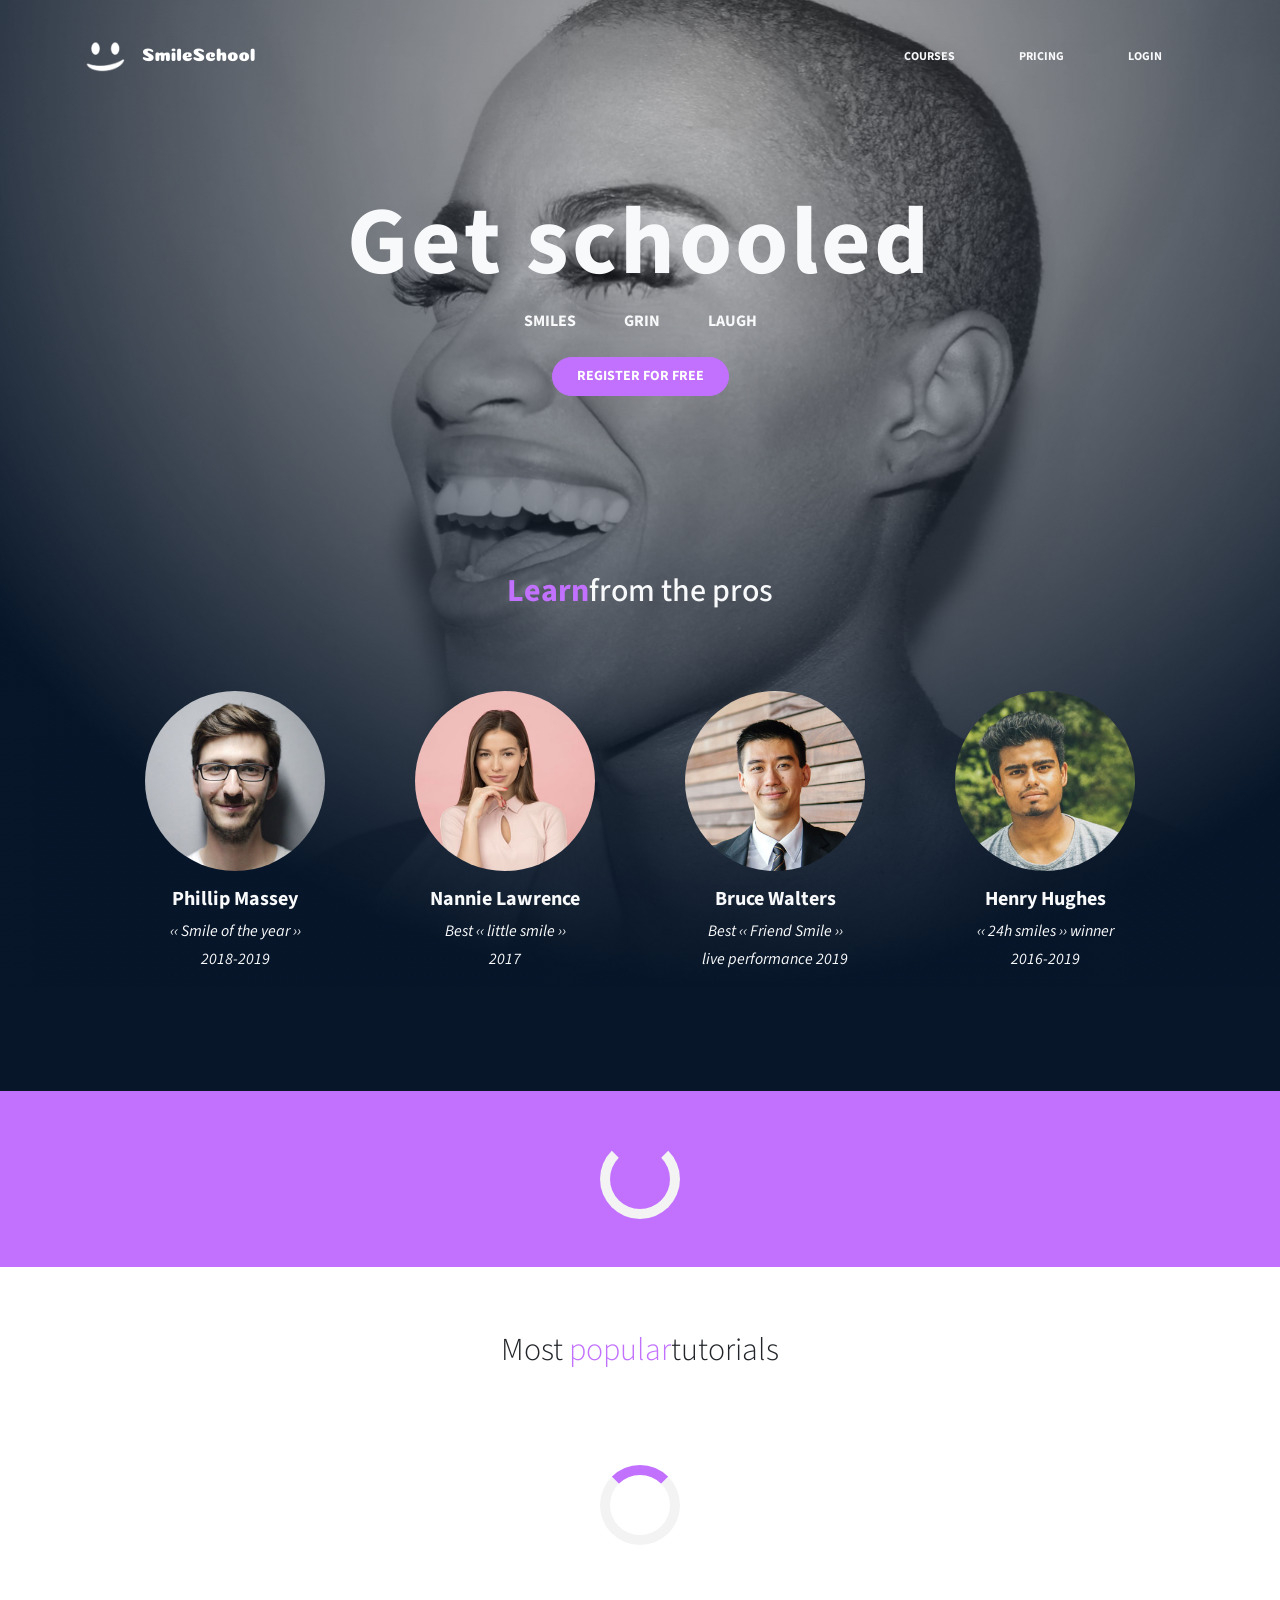
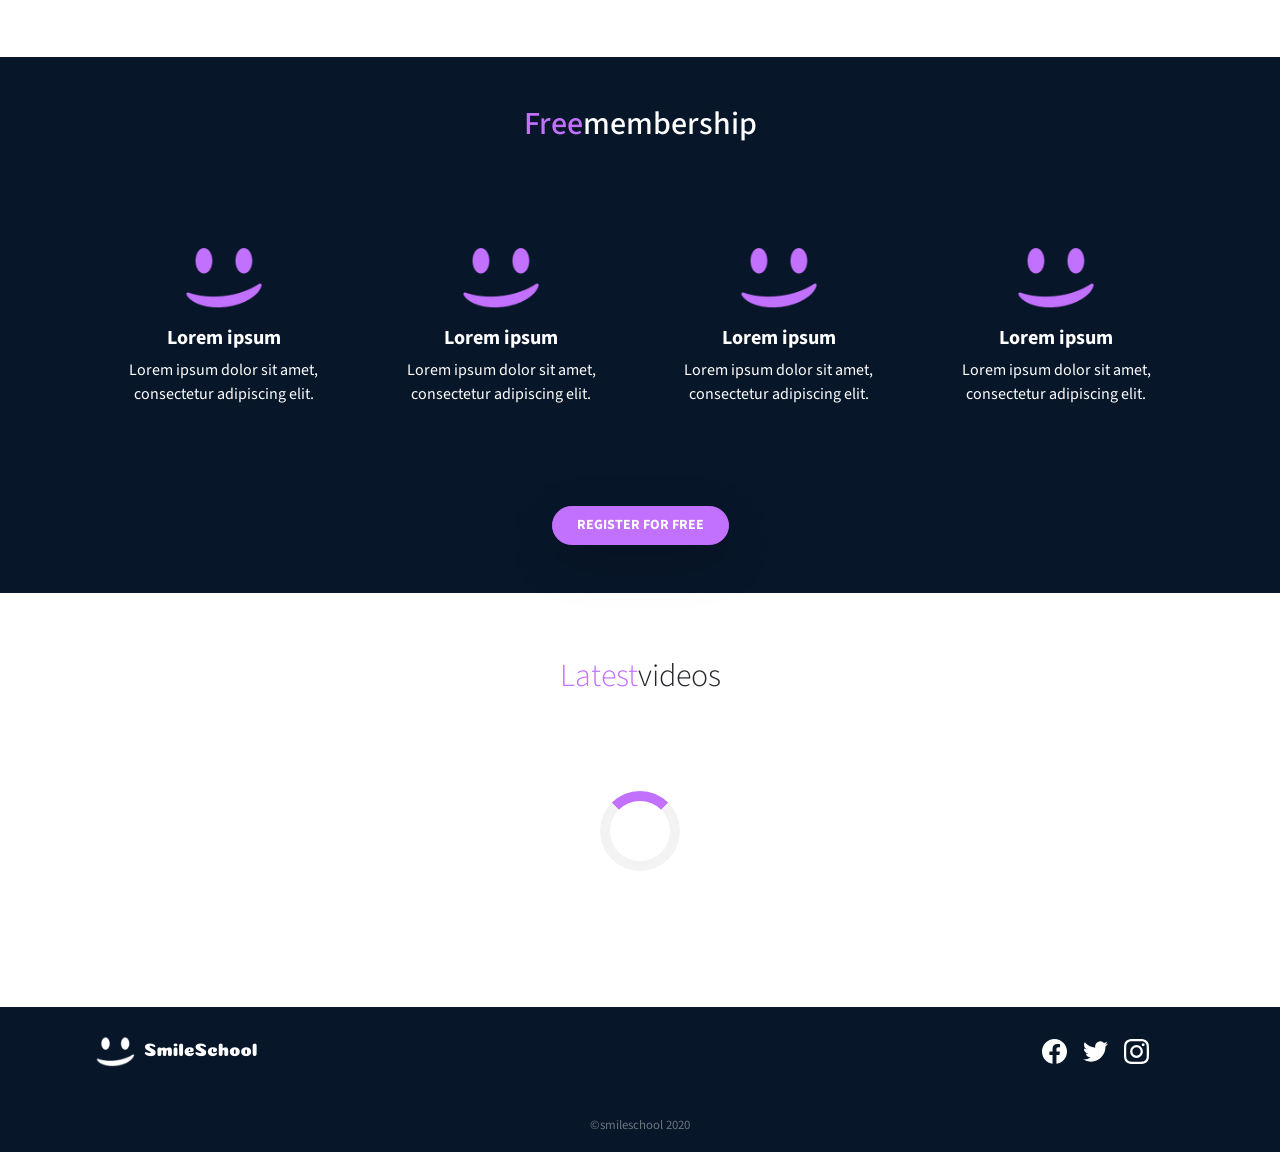
<file: index.html>
<!DOCTYPE html>
<html lang="en">

<head>
    <meta charset="UTF-8">
    <meta name="viewport" content="width=device-width, initial-scale=1.0">
    <meta http-equiv="X-UA-Compatible" content="ie=edge">
    <link rel="icon" type="image/png" href="images/favicon.png">
    <link rel="icon" type="image/x-icon" href="images/favicon.ico">
    <link href="https://fonts.googleapis.com/css?family=Source+Sans+Pro&display=swap" rel="stylesheet">
    <link href="https://fonts.googleapis.com/css?family=Coiny&display=swap" rel="stylesheet">
    <link rel="stylesheet" href="https://stackpath.bootstrapcdn.com/bootstrap/4.4.1/css/bootstrap.min.css"
        integrity="sha384-Vkoo8x4CGsO3+Hhxv8T/Q5PaXtkKtu6ug5TOeNV6gBiFeWPGFN9MuhOf23Q9Ifjh" crossorigin="anonymous">
    <link rel="stylesheet" href="styles.css">
    <title>Smile School - Homepage</title>
</head>

<body id="homepage">
    <div class="container-fluid p-0">
        <header class="container-fluid p-4">
            <nav
                class="container d-flex p-3 justify-content-between align-items-sm-center flex-sm-row flex-column position-relative">
                <input type="checkbox" name="nav-toggle" id="nav-toggle" class="d-none"><label for="nav-toggle"
                    id="nav-menu-btn" class="d-block d-sm-none"></label><a href="homepage.html">
                    <div class="logo d-flex align-items-center flex-sm-row flex-column"><img src="images/smile_off.png"
                            alt="Smile School Logo" class="logo-smile mb-3 mb-sm-0"><img src="images/logo.png"
                            alt="Smile School Logo" class="logo-words mx-3"></div>
                </a>
                <ul
                    class="nav header-nav text-uppercase font-weight-bold mx-auto mx-md-0 flex-column flex-sm-row text-center mt-3 mt-sm-0">
                    <li class="nav-item mx-3"><a href="courses.html" class="nav-link text-light">Courses</a></li>
                    <li class="nav-item mx-3"><a href="pricing.html" class="nav-link text-light">Pricing</a></li>
                    <li class="nav-item mx-3"><a href="#" class="nav-link text-light" data-toggle="modal"
                            data-target="#loginModal">Login</a></li>
                </ul>
            </nav>
            <div class="container hero-content d-flex justify-content-center flex-wrap">
                <h1 class="display-1 text-light font-weight-bold text-center hero-title">Get schooled</h1>
                <div
                    class="subtitle container font-weight-bold text-uppercase d-flex justify-content-center text-light">
                    <span class="mx-4">Smiles</span><span class="mx-4">Grin</span><span class="mx-4">Laugh</span></div>
                <button
                    class="btn btn-primary rounded-pill px-4 py-2 mt-4 mb-5 text-uppercase font-weight-bold shadow-lg">Register
                    for Free</button>
                <div class="container pros-section text-center">
                    <h2 class="h2 text-light text-center"><span class="learn font-weight-bold">Learn</span>from the pros
                    </h2>
                    <div class="row text-light pros">
                        <div class="col-6 col-sm-3 d-flex align-items-center flex-column"><img
                                src="images/profile_1.jpg" alt="Phillip Massey Icon" class="rounded-circle">
                            <h3 class="h5 mt-3 mb-1 font-weight-bold">Phillip Massey</h3>
                            <p class="font-italic my-1">&lsaquo;&lsaquo; Smile of the year &rsaquo;&rsaquo;</p>
                            <p class="font-italic">2018-2019</p>
                        </div>
                        <div class="col-6 col-sm-3 d-flex align-items-center flex-column"><img
                                src="images/profile_2.jpg" alt="Nannie Lawrence Icon" class="rounded-circle">
                            <h3 class="h5 mt-3 mb-1 font-weight-bold">Nannie Lawrence</h3>
                            <p class="font-italic my-1">Best &lsaquo;&lsaquo; little smile &rsaquo;&rsaquo;</p>
                            <p class="font-italic">2017</p>
                        </div>
                        <div class="w-100 d-block d-sm-none"></div>
                        <div class="col-6 col-sm-3 d-flex align-items-center flex-column"><img
                                src="images/profile_3.jpg" alt="Bruce Walters Icon" class="rounded-circle">
                            <h3 class="h5 mt-3 mb-1 font-weight-bold">Bruce Walters</h3>
                            <p class="font-italic my-1">Best &lsaquo;&lsaquo; Friend Smile &rsaquo;&rsaquo;</p>
                            <p class="font-italic">live performance 2019</p>
                        </div>
                        <div class="col-6 col-sm-3 d-flex align-items-center flex-column"><img
                                src="images/profile_4.jpg" alt="Henry Hughes Icon" class="rounded-circle">
                            <h3 class="h5 mt-3 mb-1 font-weight-bold">Henry Hughes</h3>
                            <p class="font-italic my-1">&lsaquo;&lsaquo; 24h smiles &rsaquo;&rsaquo; winner</p>
                            <p class="font-italic">2016-2019</p>
                        </div>
                    </div>
                </div>
            </div>
        </header>
        <main class="container-fluid p-0">
            <div class="container-fluid p-0 testimonials">
                <div class="loader-wrapper" id="testimonial-loader">
                    <div class="loader loader-bg-purple"></div>
                </div>
                <div class="container">
                    <div class="row">
                        <div class="col-sm-12">
                            <div id="testimonial-carousel" class="carousel slide w-100 d-none" data-ride="carousel">
                                <div class="carousel-inner w-100" role="listbox"></div><a href="#testimonial-carousel"
                                    class="carousel-control-prev" role="button" data-slide="prev"><img
                                        src="images/arrow_white_left.png" alt="" width="40"><span
                                        class="sr-only">Previous</span></a><a href="#testimonial-carousel"
                                    class="carousel-control-next" role="button" data-slide="next"><img
                                        src="images/arrow_white_right.png" alt="" width="40"><span
                                        class="sr-only">Next</span></a>
                            </div>
                        </div>
                    </div>
                </div>
            </div>
            <div class="container-fluid py-5" id="tutorial-section">
                <div class="container my-3">
                    <h2 class="font-weight-light text-center mb-5">Most <span class="learn">popular</span>tutorials</h2>
                    <div class="loader-wrapper" id="popular-loader">
                        <div class="loader loader-bg-purple"></div>
                    </div>
                    <div class="row mx-auto my-auto">
                        <div id="popular-carousel" class="carousel slide w-100 d-none" data-ride="carousel">
                            <div class="carousel-inner w-100" role="listbox"></div><a
                                class="carousel-control-prev w-auto" href="#popular-carousel" role="button"
                                data-slide="prev"><img src="images/arrow_black_left.png" alt="" width="20"><span
                                    class="sr-only">Previous</span></a><a class="carousel-control-next w-auto"
                                href="#popular-carousel" role="button" data-slide="next"><img
                                    src="images/arrow_black_right.png" alt="" width="20"><span
                                    class="sr-only">Next</span></a>
                        </div>
                    </div>
                </div>
            </div>
            <div class="container-fluid bg-section text-white py-5">
                <div class="container d-flex justify-content-center flex-wrap text-center">
                    <h2 class=" w-100"><span class="learn">Free</span>membership</h2>
                    <div class="row membership-section mt-5 w-100">
                        <div class="col-md-6 col-lg-3 d-flex align-items-center flex-column my-5 w-50 mx-auto"><img
                                src="images/smile_on.png" alt="Phillip Massey Icon">
                            <h3 class="h5 mt-3 mb-1 font-weight-bold">Lorem ipsum</h3>
                            <p class="my-1">Lorem ipsum dolor sit amet, consectetur adipiscing elit.</p>
                        </div>
                        <div class="col-md-6 col-lg-3 d-flex align-items-center flex-column my-5 w-50 mx-auto"><img
                                src="images/smile_on.png" alt="Phillip Massey Icon">
                            <h3 class="h5 mt-3 mb-1 font-weight-bold">Lorem ipsum</h3>
                            <p class="my-1">Lorem ipsum dolor sit amet, consectetur adipiscing elit.</p>
                        </div>
                        <div class="w-100 d-block d-sm-none"></div>
                        <div class="col-md-6 col-lg-3 d-flex align-items-center flex-column my-5 w-50 mx-auto"><img
                                src="images/smile_on.png" alt="Phillip Massey Icon">
                            <h3 class="h5 mt-3 mb-1 font-weight-bold">Lorem ipsum</h3>
                            <p class="my-1">Lorem ipsum dolor sit amet, consectetur adipiscing elit.</p>
                        </div>
                        <div class="col-md-6 col-lg-3 d-flex align-items-center flex-column my-5 w-50 mx-auto"><img
                                src="images/smile_on.png" alt="Phillip Massey Icon">
                            <h3 class="h5 mt-3 mb-1 font-weight-bold">Lorem ipsum</h3>
                            <p class="my-1">Lorem ipsum dolor sit amet, consectetur adipiscing elit.</p>
                        </div>
                    </div><button
                        class="btn btn-primary rounded-pill px-4 py-2 mt-5 text-uppercase font-weight-bold shadow-lg">Register
                        for Free</button>
                </div>
            </div>
            <div class="container-fluid py-5" id="latest-section">
                <div class="container my-3">
                    <h2 class="font-weight-light text-center mb-5"><span class="learn">Latest</span>videos</h2>
                    <div class="loader-wrapper" id="latest-loader">
                        <div class="loader loader-bg-purple"></div>
                    </div>
                    <div class="row mx-auto my-auto">
                        <div id="latest-carousel" class="carousel slide w-100 d-none" data-ride="carousel">
                            <div class="carousel-inner w-100" role="listbox"></div><a
                                class="carousel-control-prev w-auto" href="#latest-carousel" role="button"
                                data-slide="prev"><img src="images/arrow_black_left.png" alt="" width="20"><span
                                    class="sr-only">Previous</span></a><a class="carousel-control-next w-auto"
                                href="#latest-carousel" role="button" data-slide="next"><img
                                    src="images/arrow_black_right.png" alt="" width="20"><span
                                    class="sr-only">Next</span></a>
                        </div>
                    </div>
                </div>
            </div>
        </main>
        <footer class="font-small bg-section text-white">
            <div class="container-fluid text-center px-5">
                <div class="row align-items-center justify-content-space-between mt-4">
                    <div class="col-sm-3 mr-auto my-4"><a class="navbar-brand text-white font-weight-bold"
                            href="0-homepage.html"><img class="logo-smile mr-2" src="images/smile_off.png" /><img
                                class="logo-smile" src="images/logo.png" /></a></div>
                    <div class="col-sm-3 ml-auto">
                        <div class="list-unstyled d-flex justify-content-center my-4">
                            <div><a href="https://www.linkedin.com/in/carlos-andres-garcia-morales-036992183/"><span
                                        class="social text-white font-weight-normal m-2"><svg viewbox="0 0 24 24"
                                            xmlns="http://www.w3.org/2000/svg" width="25" height="25">
                                            <title>Follow in Facebook </title>
                                            <path
                                                d="M23.998 12c0-6.628-5.372-12-11.999-12C5.372 0 0 5.372 0 12c0 5.988 4.388 10.952 10.124 11.852v-8.384H7.078v-3.469h3.046V9.356c0-3.008 1.792-4.669 4.532-4.669 1.313 0 2.686.234 2.686.234v2.953H15.83c-1.49 0-1.955.925-1.955 1.874V12h3.328l-.532 3.469h-2.796v8.384c5.736-.9 10.124-5.864 10.124-11.853z" />
                                        </svg></span></a></div>
                            <div><a href="https://twitter.com/karlgarmor"><span
                                        class="social text-white font-weight-normal m-2"><svg viewbox="0 0 24 24"
                                            xmlns="http://www.w3.org/2000/svg" width="25" height="25">
                                            <title>Follow in Twitter</title>
                                            <path
                                                d="M23.954 4.569a10 10 0 0 1-2.825.775 4.958 4.958 0 0 0 2.163-2.723c-.951.555-2.005.959-3.127 1.184a4.92 4.92 0 0 0-8.384 4.482C7.691 8.094 4.066 6.13 1.64 3.161a4.822 4.822 0 0 0-.666 2.475c0 1.71.87 3.213 2.188 4.096a4.904 4.904 0 0 1-2.228-.616v.061a4.923 4.923 0 0 0 3.946 4.827 4.996 4.996 0 0 1-2.212.085 4.937 4.937 0 0 0 4.604 3.417 9.868 9.868 0 0 1-6.102 2.105c-.39 0-.779-.023-1.17-.067a13.995 13.995 0 0 0 7.557 2.209c9.054 0 13.999-7.496 13.999-13.986 0-.209 0-.42-.015-.63a9.936 9.936 0 0 0 2.46-2.548l-.047-.02z" />
                                        </svg></span></a></div>
                            <div><a href="https://www.instagram.com/karlgarmor/?hl=es-la"><span
                                        class="social text-white font-weight-normal m-2"><svg viewbox="0 0 24 24"
                                            xmlns="http://www.w3.org/2000/svg" width="25" height="25">
                                            <title>Follow in Instagram</title>
                                            <path
                                                d="M12 0C8.74 0 8.333.015 7.053.072 5.775.132 4.905.333 4.14.63c-.789.306-1.459.717-2.126 1.384S.935 3.35.63 4.14C.333 4.905.131 5.775.072 7.053.012 8.333 0 8.74 0 12s.015 3.667.072 4.947c.06 1.277.261 2.148.558 2.913a5.885 5.885 0 0 0 1.384 2.126A5.868 5.868 0 0 0 4.14 23.37c.766.296 1.636.499 2.913.558C8.333 23.988 8.74 24 12 24s3.667-.015 4.947-.072c1.277-.06 2.148-.262 2.913-.558a5.898 5.898 0 0 0 2.126-1.384 5.86 5.86 0 0 0 1.384-2.126c.296-.765.499-1.636.558-2.913.06-1.28.072-1.687.072-4.947s-.015-3.667-.072-4.947c-.06-1.277-.262-2.149-.558-2.913a5.89 5.89 0 0 0-1.384-2.126A5.847 5.847 0 0 0 19.86.63c-.765-.297-1.636-.499-2.913-.558C15.667.012 15.26 0 12 0zm0 2.16c3.203 0 3.585.016 4.85.071 1.17.055 1.805.249 2.227.415.562.217.96.477 1.382.896.419.42.679.819.896 1.381.164.422.36 1.057.413 2.227.057 1.266.07 1.646.07 4.85s-.015 3.585-.074 4.85c-.061 1.17-.256 1.805-.421 2.227a3.81 3.81 0 0 1-.899 1.382 3.744 3.744 0 0 1-1.38.896c-.42.164-1.065.36-2.235.413-1.274.057-1.649.07-4.859.07-3.211 0-3.586-.015-4.859-.074-1.171-.061-1.816-.256-2.236-.421a3.716 3.716 0 0 1-1.379-.899 3.644 3.644 0 0 1-.9-1.38c-.165-.42-.359-1.065-.42-2.235-.045-1.26-.061-1.649-.061-4.844 0-3.196.016-3.586.061-4.861.061-1.17.255-1.814.42-2.234.21-.57.479-.96.9-1.381.419-.419.81-.689 1.379-.898.42-.166 1.051-.361 2.221-.421 1.275-.045 1.65-.06 4.859-.06l.045.03zm0 3.678a6.162 6.162 0 1 0 0 12.324 6.162 6.162 0 1 0 0-12.324zM12 16c-2.21 0-4-1.79-4-4s1.79-4 4-4 4 1.79 4 4-1.79 4-4 4zm7.846-10.405a1.441 1.441 0 0 1-2.88 0 1.44 1.44 0 0 1 2.88 0z" />
                                        </svg></span></a></div>
                        </div>
                    </div>
                </div>
                <div class="text-center py-3 text-secondary"><small>©smileschool 2020</small></div>
            </div>
        </footer>
        <div id="loginModal" class="modal" tabindex="-1">
            <div class="modal-dialog modal-dialog-centered">
                <div class="modal-content">
                    <div class="modal-header testimonials">
                        <h5 class="modal-title"><img class="logo-smile mr-2" src="images/smile_off.png" /><img
                                class="logo-smile" src="images/logologin.png" /></h5><button type="button"
                            class="close text-white" data-dismiss="modal" aria-label="Close"><span
                                aria-hidden="true">&times;</span></button>
                    </div>
                    <div class="modal-body">
                        <form>
                            <div class="form-group row"><label for="staticEmail"
                                    class="col-sm-2 col-form-label font-weight-bolder">Email</label>
                                <div class="col-sm-10"><input type="text" class="form-control-plaintext"
                                        id="staticEmail" placeholder="Carlos@example.com"></div>
                            </div>
                            <div class="form-group row"><label for="inputPassword"
                                    class="col-sm-2 col-form-label font-weight-bolder">Password</label>
                                <div class="col-sm-10"><input type="password" class="form-control" id="inputPassword">
                                </div>
                            </div>
                        </form>
                    </div>
                    <div class="modal-footer"><button type="button"
                            class="btn p-3 px-5 text-white mx-auto font-weight-bolder">ACCESS</button></div>
                </div>
            </div>
        </div>
    </div>
    <script src="https://code.jquery.com/jquery-3.4.1.min.js"
        integrity="sha256-CSXorXvZcTkaix6Yvo6HppcZGetbYMGWSFlBw8HfCJo=" crossorigin="anonymous"></script>
    <script src="https://stackpath.bootstrapcdn.com/bootstrap/4.4.1/js/bootstrap.min.js"
        integrity="sha384-wfSDF2E50Y2D1uUdj0O3uMBJnjuUD4Ih7YwaYd1iqfktj0Uod8GCExl3Og8ifwB6"
        crossorigin="anonymous"></script>
    <script src="https://cdnjs.cloudflare.com/ajax/libs/popper.js/1.12.9/umd/popper.min.js"
        integrity="sha384-ApNbgh9B+Y1QKtv3Rn7W3mgPxhU9K/ScQsAP7hUibX39j7fakFPskvXusvfa0b4Q"
        crossorigin="anonymous"></script>
    <script src="scripts.js"></script>
</body>

</html>
</file>
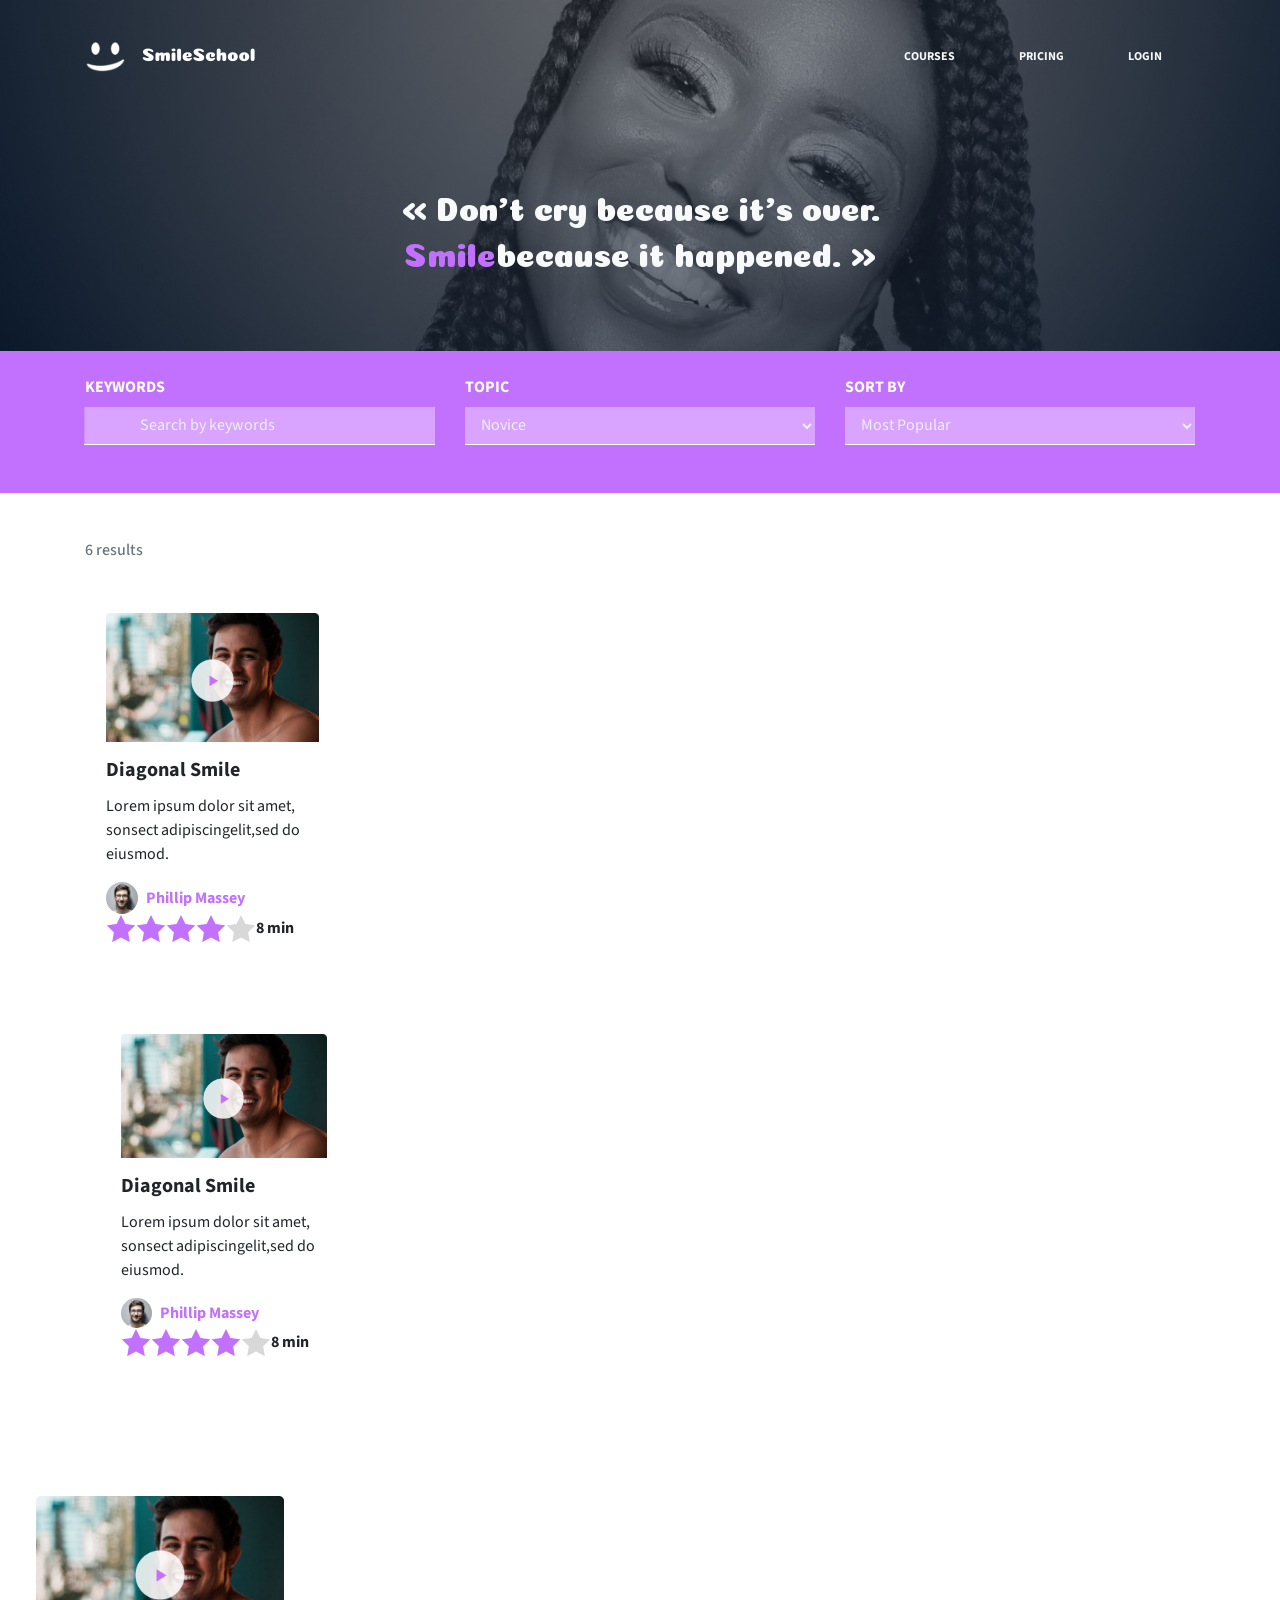
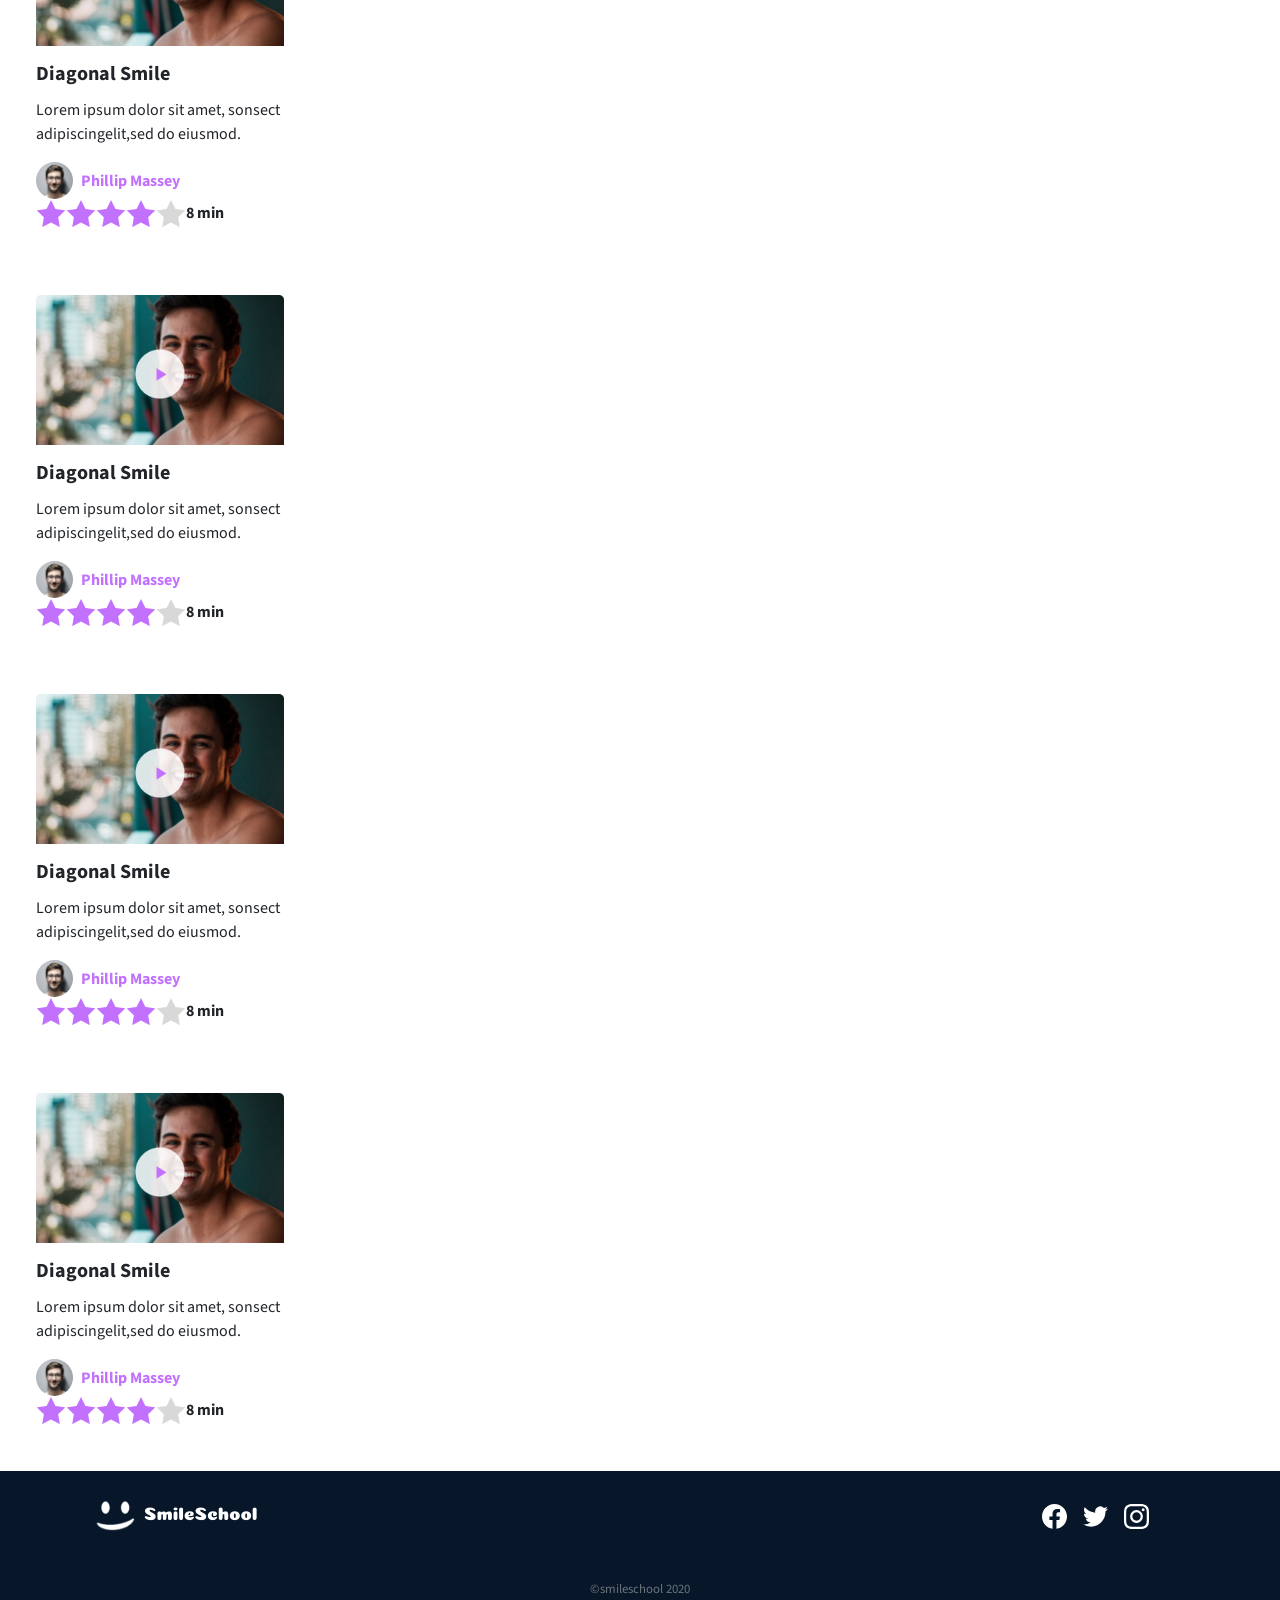
<file: 0-courses.html>
<!DOCTYPE html>
<html lang="en">

<head>
    <meta charset="UTF-8">
    <meta name="viewport" content="width=device-width, initial-scale=1.0">
    <meta http-equiv="X-UA-Compatible" content="ie=edge">
    <link rel="icon" type="image/png" href="images/favicon.png">
    <link rel="icon" type="image/x-icon" href="images/favicon.ico">
    <link href="https://fonts.googleapis.com/css?family=Source+Sans+Pro&display=swap" rel="stylesheet">
    <link href="https://fonts.googleapis.com/css?family=Coiny&display=swap" rel="stylesheet">
    <link rel="stylesheet" href="https://stackpath.bootstrapcdn.com/bootstrap/4.4.1/css/bootstrap.min.css"
        integrity="sha384-Vkoo8x4CGsO3+Hhxv8T/Q5PaXtkKtu6ug5TOeNV6gBiFeWPGFN9MuhOf23Q9Ifjh" crossorigin="anonymous">
    <link rel="stylesheet" href="styles.css">
    <title>Smile School - Courses</title>
</head>

<body class="container-fluid p-0">
    <header id="courses-page" class="container-fluid p-4">
        <nav
            class="container d-flex p-3 justify-content-between align-items-sm-center flex-sm-row flex-column position-relative">
            <input type="checkbox" name="nav-toggle" id="nav-toggle" class="d-none"><label for="nav-toggle"
                id="nav-menu-btn" class="d-block d-sm-none"></label><a href="0-homepage.html">
                <div class="logo d-flex align-items-center flex-sm-row flex-column"><img src="images/smile_off.png"
                        alt="Smile School Logo" class="logo-smile mb-3 mb-sm-0"><img src="images/logo.png"
                        alt="Smile School Logo" class="logo-words mx-3"></div>
            </a>
            <ul
                class="nav header-nav text-uppercase font-weight-bold mx-auto mx-md-0 flex-column flex-sm-row text-center mt-3 mt-sm-0">
                <li class="nav-item mx-3"><a href="0-courses.html" class="nav-link text-light">Courses</a></li>
                <li class="nav-item mx-3"><a href="0-pricing.html" class="nav-link text-light">Pricing</a></li>
                <li class="nav-item mx-3"><a href="#" class="nav-link text-light" data-toggle="modal"
                        data-target="#loginModal">Login</a></li>
            </ul>
        </nav>
        <div class="container hero-content d-flex justify-content-center flex-wrap pb-5">
            <h1 class="h2 text-light text-center font-coiny w-100">« Don’t cry because it’s over.</h1>
            <h1 class="h2 text-light text-center font-coiny w-100"><span class="learn font-coiny">Smile</span>because it
                happened. »</h1>
        </div>
    </header>
    <main>
        <div class="container-fluid p-0 bg-purple" id="search-filters">
            <div class="container py-4 text-white text-uppercase font-weight-bold">
                <form>
                    <div class="row">
                        <div class="col-md-12 col-lg-4 form-group"><label for="keywords"
                                class="d-block">Keywords</label>
                            <div class="input-group mb-2">
                                <div class="input-group-prepend">
                                    <div class="input-group-text bg-white"><svg width="20" height="20"
                                            xmlns="http://www.w3.org/2000/svg" fill-rule="evenodd" clip-rule="evenodd">
                                            <pathd="M15.853 16.56c-1.683 1.517-3.911 2.44-6.353 2.44-5.243
                                                0-9.5-4.257-9.5-9.5s4.257-9.5 9.5-9.5 9.5 4.257 9.5 9.5c0 2.442-.923
                                                4.67-2.44 6.353l7.44 7.44-.707.707-7.44-7.44zm-6.353-15.56c4.691 0 8.5
                                                3.809 8.5 8.5s-3.809 8.5-8.5 8.5-8.5-3.809-8.5-8.5 3.809-8.5
                                                8.5-8.5z" />
                                        </svg></div>
                                </div><input type="text" id="keywords" placeholder="Search by keywords"
                                    class="form-control">
                            </div>
                        </div>
                        <div class="col-md-6 col-lg-4 form-group"><label for="topic" class="d-block">Topic</label>
                            <div class="input-group mb-2"><select name="topic" id="topic" class="form-control">
                                    <option value="novice">Novice</option>
                                    <option value="intermediate">Intermediate</option>
                                    <option value="expert">Expert</option>
                                </select></div>
                        </div>
                        <div class="col-md-6 col-lg-4 form-group"><label for="sort-by" class="d-block">Sort By</label>
                            <div class="input-group mb-2"><select name="sort-by" id="sort-by" class="form-control">
                                    <option value="popular">Most Popular</option>
                                    <option value="recent">Most Recent</option>
                                    <option value="viewed">Most Viewed</option>
                                </select></div>
                        </div>
                    </div>
                </form>
            </div>
        </div>
        <div class="container py-5" id="course-listing">
            <h6 class="text-secondary">6 results</h6>
            <div class="row">
                <div class="col-md-6 col-lg-4 col-xl-3 my-4">
                    <div class="card card-body">
                        <div class="video"><img class="img-fluid" src="images/thumbnail_1.jpg" alt=""><img
                                src="images/play.png" alt="" class="play-btn"></div>
                        <h5 class="card-title font-weight-bold mt-3">Diagonal Smile</h5>
                        <p class="card-text">Lorem ipsum dolor sit amet, sonsect adipiscingelit,sed do eiusmod.</p>
                        <div class="tutorial-author d-flex align-items-center"><img src="images/profile_1.jpg" alt=""
                                class="rounded-circle"><span class="ml-2 font-weight-bold">Phillip Massey</span></div>
                        <divclass="mt-3 tutorial-info d-flex justify-content-between align-items-center"><span
                                class="rating"><img src="images/star_on.png" alt=""><img src="images/star_on.png"
                                    alt=""><img src="images/star_on.png" alt=""><img src="images/star_on.png"
                                    alt=""><img src="images/star_off.png" alt=""></span><span
                                class="length font-weight-bold">8 min</span>
                    </div>
                </div>
            </div>
            <div class="col-md-6 col-lg-4 col-xl-3 my-4">
                <div class="card card-body">
                    <div class="video"><img class="img-fluid" src="images/thumbnail_1.jpg" alt=""><img
                            src="images/play.png" alt="Video Thumbnail" class="play-btn"></div>
                    <h5 class="card-title font-weight-bold mt-3">Diagonal Smile</h5>
                    <p class="card-text">Lorem ipsum dolor sit amet, sonsect adipiscingelit,sed do eiusmod.</p>
                    <div class="tutorial-author d-flex align-items-center"><img src="images/profile_1.jpg" alt=""
                            class="rounded-circle"><span class="ml-2 font-weight-bold">Phillip Massey</span></div>
                    <divclass="mt-3 tutorial-info d-flex justify-content-between align-items-center"><span
                            class="rating"><img src="images/star_on.png" alt=""><img src="images/star_on.png"
                                alt=""><img src="images/star_on.png" alt=""><img src="images/star_on.png" alt=""><img
                                src="images/star_off.png" alt=""></span><span class="length font-weight-bold">8
                            min</span>
                </div>
            </div>
        </div>
        <div class="col-md-6 col-lg-4 col-xl-3 my-4">
            <div class="card card-body">
                <div class="video"><img class="img-fluid" src="images/thumbnail_1.jpg" alt=""><img src="images/play.png"
                        alt="Video Thumbnail" class="play-btn"></div>
                <h5 class="card-title font-weight-bold mt-3">Diagonal Smile</h5>
                <p class="card-text">Lorem ipsum dolor sit amet, sonsect adipiscingelit,sed do eiusmod.</p>
                <div class="tutorial-author d-flex align-items-center"><img src="images/profile_1.jpg" alt=""
                        class="rounded-circle"><span class="ml-2 font-weight-bold">Phillip Massey</span></div>
                <divclass="mt-3 tutorial-info d-flex justify-content-between align-items-center"><span
                        class="rating"><img src="images/star_on.png" alt=""><img src="images/star_on.png" alt=""><img
                            src="images/star_on.png" alt=""><img src="images/star_on.png" alt=""><img
                            src="images/star_off.png" alt=""></span><span class="length font-weight-bold">8 min</span>
            </div>
        </div>
        </div>
        <div class="col-md-6 col-lg-4 col-xl-3 my-4">
            <div class="card card-body">
                <div class="video"><img class="img-fluid" src="images/thumbnail_1.jpg" alt=""><img src="images/play.png"
                        alt="Video Thumbnail" class="play-btn"></div>
                <h5 class="card-title font-weight-bold mt-3">Diagonal Smile</h5>
                <p class="card-text">Lorem ipsum dolor sit amet, sonsect adipiscingelit,sed do eiusmod.</p>
                <div class="tutorial-author d-flex align-items-center"><img src="images/profile_1.jpg" alt=""
                        class="rounded-circle"><span class="ml-2 font-weight-bold">Phillip Massey</span></div>
                <divclass="mt-3 tutorial-info d-flex justify-content-between align-items-center"><span
                        class="rating"><img src="images/star_on.png" alt=""><img src="images/star_on.png" alt=""><img
                            src="images/star_on.png" alt=""><img src="images/star_on.png" alt=""><img
                            src="images/star_off.png" alt=""></span><span class="length font-weight-bold">8 min</span>
            </div>
        </div>
        </div>
        <div class="col-md-6 col-lg-4 col-xl-3 my-4">
            <div class="card card-body">
                <div class="video"><img class="img-fluid" src="images/thumbnail_1.jpg" alt=""><img src="images/play.png"
                        alt="Video Thumbnail" class="play-btn"></div>
                <h5 class="card-title font-weight-bold mt-3">Diagonal Smile</h5>
                <p class="card-text">Lorem ipsum dolor sit amet, sonsect adipiscingelit,sed do eiusmod.</p>
                <div class="tutorial-author d-flex align-items-center"><img src="images/profile_1.jpg" alt=""
                        class="rounded-circle"><span class="ml-2 font-weight-bold">Phillip Massey</span></div>
                <divclass="mt-3 tutorial-info d-flex justify-content-between align-items-center"><span
                        class="rating"><img src="images/star_on.png" alt=""><img src="images/star_on.png" alt=""><img
                            src="images/star_on.png" alt=""><img src="images/star_on.png" alt=""><img
                            src="images/star_off.png" alt=""></span><span class="length font-weight-bold">8 min</span>
            </div>
        </div>
        </div>
        <div class="col-md-6 col-lg-4 col-xl-3 my-4">
            <div class="card card-body">
                <div class="video"><img class="img-fluid" src="images/thumbnail_1.jpg" alt=""><img src="images/play.png"
                        alt="Video Thumbnail" class="play-btn"></div>
                <h5 class="card-title font-weight-bold mt-3">Diagonal Smile</h5>
                <p class="card-text">Lorem ipsum dolor sit amet, sonsect adipiscingelit,sed do eiusmod.</p>
                <div class="tutorial-author d-flex align-items-center"><img src="images/profile_1.jpg" alt=""
                        class="rounded-circle"><span class="ml-2 font-weight-bold">Phillip Massey</span></div>
                <divclass="mt-3 tutorial-info d-flex justify-content-between align-items-center"><span
                        class="rating"><img src="images/star_on.png" alt=""><img src="images/star_on.png" alt=""><img
                            src="images/star_on.png" alt=""><img src="images/star_on.png" alt=""><img
                            src="images/star_off.png" alt=""></span><span class="length font-weight-bold">8 min</span>
            </div>
        </div>
        </div>
        </div>
        </div>
    </main>
    <footer class="font-small bg-section text-white">
        <div class="container-fluid text-center px-5">
            <div class="row align-items-center justify-content-space-between mt-4">
                <div class="col-sm-3 mr-auto my-4"><a class="navbar-brand text-white font-weight-bold"
                        href="0-homepage.html"><img class="logo-smile mr-2" src="images/smile_off.png" /><img
                            class="logo-smile" src="images/logo.png" /></a></div>
                <div class="col-sm-3 ml-auto">
                    <div class="list-unstyled d-flex justify-content-center my-4">
                        <div><a href="https://www.linkedin.com/in/carlos-andres-garcia-morales-036992183/"><span
                                    class="social text-white font-weight-normal m-2"><svg viewbox="0 0 24 24"
                                        xmlns="http://www.w3.org/2000/svg" width="25" height="25">
                                        <title>Follow in Facebook </title>
                                        <path
                                            d="M23.998 12c0-6.628-5.372-12-11.999-12C5.372 0 0 5.372 0 12c0 5.988 4.388 10.952 10.124 11.852v-8.384H7.078v-3.469h3.046V9.356c0-3.008 1.792-4.669 4.532-4.669 1.313 0 2.686.234 2.686.234v2.953H15.83c-1.49 0-1.955.925-1.955 1.874V12h3.328l-.532 3.469h-2.796v8.384c5.736-.9 10.124-5.864 10.124-11.853z" />
                                    </svg></span></a></div>
                        <div><a href="https://twitter.com/karlgarmor"><span
                                    class="social text-white font-weight-normal m-2"><svg viewbox="0 0 24 24"
                                        xmlns="http://www.w3.org/2000/svg" width="25" height="25">
                                        <title>Follow in Twitter</title>
                                        <path
                                            d="M23.954 4.569a10 10 0 0 1-2.825.775 4.958 4.958 0 0 0 2.163-2.723c-.951.555-2.005.959-3.127 1.184a4.92 4.92 0 0 0-8.384 4.482C7.691 8.094 4.066 6.13 1.64 3.161a4.822 4.822 0 0 0-.666 2.475c0 1.71.87 3.213 2.188 4.096a4.904 4.904 0 0 1-2.228-.616v.061a4.923 4.923 0 0 0 3.946 4.827 4.996 4.996 0 0 1-2.212.085 4.937 4.937 0 0 0 4.604 3.417 9.868 9.868 0 0 1-6.102 2.105c-.39 0-.779-.023-1.17-.067a13.995 13.995 0 0 0 7.557 2.209c9.054 0 13.999-7.496 13.999-13.986 0-.209 0-.42-.015-.63a9.936 9.936 0 0 0 2.46-2.548l-.047-.02z" />
                                    </svg></span></a></div>
                        <div><a href="https://www.instagram.com/karlgarmor/?hl=es-la"><span
                                    class="social text-white font-weight-normal m-2"><svg viewbox="0 0 24 24"
                                        xmlns="http://www.w3.org/2000/svg" width="25" height="25">
                                        <title>Follow in Instagram</title>
                                        <path
                                            d="M12 0C8.74 0 8.333.015 7.053.072 5.775.132 4.905.333 4.14.63c-.789.306-1.459.717-2.126 1.384S.935 3.35.63 4.14C.333 4.905.131 5.775.072 7.053.012 8.333 0 8.74 0 12s.015 3.667.072 4.947c.06 1.277.261 2.148.558 2.913a5.885 5.885 0 0 0 1.384 2.126A5.868 5.868 0 0 0 4.14 23.37c.766.296 1.636.499 2.913.558C8.333 23.988 8.74 24 12 24s3.667-.015 4.947-.072c1.277-.06 2.148-.262 2.913-.558a5.898 5.898 0 0 0 2.126-1.384 5.86 5.86 0 0 0 1.384-2.126c.296-.765.499-1.636.558-2.913.06-1.28.072-1.687.072-4.947s-.015-3.667-.072-4.947c-.06-1.277-.262-2.149-.558-2.913a5.89 5.89 0 0 0-1.384-2.126A5.847 5.847 0 0 0 19.86.63c-.765-.297-1.636-.499-2.913-.558C15.667.012 15.26 0 12 0zm0 2.16c3.203 0 3.585.016 4.85.071 1.17.055 1.805.249 2.227.415.562.217.96.477 1.382.896.419.42.679.819.896 1.381.164.422.36 1.057.413 2.227.057 1.266.07 1.646.07 4.85s-.015 3.585-.074 4.85c-.061 1.17-.256 1.805-.421 2.227a3.81 3.81 0 0 1-.899 1.382 3.744 3.744 0 0 1-1.38.896c-.42.164-1.065.36-2.235.413-1.274.057-1.649.07-4.859.07-3.211 0-3.586-.015-4.859-.074-1.171-.061-1.816-.256-2.236-.421a3.716 3.716 0 0 1-1.379-.899 3.644 3.644 0 0 1-.9-1.38c-.165-.42-.359-1.065-.42-2.235-.045-1.26-.061-1.649-.061-4.844 0-3.196.016-3.586.061-4.861.061-1.17.255-1.814.42-2.234.21-.57.479-.96.9-1.381.419-.419.81-.689 1.379-.898.42-.166 1.051-.361 2.221-.421 1.275-.045 1.65-.06 4.859-.06l.045.03zm0 3.678a6.162 6.162 0 1 0 0 12.324 6.162 6.162 0 1 0 0-12.324zM12 16c-2.21 0-4-1.79-4-4s1.79-4 4-4 4 1.79 4 4-1.79 4-4 4zm7.846-10.405a1.441 1.441 0 0 1-2.88 0 1.44 1.44 0 0 1 2.88 0z" />
                                    </svg></span></a></div>
                    </div>
                </div>
            </div>
            <div class="text-center py-3 text-secondary"><small>©smileschool 2020</small></div>
        </div>
    </footer>
    <div id="loginModal" class="modal" tabindex="-1">
        <div class="modal-dialog modal-dialog-centered">
            <div class="modal-content">
                <div class="modal-header testimonials">
                    <h5 class="modal-title"><img class="logo-smile mr-2" src="images/smile_off.png" /><img
                            class="logo-smile" src="images/logologin.png" /></h5><button type="button"
                        class="close text-white" data-dismiss="modal" aria-label="Close"><span
                            aria-hidden="true">&times;</span></button>
                </div>
                <div class="modal-body">
                    <form>
                        <div class="form-group row"><label for="staticEmail"
                                class="col-sm-2 col-form-label font-weight-bolder">Email</label>
                            <div class="col-sm-10"><input type="text" class="form-control-plaintext" id="staticEmail"
                                    placeholder="Carlos@example.com"></div>
                        </div>
                        <div class="form-group row"><label for="inputPassword"
                                class="col-sm-2 col-form-label font-weight-bolder">Password</label>
                            <div class="col-sm-10"><input type="password" class="form-control" id="inputPassword"></div>
                        </div>
                    </form>
                </div>
                <div class="modal-footer"><button type="button"
                        class="btn p-3 px-5 text-white mx-auto font-weight-bolder">ACCESS</button></div>
            </div>
        </div>
    </div>
    </div>
    <script src="https://code.jquery.com/jquery-3.4.1.min.js"
        integrity="sha256-CSXorXvZcTkaix6Yvo6HppcZGetbYMGWSFlBw8HfCJo=" crossorigin="anonymous"></script>
    <script src="https://stackpath.bootstrapcdn.com/bootstrap/4.4.1/js/bootstrap.min.js"
        integrity="sha384-wfSDF2E50Y2D1uUdj0O3uMBJnjuUD4Ih7YwaYd1iqfktj0Uod8GCExl3Og8ifwB6"
        crossorigin="anonymous"></script>
    <script src="https://cdnjs.cloudflare.com/ajax/libs/popper.js/1.12.9/umd/popper.min.js"
        integrity="sha384-ApNbgh9B+Y1QKtv3Rn7W3mgPxhU9K/ScQsAP7hUibX39j7fakFPskvXusvfa0b4Q"
        crossorigin="anonymous"></script>
    <script src="scripts.js"></script>
</body>

</html>
</file>
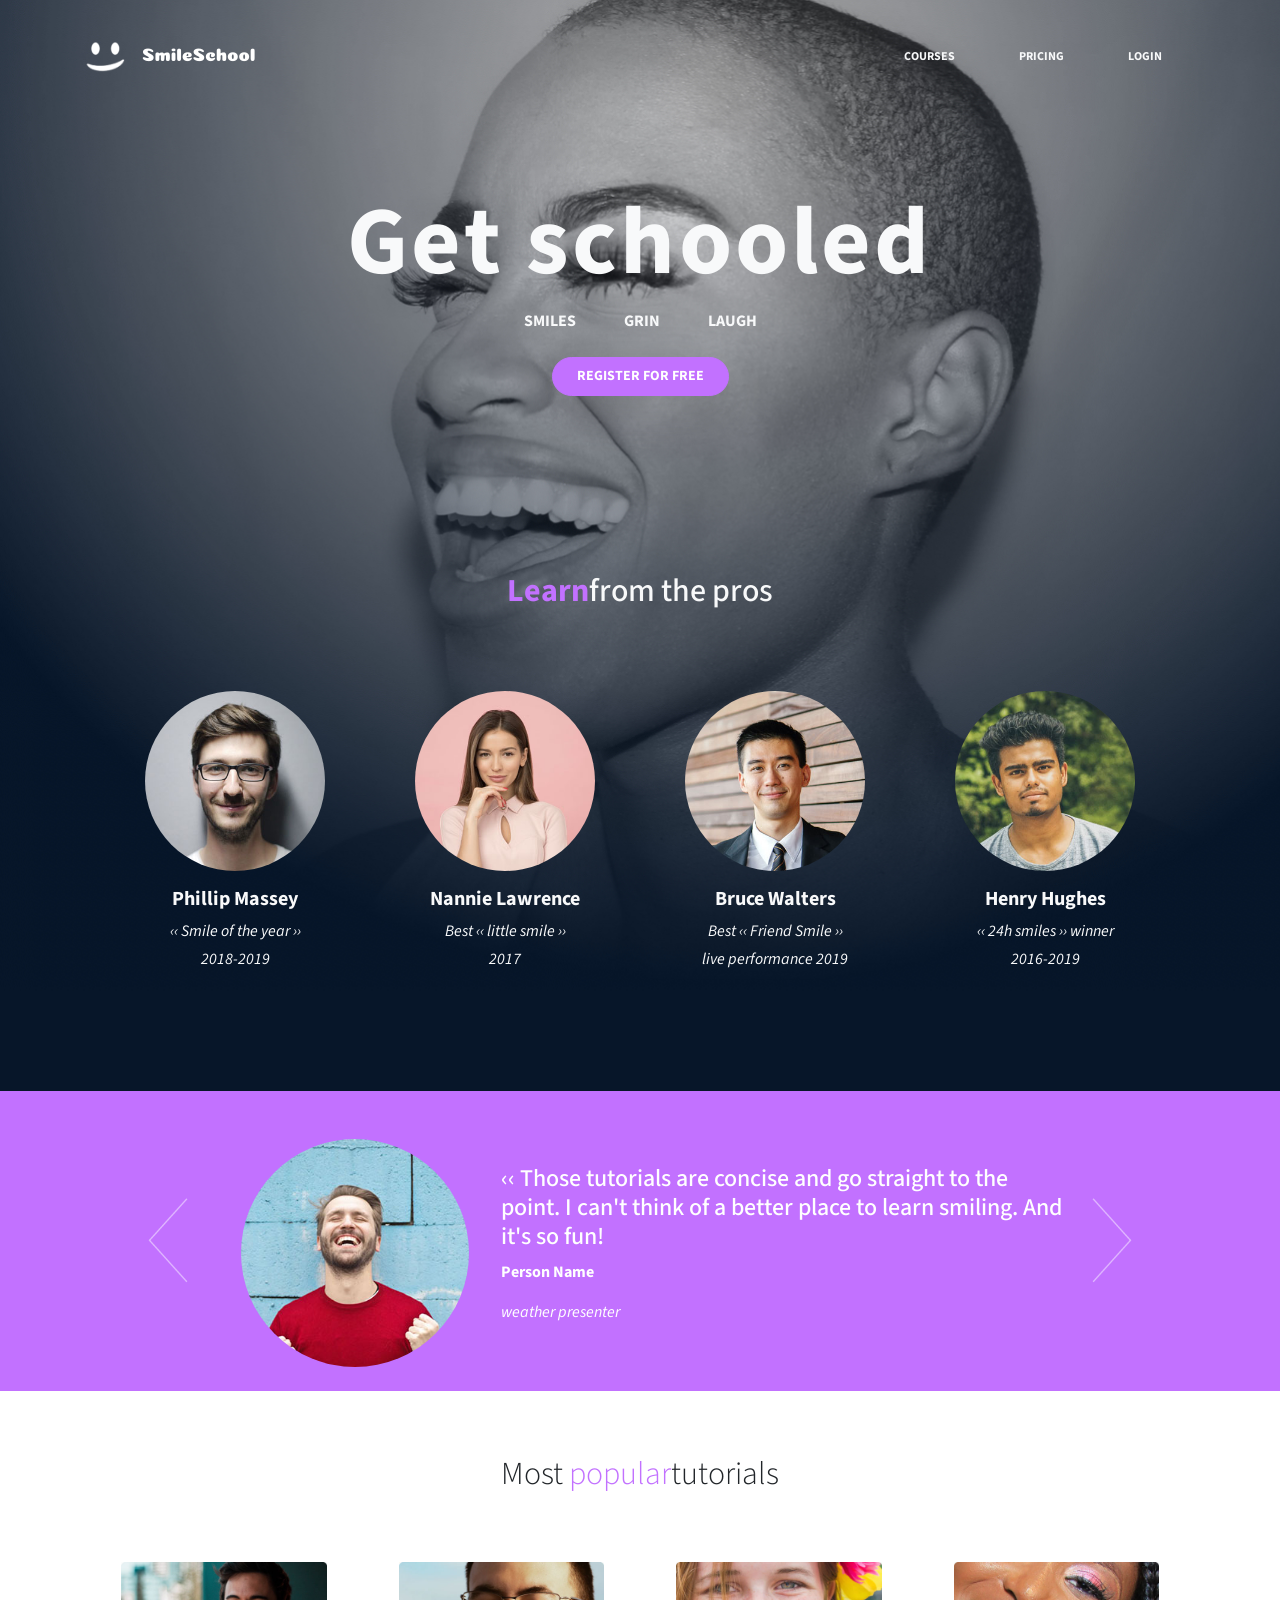
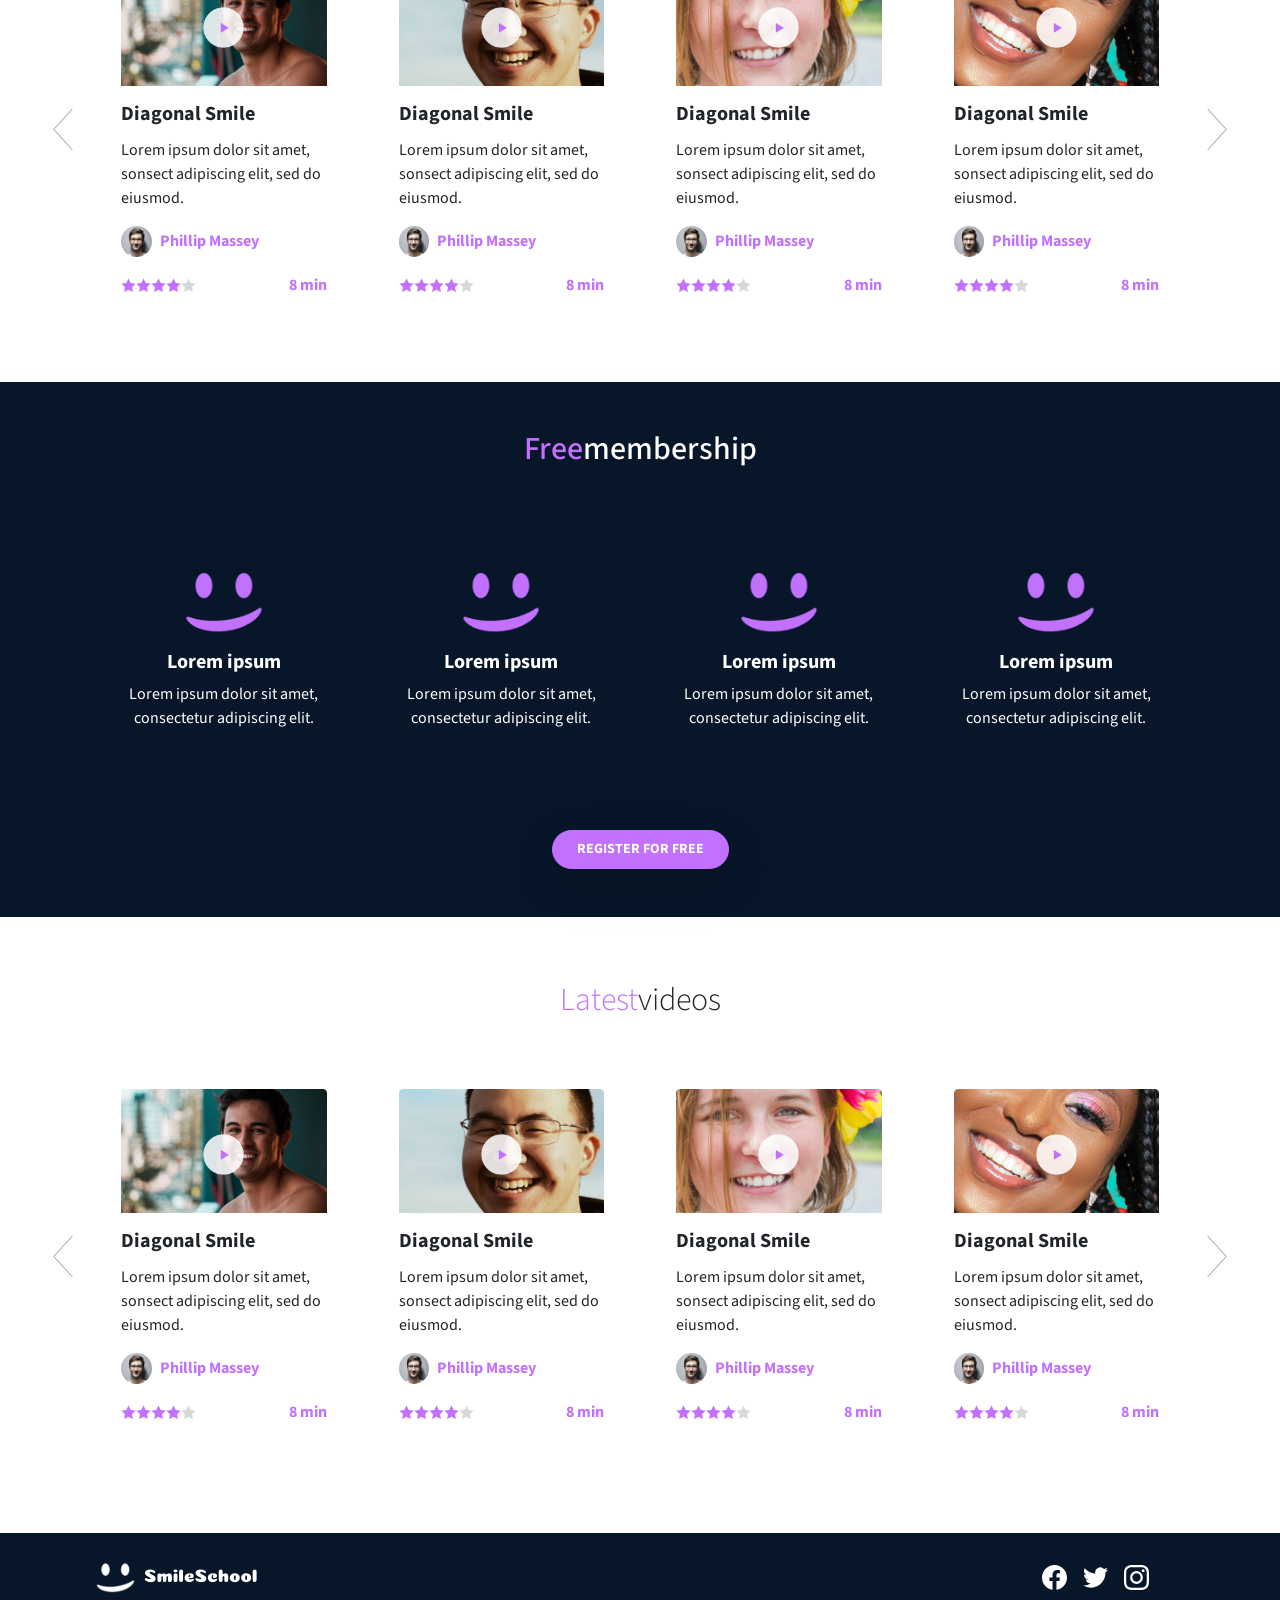
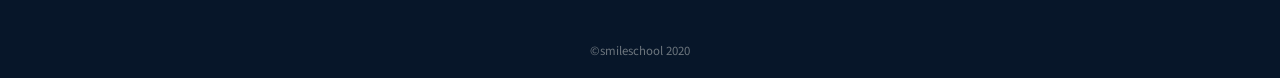
<file: 0-homepage.html>
<!DOCTYPE html>
<html lang="en">

<head>
    <meta charset="UTF-8">
    <meta name="viewport" content="width=device-width, initial-scale=1.0">
    <meta http-equiv="X-UA-Compatible" content="ie=edge">
    <link rel="icon" type="image/png" href="images/favicon.png">
    <link rel="icon" type="image/x-icon" href="images/favicon.ico">
    <link href="https://fonts.googleapis.com/css?family=Source+Sans+Pro&display=swap" rel="stylesheet">
    <link href="https://fonts.googleapis.com/css?family=Coiny&display=swap" rel="stylesheet">
    <link rel="stylesheet" href="https://stackpath.bootstrapcdn.com/bootstrap/4.4.1/css/bootstrap.min.css"
        integrity="sha384-Vkoo8x4CGsO3+Hhxv8T/Q5PaXtkKtu6ug5TOeNV6gBiFeWPGFN9MuhOf23Q9Ifjh" crossorigin="anonymous">
    <link rel="stylesheet" href="styles.css">
    <title>Smile School - Homepage</title>
</head>

<body>
    <div class="container-fluid p-0">
        <header class="container-fluid p-4">
            <nav
                class="container d-flex p-3 justify-content-between align-items-sm-center flex-sm-row flex-column position-relative">
                <input type="checkbox" name="nav-toggle" id="nav-toggle" class="d-none"><label for="nav-toggle"
                    id="nav-menu-btn" class="d-block d-sm-none"></label><a href="0-homepage.html">
                    <div class="logo d-flex align-items-center flex-sm-row flex-column"><img src="images/smile_off.png"
                            alt="Smile School Logo" class="logo-smile mb-3 mb-sm-0"><img src="images/logo.png"
                            alt="Smile School Logo" class="logo-words mx-3"></div>
                </a>
                <ul
                    class="nav header-nav text-uppercase font-weight-bold mx-auto mx-md-0 flex-column flex-sm-row text-center mt-3 mt-sm-0">
                    <li class="nav-item mx-3"><a href="0-courses.html" class="nav-link text-light">Courses</a></li>
                    <li class="nav-item mx-3"><a href="0-pricing.html" class="nav-link text-light">Pricing</a></li>
                    <li class="nav-item mx-3"><a href="#" class="nav-link text-light" data-toggle="modal"
                            data-target="#loginModal">Login</a></li>
                </ul>
            </nav>
            <div class="container hero-content d-flex justify-content-center flex-wrap">
                <h1 class="display-1 text-light font-weight-bold text-center hero-title">Get schooled</h1>
                <div
                    class="subtitle container font-weight-bold text-uppercase d-flex justify-content-center text-light">
                    <span class="mx-4">Smiles</span><span class="mx-4">Grin</span><span class="mx-4">Laugh</span></div>
                <button
                    class="btn btn-primary rounded-pill px-4 py-2 mt-4 mb-5 text-uppercase font-weight-bold shadow-lg">Register
                    for Free</button>
                <div class="container pros-section text-center">
                    <h2 class="h2 text-light text-center"><span class="learn font-weight-bold">Learn</span>from the pros
                    </h2>
                    <div class="row text-light pros">
                        <div class="col-6 col-sm-3 d-flex align-items-center flex-column"><img
                                src="images/profile_1.jpg" alt="Phillip Massey Icon" class="rounded-circle">
                            <h3 class="h5 mt-3 mb-1 font-weight-bold">Phillip Massey</h3>
                            <p class="font-italic my-1">&lsaquo;&lsaquo; Smile of the year &rsaquo;&rsaquo;</p>
                            <p class="font-italic">2018-2019</p>
                        </div>
                        <div class="col-6 col-sm-3 d-flex align-items-center flex-column"><img
                                src="images/profile_2.jpg" alt="Nannie Lawrence Icon" class="rounded-circle">
                            <h3 class="h5 mt-3 mb-1 font-weight-bold">Nannie Lawrence</h3>
                            <p class="font-italic my-1">Best &lsaquo;&lsaquo; little smile &rsaquo;&rsaquo;</p>
                            <p class="font-italic">2017</p>
                        </div>
                        <div class="w-100 d-block d-sm-none"></div>
                        <div class="col-6 col-sm-3 d-flex align-items-center flex-column"><img
                                src="images/profile_3.jpg" alt="Bruce Walters Icon" class="rounded-circle">
                            <h3 class="h5 mt-3 mb-1 font-weight-bold">Bruce Walters</h3>
                            <p class="font-italic my-1">Best &lsaquo;&lsaquo; Friend Smile &rsaquo;&rsaquo;</p>
                            <p class="font-italic">live performance 2019</p>
                        </div>
                        <div class="col-6 col-sm-3 d-flex align-items-center flex-column"><img
                                src="images/profile_4.jpg" alt="Henry Hughes Icon" class="rounded-circle">
                            <h3 class="h5 mt-3 mb-1 font-weight-bold">Henry Hughes</h3>
                            <p class="font-italic my-1">&lsaquo;&lsaquo; 24h smiles &rsaquo;&rsaquo; winner</p>
                            <p class="font-italic">2016-2019</p>
                        </div>
                    </div>
                </div>
            </div>
        </header>
        <main class="container-fluid p-0">
            <div class="container-fluid p-0 testimonials">
                <div class="container">
                    <div class="row">
                        <div class="col-sm-12">
                            <div id="testimonial-carousel" class="carousel slide w-100" data-ride="carousel">
                                <div class="carousel-inner w-100" role="listbox">
                                    <div class="carousel-item active">
                                        <div class="row align-items-center pt-5"><img src="images/profile_5.jpg"
                                                alt="Person Name Avatar" class="rounded-circle">
                                            <div class="text-white testimonial-text">
                                                <h4>&lsaquo;&lsaquo; Those tutorials are concise and go straight to the
                                                    point. I can't think of a better place to learn smiling. And it's so
                                                    fun!</h4>
                                                <p class="font-weight-bold">Person Name</p>
                                                <p class="font-italic">weather presenter</p>
                                            </div>
                                        </div>
                                    </div>
                                    <div class="carousel-item">
                                        <div class="d-flex align-items-center pt-5"><img src="images/profile_5.jpg"
                                                alt="Person Name Avatar" class="rounded-circle">
                                            <div class="text-white testimonial-text">
                                                <h4>&lsaquo;&lsaquo; Those tutorials are concise and go straight to the
                                                    point. I can't think of a better place to learn smiling. And it's so
                                                    fun!</h4>
                                                <p class="font-weight-bold">Person Name</p>
                                                <p class="font-italic">weather presenter</p>
                                            </div>
                                        </div>
                                    </div>
                                    <div class="carousel-item">
                                        <div class="d-flex align-items-center pt-5"><img src="images/profile_5.jpg"
                                                alt="Person Name Avatar" class="rounded-circle">
                                            <div class="text-white testimonial-text">
                                                <h4>&lsaquo;&lsaquo; Those tutorials are concise and go straight to the
                                                    point. I can't think of a better place to learn smiling. And it's so
                                                    fun!</h4>
                                                <p class="font-weight-bold">Person Name</p>
                                                <p class="font-italic">weather presenter</p>
                                            </div>
                                        </div>
                                    </div>
                                </div><a href="#testimonial-carousel" class="carousel-control-prev" role="button"
                                    data-slide="prev"><img src="images/arrow_white_left.png" alt="" width="40"><span
                                        class="sr-only">Previous</span></a><a href="#testimonial-carousel"
                                    class="carousel-control-next" role="button" data-slide="next"><img
                                        src="images/arrow_white_right.png" alt="" width="40"><span
                                        class="sr-only">Next</span></a>
                            </div>
                        </div>
                    </div>
                </div>
            </div>
            <div class="container-fluid py-5" id="tutorial-section">
                <div class="container my-3">
                    <h2 class="font-weight-light text-center mb-5">Most <span class="learn">popular</span>tutorials</h2>
                    <div class="row mx-auto my-auto">
                        <div id="popular-carousel" class="carousel slide w-100" data-ride="carousel">
                            <div class="carousel-inner w-100" role="listbox">
                                <div class="carousel-item active">
                                    <div class="col-md-6 col-lg-3">
                                        <div class="card card-body">
                                            <div class="video"><img class="img-fluid" src="images/thumbnail_1.jpg"
                                                    alt=""><img src="images/play.png" alt="" class="play-btn"></div>
                                            <h5 class="card-title font-weight-bold mt-3">Diagonal Smile</h5>
                                            <p class="card-text">Lorem ipsum dolor sit amet, sonsect adipiscing elit,
                                                sed do eiusmod.</p>
                                            <div class="tutorial-author d-flex align-items-center"><img
                                                    src="images/profile_1.jpg" alt="" class="rounded-circle"><span
                                                    class="ml-2 font-weight-bold">Phillip Massey</span></div>
                                            <div
                                                class="mt-3 tutorial-info d-flex justify-content-between align-items-center">
                                                <span class="rating"><img src="images/star_on.png" alt=""><img
                                                        src="images/star_on.png" alt=""><img src="images/star_on.png"
                                                        alt=""><img src="images/star_on.png" alt=""><img
                                                        src="images/star_off.png" alt=""></span><span
                                                    class="length font-weight-bold">8 min</span></div>
                                        </div>
                                    </div>
                                </div>
                                <div class="carousel-item">
                                    <div class="col-md-6 col-lg-3">
                                        <div class="card card-body">
                                            <div class="video"><img class="img-fluid" src="images/thumbnail_2.jpg"
                                                    alt=""><img src="images/play.png" alt="" class="play-btn"></div>
                                            <h5 class="card-title font-weight-bold mt-3">Diagonal Smile</h5>
                                            <p class="card-text">Lorem ipsum dolor sit amet, sonsect adipiscing elit,
                                                sed do eiusmod.</p>
                                            <div class="tutorial-author d-flex align-items-center"><img
                                                    src="images/profile_1.jpg" alt="" class="rounded-circle"><span
                                                    class="ml-2 font-weight-bold">Phillip Massey</span></div>
                                            <div
                                                class="mt-3 tutorial-info d-flex justify-content-between align-items-center">
                                                <span class="rating"><img src="images/star_on.png" alt=""><img
                                                        src="images/star_on.png" alt=""><img src="images/star_on.png"
                                                        alt=""><img src="images/star_on.png" alt=""><img
                                                        src="images/star_off.png" alt=""></span><span
                                                    class="length font-weight-bold">8 min</span></div>
                                        </div>
                                    </div>
                                </div>
                                <div class="carousel-item">
                                    <div class="col-md-6 col-lg-3">
                                        <div class="card card-body">
                                            <div class="video"><img class="img-fluid" src="images/thumbnail_3.jpg"
                                                    alt=""><img src="images/play.png" alt="" class="play-btn"></div>
                                            <h5 class="card-title font-weight-bold mt-3">Diagonal Smile</h5>
                                            <p class="card-text">Lorem ipsum dolor sit amet, sonsect adipiscing elit,
                                                sed do eiusmod.</p>
                                            <div class="tutorial-author d-flex align-items-center"><img
                                                    src="images/profile_1.jpg" alt="" class="rounded-circle"><span
                                                    class="ml-2 font-weight-bold">Phillip Massey</span></div>
                                            <div
                                                class="mt-3 tutorial-info d-flex justify-content-between align-items-center">
                                                <span class="rating"><img src="images/star_on.png" alt=""><img
                                                        src="images/star_on.png" alt=""><img src="images/star_on.png"
                                                        alt=""><img src="images/star_on.png" alt=""><img
                                                        src="images/star_off.png" alt=""></span><span
                                                    class="length font-weight-bold">8 min</span></div>
                                        </div>
                                    </div>
                                </div>
                                <div class="carousel-item">
                                    <div class="col-md-6 col-lg-3">
                                        <div class="card card-body">
                                            <div class="video"><img class="img-fluid" src="images/thumbnail_4.jpg"
                                                    alt=""><img src="images/play.png" alt="" class="play-btn"></div>
                                            <h5 class="card-title font-weight-bold mt-3">Diagonal Smile</h5>
                                            <p class="card-text">Lorem ipsum dolor sit amet, sonsect adipiscing elit,
                                                sed do eiusmod.</p>
                                            <div class="tutorial-author d-flex align-items-center"><img
                                                    src="images/profile_1.jpg" alt="" class="rounded-circle"><span
                                                    class="ml-2 font-weight-bold">Phillip Massey</span></div>
                                            <div
                                                class="mt-3 tutorial-info d-flex justify-content-between align-items-center">
                                                <span class="rating"><img src="images/star_on.png" alt=""><img
                                                        src="images/star_on.png" alt=""><img src="images/star_on.png"
                                                        alt=""><img src="images/star_on.png" alt=""><img
                                                        src="images/star_off.png" alt=""></span><span
                                                    class="length font-weight-bold">8 min</span></div>
                                        </div>
                                    </div>
                                </div>
                            </div><a class="carousel-control-prev w-auto" href="#popular-carousel" role="button"
                                data-slide="prev"><img src="images/arrow_black_left.png" alt="" width="20"><span
                                    class="sr-only">Previous</span></a><a class="carousel-control-next w-auto"
                                href="#popular-carousel" role="button" data-slide="next"><img
                                    src="images/arrow_black_right.png" alt="" width="20"><span
                                    class="sr-only">Next</span></a>
                        </div>
                    </div>
                </div>
            </div>
            <div class="container-fluid bg-section text-white py-5">
                <div class="container d-flex justify-content-center flex-wrap text-center">
                    <h2 class=" w-100"><span class="learn">Free</span>membership</h2>
                    <div class="row membership-section mt-5 w-100">
                        <div class="col-md-6 col-lg-3 d-flex align-items-center flex-column my-5 w-50 mx-auto"><img
                                src="images/smile_on.png" alt="Phillip Massey Icon">
                            <h3 class="h5 mt-3 mb-1 font-weight-bold">Lorem ipsum</h3>
                            <p class="my-1">Lorem ipsum dolor sit amet, consectetur adipiscing elit.</p>
                        </div>
                        <div class="col-md-6 col-lg-3 d-flex align-items-center flex-column my-5 w-50 mx-auto"><img
                                src="images/smile_on.png" alt="Phillip Massey Icon">
                            <h3 class="h5 mt-3 mb-1 font-weight-bold">Lorem ipsum</h3>
                            <p class="my-1">Lorem ipsum dolor sit amet, consectetur adipiscing elit.</p>
                        </div>
                        <div class="w-100 d-block d-sm-none"></div>
                        <div class="col-md-6 col-lg-3 d-flex align-items-center flex-column my-5 w-50 mx-auto"><img
                                src="images/smile_on.png" alt="Phillip Massey Icon">
                            <h3 class="h5 mt-3 mb-1 font-weight-bold">Lorem ipsum</h3>
                            <p class="my-1">Lorem ipsum dolor sit amet, consectetur adipiscing elit.</p>
                        </div>
                        <div class="col-md-6 col-lg-3 d-flex align-items-center flex-column my-5 w-50 mx-auto"><img
                                src="images/smile_on.png" alt="Phillip Massey Icon">
                            <h3 class="h5 mt-3 mb-1 font-weight-bold">Lorem ipsum</h3>
                            <p class="my-1">Lorem ipsum dolor sit amet, consectetur adipiscing elit.</p>
                        </div>
                    </div><button
                        class="btn btn-primary rounded-pill px-4 py-2 mt-5 text-uppercase font-weight-bold shadow-lg">Register
                        for Free</button>
                </div>
            </div>
            <div class="container-fluid py-5" id="latest-section">
                <div class="container my-3">
                    <h2 class="font-weight-light text-center mb-5"><span class="learn">Latest</span>videos</h2>
                    <div class="row mx-auto my-auto">
                        <div id="latest-carousel" class="carousel slide w-100" data-ride="carousel">
                            <div class="carousel-inner w-100" role="listbox">
                                <div class="carousel-item active">
                                    <div class="col-md-6 col-lg-3">
                                        <div class="card card-body">
                                            <div class="video"><img class="img-fluid" src="images/thumbnail_1.jpg"
                                                    alt=""><img src="images/play.png" alt="" class="play-btn"></div>
                                            <h5 class="card-title font-weight-bold mt-3">Diagonal Smile</h5>
                                            <p class="card-text">Lorem ipsum dolor sit amet, sonsect adipiscing elit,
                                                sed do eiusmod.</p>
                                            <div class="tutorial-author d-flex align-items-center"><img
                                                    src="images/profile_1.jpg" alt="" class="rounded-circle"><span
                                                    class="ml-2 font-weight-bold">Phillip Massey</span></div>
                                            <div
                                                class="mt-3 tutorial-info d-flex justify-content-between align-items-center">
                                                <span class="rating"><img src="images/star_on.png" alt=""><img
                                                        src="images/star_on.png" alt=""><img src="images/star_on.png"
                                                        alt=""><img src="images/star_on.png" alt=""><img
                                                        src="images/star_off.png" alt=""></span><span
                                                    class="length font-weight-bold">8 min</span></div>
                                        </div>
                                    </div>
                                </div>
                                <div class="carousel-item">
                                    <div class="col-md-6 col-lg-3">
                                        <div class="card card-body">
                                            <div class="video"><img class="img-fluid" src="images/thumbnail_2.jpg"
                                                    alt=""><img src="images/play.png" alt="" class="play-btn"></div>
                                            <h5 class="card-title font-weight-bold mt-3">Diagonal Smile</h5>
                                            <p class="card-text">Lorem ipsum dolor sit amet, sonsect adipiscing elit,
                                                sed do eiusmod.</p>
                                            <div class="tutorial-author d-flex align-items-center"><img
                                                    src="images/profile_1.jpg" alt="" class="rounded-circle"><span
                                                    class="ml-2 font-weight-bold">Phillip Massey</span></div>
                                            <div
                                                class="mt-3 tutorial-info d-flex justify-content-between align-items-center">
                                                <span class="rating"><img src="images/star_on.png" alt=""><img
                                                        src="images/star_on.png" alt=""><img src="images/star_on.png"
                                                        alt=""><img src="images/star_on.png" alt=""><img
                                                        src="images/star_off.png" alt=""></span><span
                                                    class="length font-weight-bold">8 min</span></div>
                                        </div>
                                    </div>
                                </div>
                                <div class="carousel-item">
                                    <div class="col-md-6 col-lg-3">
                                        <div class="card card-body">
                                            <div class="video"><img class="img-fluid" src="images/thumbnail_3.jpg"
                                                    alt=""><img src="images/play.png" alt="" class="play-btn"></div>
                                            <h5 class="card-title font-weight-bold mt-3">Diagonal Smile</h5>
                                            <p class="card-text">Lorem ipsum dolor sit amet, sonsect adipiscing elit,
                                                sed do eiusmod.</p>
                                            <div class="tutorial-author d-flex align-items-center"><img
                                                    src="images/profile_1.jpg" alt="" class="rounded-circle"><span
                                                    class="ml-2 font-weight-bold">Phillip Massey</span></div>
                                            <div
                                                class="mt-3 tutorial-info d-flex justify-content-between align-items-center">
                                                <span class="rating"><img src="images/star_on.png" alt=""><img
                                                        src="images/star_on.png" alt=""><img src="images/star_on.png"
                                                        alt=""><img src="images/star_on.png" alt=""><img
                                                        src="images/star_off.png" alt=""></span><span
                                                    class="length font-weight-bold">8 min</span></div>
                                        </div>
                                    </div>
                                </div>
                                <div class="carousel-item">
                                    <div class="col-md-6 col-lg-3">
                                        <div class="card card-body">
                                            <div class="video"><img class="img-fluid" src="images/thumbnail_4.jpg"
                                                    alt=""><img src="images/play.png" alt="" class="play-btn"></div>
                                            <h5 class="card-title font-weight-bold mt-3">Diagonal Smile</h5>
                                            <p class="card-text">Lorem ipsum dolor sit amet, sonsect adipiscing elit,
                                                sed do eiusmod.</p>
                                            <div class="tutorial-author d-flex align-items-center"><img
                                                    src="images/profile_1.jpg" alt="" class="rounded-circle"><span
                                                    class="ml-2 font-weight-bold">Phillip Massey</span></div>
                                            <div
                                                class="mt-3 tutorial-info d-flex justify-content-between align-items-center">
                                                <span class="rating"><img src="images/star_on.png" alt=""><img
                                                        src="images/star_on.png" alt=""><img src="images/star_on.png"
                                                        alt=""><img src="images/star_on.png" alt=""><img
                                                        src="images/star_off.png" alt=""></span><span
                                                    class="length font-weight-bold">8 min</span></div>
                                        </div>
                                    </div>
                                </div>
                            </div><a class="carousel-control-prev w-auto" href="#latest-carousel" role="button"
                                data-slide="prev"><img src="images/arrow_black_left.png" alt="" width="20"><span
                                    class="sr-only">Previous</span></a><a class="carousel-control-next w-auto"
                                href="#latest-carousel" role="button" data-slide="next"><img
                                    src="images/arrow_black_right.png" alt="" width="20"><span
                                    class="sr-only">Next</span></a>
                        </div>
                    </div>
                </div>
            </div>
        </main>
        <footer class="font-small bg-section text-white">
            <div class="container-fluid text-center px-5">
                <div class="row align-items-center justify-content-space-between mt-4">
                    <div class="col-sm-3 mr-auto my-4"><a class="navbar-brand text-white font-weight-bold"
                            href="0-homepage.html"><img class="logo-smile mr-2" src="images/smile_off.png" /><img
                                class="logo-smile" src="images/logo.png" /></a></div>
                    <div class="col-sm-3 ml-auto">
                        <div class="list-unstyled d-flex justify-content-center my-4">
                            <div><a href="https://www.linkedin.com/in/carlos-andres-garcia-morales-036992183/"><span
                                        class="social text-white font-weight-normal m-2"><svg viewbox="0 0 24 24"
                                            xmlns="http://www.w3.org/2000/svg" width="25" height="25">
                                            <title>Follow in Facebook </title>
                                            <path
                                                d="M23.998 12c0-6.628-5.372-12-11.999-12C5.372 0 0 5.372 0 12c0 5.988 4.388 10.952 10.124 11.852v-8.384H7.078v-3.469h3.046V9.356c0-3.008 1.792-4.669 4.532-4.669 1.313 0 2.686.234 2.686.234v2.953H15.83c-1.49 0-1.955.925-1.955 1.874V12h3.328l-.532 3.469h-2.796v8.384c5.736-.9 10.124-5.864 10.124-11.853z" />
                                        </svg></span></a></div>
                            <div><a href="https://twitter.com/karlgarmor"><span
                                        class="social text-white font-weight-normal m-2"><svg viewbox="0 0 24 24"
                                            xmlns="http://www.w3.org/2000/svg" width="25" height="25">
                                            <title>Follow in Twitter</title>
                                            <path
                                                d="M23.954 4.569a10 10 0 0 1-2.825.775 4.958 4.958 0 0 0 2.163-2.723c-.951.555-2.005.959-3.127 1.184a4.92 4.92 0 0 0-8.384 4.482C7.691 8.094 4.066 6.13 1.64 3.161a4.822 4.822 0 0 0-.666 2.475c0 1.71.87 3.213 2.188 4.096a4.904 4.904 0 0 1-2.228-.616v.061a4.923 4.923 0 0 0 3.946 4.827 4.996 4.996 0 0 1-2.212.085 4.937 4.937 0 0 0 4.604 3.417 9.868 9.868 0 0 1-6.102 2.105c-.39 0-.779-.023-1.17-.067a13.995 13.995 0 0 0 7.557 2.209c9.054 0 13.999-7.496 13.999-13.986 0-.209 0-.42-.015-.63a9.936 9.936 0 0 0 2.46-2.548l-.047-.02z" />
                                        </svg></span></a></div>
                            <div><a href="https://www.instagram.com/karlgarmor/?hl=es-la"><span
                                        class="social text-white font-weight-normal m-2"><svg viewbox="0 0 24 24"
                                            xmlns="http://www.w3.org/2000/svg" width="25" height="25">
                                            <title>Follow in Instagram</title>
                                            <path
                                                d="M12 0C8.74 0 8.333.015 7.053.072 5.775.132 4.905.333 4.14.63c-.789.306-1.459.717-2.126 1.384S.935 3.35.63 4.14C.333 4.905.131 5.775.072 7.053.012 8.333 0 8.74 0 12s.015 3.667.072 4.947c.06 1.277.261 2.148.558 2.913a5.885 5.885 0 0 0 1.384 2.126A5.868 5.868 0 0 0 4.14 23.37c.766.296 1.636.499 2.913.558C8.333 23.988 8.74 24 12 24s3.667-.015 4.947-.072c1.277-.06 2.148-.262 2.913-.558a5.898 5.898 0 0 0 2.126-1.384 5.86 5.86 0 0 0 1.384-2.126c.296-.765.499-1.636.558-2.913.06-1.28.072-1.687.072-4.947s-.015-3.667-.072-4.947c-.06-1.277-.262-2.149-.558-2.913a5.89 5.89 0 0 0-1.384-2.126A5.847 5.847 0 0 0 19.86.63c-.765-.297-1.636-.499-2.913-.558C15.667.012 15.26 0 12 0zm0 2.16c3.203 0 3.585.016 4.85.071 1.17.055 1.805.249 2.227.415.562.217.96.477 1.382.896.419.42.679.819.896 1.381.164.422.36 1.057.413 2.227.057 1.266.07 1.646.07 4.85s-.015 3.585-.074 4.85c-.061 1.17-.256 1.805-.421 2.227a3.81 3.81 0 0 1-.899 1.382 3.744 3.744 0 0 1-1.38.896c-.42.164-1.065.36-2.235.413-1.274.057-1.649.07-4.859.07-3.211 0-3.586-.015-4.859-.074-1.171-.061-1.816-.256-2.236-.421a3.716 3.716 0 0 1-1.379-.899 3.644 3.644 0 0 1-.9-1.38c-.165-.42-.359-1.065-.42-2.235-.045-1.26-.061-1.649-.061-4.844 0-3.196.016-3.586.061-4.861.061-1.17.255-1.814.42-2.234.21-.57.479-.96.9-1.381.419-.419.81-.689 1.379-.898.42-.166 1.051-.361 2.221-.421 1.275-.045 1.65-.06 4.859-.06l.045.03zm0 3.678a6.162 6.162 0 1 0 0 12.324 6.162 6.162 0 1 0 0-12.324zM12 16c-2.21 0-4-1.79-4-4s1.79-4 4-4 4 1.79 4 4-1.79 4-4 4zm7.846-10.405a1.441 1.441 0 0 1-2.88 0 1.44 1.44 0 0 1 2.88 0z" />
                                        </svg></span></a></div>
                        </div>
                    </div>
                </div>
                <div class="text-center py-3 text-secondary"><small>©smileschool 2020</small></div>
            </div>
        </footer>
        <div id="loginModal" class="modal" tabindex="-1">
            <div class="modal-dialog modal-dialog-centered">
                <div class="modal-content">
                    <div class="modal-header testimonials">
                        <h5 class="modal-title"><img class="logo-smile mr-2" src="images/smile_off.png" /><img
                                class="logo-smile" src="images/logologin.png" /></h5><button type="button"
                            class="close text-white" data-dismiss="modal" aria-label="Close"><span
                                aria-hidden="true">&times;</span></button>
                    </div>
                    <div class="modal-body">
                        <form>
                            <div class="form-group row"><label for="staticEmail"
                                    class="col-sm-2 col-form-label font-weight-bolder">Email</label>
                                <div class="col-sm-10"><input type="text" class="form-control-plaintext"
                                        id="staticEmail" placeholder="Carlos@example.com"></div>
                            </div>
                            <div class="form-group row"><label for="inputPassword"
                                    class="col-sm-2 col-form-label font-weight-bolder">Password</label>
                                <div class="col-sm-10"><input type="password" class="form-control" id="inputPassword">
                                </div>
                            </div>
                        </form>
                    </div>
                    <div class="modal-footer"><button type="button"
                            class="btn p-3 px-5 text-white mx-auto font-weight-bolder">ACCESS</button></div>
                </div>
            </div>
        </div>
    </div>
    <script src="https://code.jquery.com/jquery-3.4.1.min.js"
        integrity="sha256-CSXorXvZcTkaix6Yvo6HppcZGetbYMGWSFlBw8HfCJo=" crossorigin="anonymous"></script>
    <script src="https://stackpath.bootstrapcdn.com/bootstrap/4.4.1/js/bootstrap.min.js"
        integrity="sha384-wfSDF2E50Y2D1uUdj0O3uMBJnjuUD4Ih7YwaYd1iqfktj0Uod8GCExl3Og8ifwB6"
        crossorigin="anonymous"></script>
    <script src="https://cdnjs.cloudflare.com/ajax/libs/popper.js/1.12.9/umd/popper.min.js"
        integrity="sha384-ApNbgh9B+Y1QKtv3Rn7W3mgPxhU9K/ScQsAP7hUibX39j7fakFPskvXusvfa0b4Q"
        crossorigin="anonymous"></script>
    <script src="scripts.js"></script>
</body>

</html>
</file>
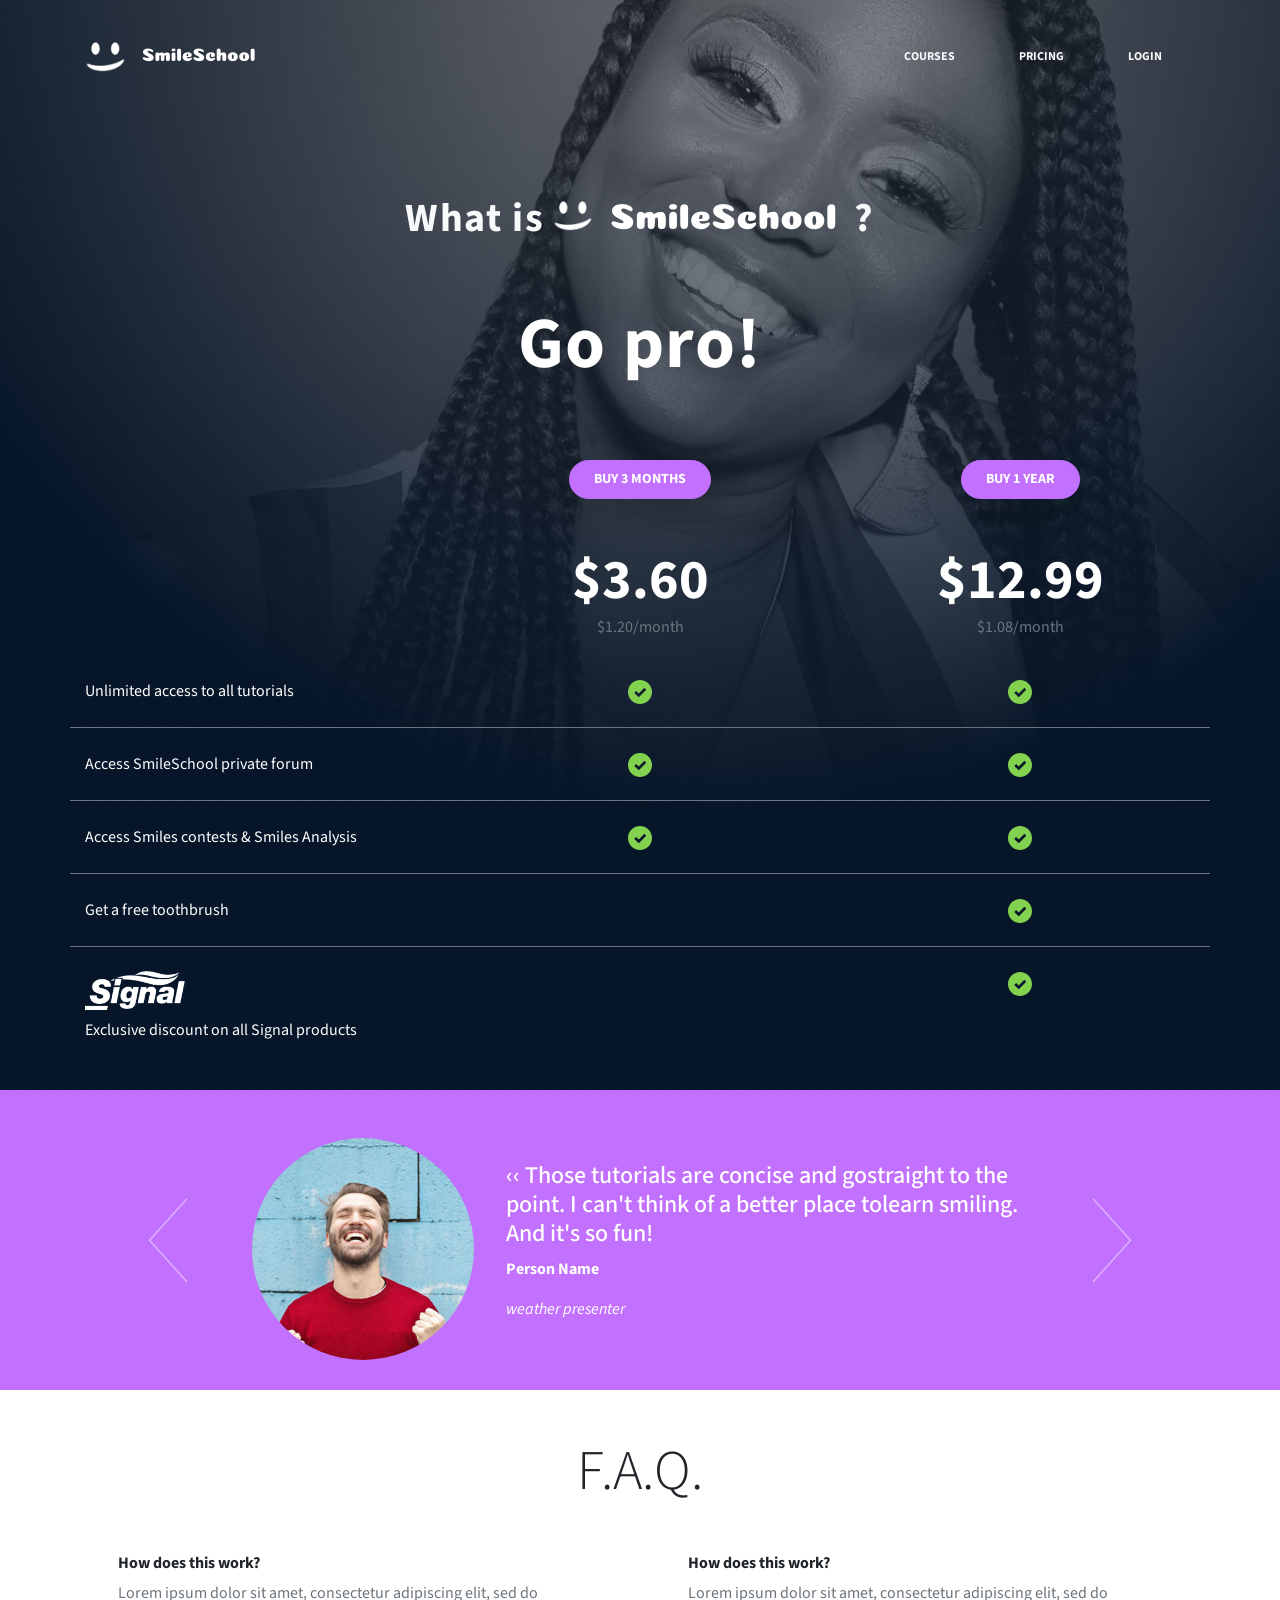
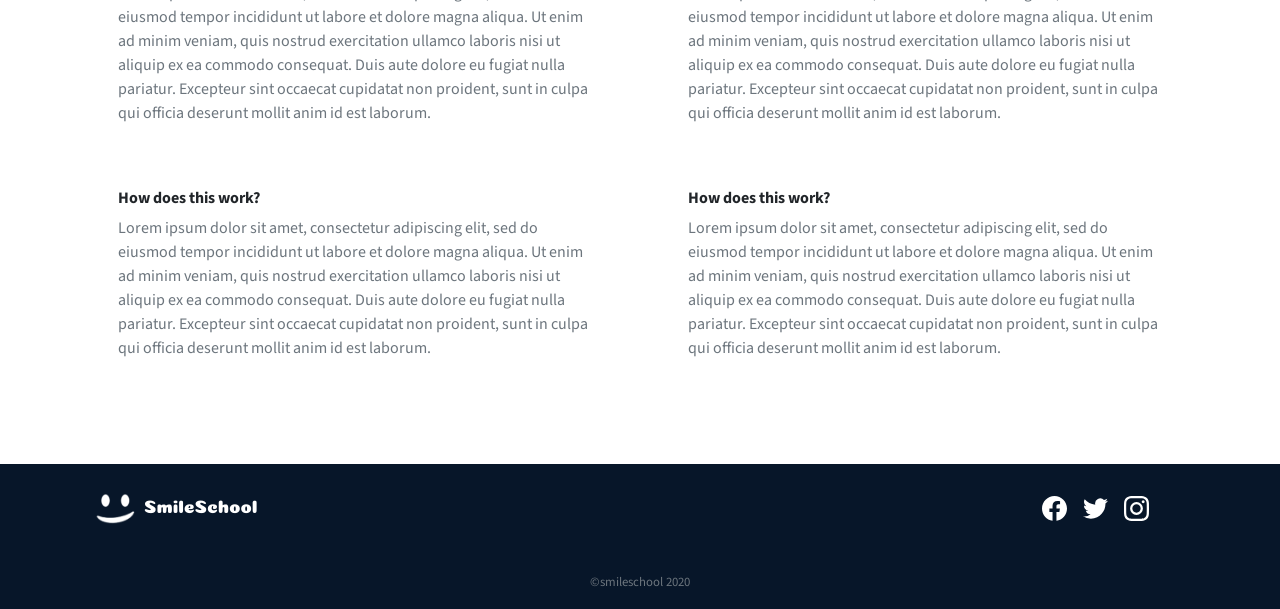
<file: 0-pricing.html>
<!DOCTYPE html>
<html lang="zxx">

<head>
    <meta charset="UTF-8">
    <meta name="viewport" content="width=device-width, initial-scale=1.0">
    <meta http-equiv="X-UA-Compatible" content="ie=edge">
    <link rel="icon" type="image/png" href="images/favicon.png">
    <link rel="icon" type="image/x-icon" href="images/favicon.ico">
    <link href="https://fonts.googleapis.com/css?family=Source+Sans+Pro&display=swap" rel="stylesheet">
    <link href="https://fonts.googleapis.com/css?family=Coiny&display=swap" rel="stylesheet">
    <link rel="stylesheet" href="https://stackpath.bootstrapcdn.com/bootstrap/4.4.1/css/bootstrap.min.css"
        integrity="sha384-Vkoo8x4CGsO3+Hhxv8T/Q5PaXtkKtu6ug5TOeNV6gBiFeWPGFN9MuhOf23Q9Ifjh" crossorigin="anonymous">
    <link rel="stylesheet" href="styles.css">
    <title>Smile School - Pricing</title>
</head>

<body class="container-fluid p-0">
    <header id="pricing-page" class="container-fluid p-4">
        <nav
            class="container d-flex p-3 justify-content-between align-items-sm-center flex-sm-row flex-column position-relative">
            <input type="checkbox" name="nav-toggle" id="nav-toggle" class="d-none"><label for="nav-toggle"
                id="nav-menu-btn" class="d-block d-sm-none"></label><a href="0-homepage.html">
                <div class="logo d-flex align-items-center flex-sm-row flex-column"><img src="images/smile_off.png"
                        alt="Smile School Logo" class="logo-smile mb-3 mb-sm-0"><img src="images/logo.png"
                        alt="Smile School Logo" class="logo-words mx-3"></div>
            </a>
            <ul
                class="nav header-nav text-uppercase font-weight-bold mx-auto mx-md-0 flex-column flex-sm-row text-center mt-3 mt-sm-0">
                <li class="nav-item mx-3"><a href="0-courses.html" class="nav-link text-light">Courses</a></li>
                <li class="nav-item mx-3"><a href="0-pricing.html" class="nav-link text-light">Pricing</a></li>
                <li class="nav-item mx-3"><a href="#" class="nav-link text-light" data-toggle="modal"
                        data-target="#loginModal">Login</a></li>
            </ul>
        </nav>
        <div class="container hero-content d-flex justify-content-center flex-wrap">
            <h1 class="h1 text-light font-weight-bold text-center d-inline">What is <span
                    class="logo d-inline-flex align-items-center"><img src="images/smile_off.png"
                        alt="Smile School Logo" class="logo-smile mb-3 mb-sm-0"><img src="images/logo.png"
                        alt="Smile School Logo" class="logo-words-pricing mx-3"></span>?</h1>
            <h1 class="my-5 display-3 w-100 text-center text-white font-weight-bold">Go pro!</h1>
        </div>
        <div id="price-grid" class="container text-white">
            <div class="row text-center">
                <div class="col-4 offset-4"><button
                        class="btn btn-primary rounded-pill px-4 py-2 mt-4 mb-5 text-uppercase font-weight-bold shadow-lg">Buy
                        3 Months</button></div>
                <div class="col-4"><button
                        class="btn btn-primary rounded-pill px-4 py-2 mt-4 mb-5 text-uppercase font-weight-bold shadow-lg">Buy
                        1 Year</button></div>
            </div>
            <div class="row text-center">
                <div class="col-4 offset-4">
                    <h2 class="display-4 font-weight-bold my-0">$3.60</h2>
                    <p class="text-secondary">$1.20/month</p>
                </div>
                <div class="col-4">
                    <h2 class="display-4 font-weight-bold my-0">$12.99</h2>
                    <p class="text-secondary">$1.08/month</p>
                </div>
            </div>
            <div class="row border-bottom border-secondary mt-4 pb-2">
                <div class="col-4">
                    <p>Unlimited access to all tutorials</p>
                </div>
                <div class="col-4 text-center"><svg xmlns="http://www.w3.org/2000/svg" width="24" height="24"
                        viewBox="0 0 24 24">
                        <path
                            d="M12 0c-6.627 0-12 5.373-12 12s5.373 12 12 12 12-5.373 12-12-5.373-12-12-12zm-1.25 17.292l-4.5-4.364 1.857-1.858 2.643 2.506 5.643-5.784 1.857 1.857-7.5 7.643z" />
                    </svg></div>
                <div class="col-4 text-center"><svg xmlns="http://www.w3.org/2000/svg" width="24" height="24"
                        viewBox="0 0 24 24">
                        <path
                            d="M12 0c-6.627 0-12 5.373-12 12s5.373 12 12 12 12-5.373 12-12-5.373-12-12-12zm-1.25 17.292l-4.5-4.364 1.857-1.858 2.643 2.506 5.643-5.784 1.857 1.857-7.5 7.643z" />
                    </svg></div>
            </div>
            <div class="row border-bottom border-secondary mt-4 pb-2">
                <div class="col-4">
                    <p>Access SmileSchool private forum</p>
                </div>
                <div class="col-4 text-center"><svg xmlns="http://www.w3.org/2000/svg" width="24" height="24"
                        viewBox="0 0 24 24">
                        <path
                            d="M12 0c-6.627 0-12 5.373-12 12s5.373 12 12 12 12-5.373 12-12-5.373-12-12-12zm-1.25 17.292l-4.5-4.364 1.857-1.858 2.643 2.506 5.643-5.784 1.857 1.857-7.5 7.643z" />
                    </svg></div>
                <div class="col-4 text-center"><svg xmlns="http://www.w3.org/2000/svg" width="24" height="24"
                        viewBox="0 0 24 24">
                        <path
                            d="M12 0c-6.627 0-12 5.373-12 12s5.373 12 12 12 12-5.373 12-12-5.373-12-12-12zm-1.25 17.292l-4.5-4.364 1.857-1.858 2.643 2.506 5.643-5.784 1.857 1.857-7.5 7.643z" />
                    </svg></div>
            </div>
            <div class="row border-bottom border-secondary mt-4 pb-2">
                <div class="col-4">
                    <p>Access Smiles contests & Smiles Analysis</p>
                </div>
                <div class="col-4 text-center"><svg xmlns="http://www.w3.org/2000/svg" width="24" height="24"
                        viewBox="0 0 24 24">
                        <path
                            d="M12 0c-6.627 0-12 5.373-12 12s5.373 12 12 12 12-5.373 12-12-5.373-12-12-12zm-1.25 17.292l-4.5-4.364 1.857-1.858 2.643 2.506 5.643-5.784 1.857 1.857-7.5 7.643z" />
                    </svg></div>
                <div class="col-4 text-center"><svg xmlns="http://www.w3.org/2000/svg" width="24" height="24"
                        viewBox="0 0 24 24">
                        <path
                            d="M12 0c-6.627 0-12 5.373-12 12s5.373 12 12 12 12-5.373 12-12-5.373-12-12-12zm-1.25 17.292l-4.5-4.364 1.857-1.858 2.643 2.506 5.643-5.784 1.857 1.857-7.5 7.643z" />
                    </svg></div>
            </div>
            <div class="row border-bottom border-secondary mt-4 pb-2">
                <div class="col-4">
                    <p>Get a free toothbrush</p>
                </div>
                <div class="col-4 text-center offset-4"><svg xmlns="http://www.w3.org/2000/svg" width="24" height="24"
                        viewBox="0 0 24 24">
                        <path
                            d="M12 0c-6.627 0-12 5.373-12 12s5.373 12 12 12 12-5.373 12-12-5.373-12-12-12zm-1.25 17.292l-4.5-4.364 1.857-1.858 2.643 2.506 5.643-5.784 1.857 1.857-7.5 7.643z" />
                    </svg></div>
            </div>
            <div class="row mt-4 pb-2">
                <div class="col-4"><img src="images/signal.png" alt="" width="100" class="d-block mb-2">
                    <p>Exclusive discount on all Signal products</p>
                </div>
                <div class="col-4 text-center offset-4"><svg xmlns="http://www.w3.org/2000/svg" width="24" height="24"
                        viewBox="0 0 24 24">
                        <path
                            d="M12 0c-6.627 0-12 5.373-12 12s5.373 12 12 12 12-5.373 12-12-5.373-12-12-12zm-1.25 17.292l-4.5-4.364 1.857-1.858 2.643 2.506 5.643-5.784 1.857 1.857-7.5 7.643z" />
                    </svg></div>
            </div>
        </div>
    </header>
    <main class="container-fluid p-0">
        <div class="container-fluid p-0 testimonials">
            <div class="container">
                <div class="row">
                    <div class="col-sm-12">
                        <div id="testimonial-carousel" class="carousel slide w-100" data-ride="carousel">
                            <div class="carousel-inner w-100" role="listbox">
                                <div class="carousel-item active">
                                    <div class="d-flex align-items-center pt-5"><img src="images/profile_5.jpg"
                                            alt="Person Name Avatar" class="rounded-circle">
                                        <div class="text-white testimonial-text">
                                            <h4>&lsaquo;&lsaquo; Those tutorials are concise and gostraight to the
                                                point. I can't think of a better place tolearn smiling. And it's so fun!
                                            </h4>
                                            <p class="font-weight-bold">Person Name</p>
                                            <p class="font-italic">weather presenter</p>
                                        </div>
                                    </div>
                                </div>
                                <div class="carousel-item">
                                    <div class="d-flex align-items-center pt-5"><img src="images/profile_5.jpg"
                                            alt="Person Name Avatar" class="rounded-circle">
                                        <div class="text-white testimonial-text">
                                            <h4>&lsaquo;&lsaquo; Those tutorials are concise and gostraight to the
                                                point. I can't think of a better place tolearn smiling. And it's so fun!
                                            </h4>
                                            <p class="font-weight-bold">Person Name</p>
                                            <p class="font-italic">weather presenter</p>
                                        </div>
                                    </div>
                                </div>
                                <div class="carousel-item">
                                    <div class="d-flex align-items-center pt-5"><img src="images/profile_5.jpg"
                                            alt="Person Name Avatar" class="rounded-circle">
                                        <div class="text-white testimonial-text">
                                            <h4>&lsaquo;&lsaquo; Those tutorials are concise and gostraight to the
                                                point. I can't think of a better place tolearn smiling. And it's so fun!
                                            </h4>
                                            <p class="font-weight-bold">Person Name</p>
                                            <p class="font-italic">weather presenter</p>
                                        </div>
                                    </div>
                                </div>
                            </div><a href="#testimonial-carousel" class="carousel-control-prev" role="button"
                                data-slide="prev"><img src="images/arrow_white_left.png" alt="" width="40"><span
                                    class="sr-only">Previous</span></a><a href="#testimonial-carousel"
                                class="carousel-control-next" role="button" data-slide="next"><img
                                    src="images/arrow_white_right.png" alt="" width="40"><span
                                    class="sr-only">Next</span></a>
                        </div>
                    </div>
                </div>
            </div>
        </div>
        <div class="container pt-5 pb-md-3 pb-5">
            <h1 class="display-4 text-center">F.A.Q.</h1>
            <div class="row my-md-5 mt-md-5">
                <div class="col-md-6 px-5 py-md-0 pt-5 pb-4">
                    <h6 class="font-weight-bold">How does this work?</h6>
                    <p class="text-secondary">Lorem ipsum dolor sit amet, consectetur adipiscing elit, sed do eiusmod
                        tempor incididunt ut labore et dolore magna aliqua. Ut enim ad minim veniam, quis nostrud
                        exercitation ullamco laboris nisi ut aliquip ex ea commodo consequat. Duis aute dolore eu fugiat
                        nulla pariatur. Excepteur sint occaecat cupidatat non proident, sunt in culpa qui officia
                        deserunt mollit anim id est laborum.</p>
                </div>
                <div class="col-md-6 px-5 py-md-0 py-4">
                    <h6 class="font-weight-bold">How does this work?</h6>
                    <p class="text-secondary">Lorem ipsum dolor sit amet, consectetur adipiscing elit, sed do eiusmod
                        tempor incididunt ut labore et dolore magna aliqua. Ut enim ad minim veniam, quis nostrud
                        exercitation ullamco laboris nisi ut aliquip ex ea commodo consequat. Duis aute dolore eu fugiat
                        nulla pariatur. Excepteur sint occaecat cupidatat non proident, sunt in culpa qui officia
                        deserunt mollit anim id est laborum.</p>
                </div>
            </div>
            <div class="row my-md-5 my-0">
                <div class="col-md-6 px-5 py-md-0 py-4">
                    <h6 class="font-weight-bold">How does this work?</h6>
                    <p class="text-secondary">Lorem ipsum dolor sit amet, consectetur adipiscing elit, sed do eiusmod
                        tempor incididunt ut labore et dolore magna aliqua. Ut enim ad minim veniam, quis nostrud
                        exercitation ullamco laboris nisi ut aliquip ex ea commodo consequat. Duis aute dolore eu fugiat
                        nulla pariatur. Excepteur sint occaecat cupidatat non proident, sunt in culpa qui officia
                        deserunt mollit anim id est laborum.</p>
                </div>
                <div class="col-md-6 px-5 py-md-0 py-4">
                    <h6 class="font-weight-bold">How does this work?</h6>
                    <p class="text-secondary">Lorem ipsum dolor sit amet, consectetur adipiscing elit, sed do eiusmod
                        tempor incididunt ut labore et dolore magna aliqua. Ut enim ad minim veniam, quis nostrud
                        exercitation ullamco laboris nisi ut aliquip ex ea commodo consequat. Duis aute dolore eu fugiat
                        nulla pariatur. Excepteur sint occaecat cupidatat non proident, sunt in culpa qui officia
                        deserunt mollit anim id est laborum.</p>
                </div>
            </div>
        </div>
    </main>
    <footer class="font-small bg-section text-white">
        <div class="container-fluid text-center px-5">
            <div class="row align-items-center justify-content-space-between mt-4">
                <div class="col-sm-3 mr-auto my-4"><a class="navbar-brand text-white font-weight-bold"
                        href="0-homepage.html"><img class="logo-smile mr-2" src="images/smile_off.png" /><img
                            class="logo-smile" src="images/logo.png" /></a></div>
                <div class="col-sm-3 ml-auto">
                    <div class="list-unstyled d-flex justify-content-center my-4">
                        <div><a href="https://www.linkedin.com/in/carlos-andres-garcia-morales-036992183/"><span
                                    class="social text-white font-weight-normal m-2"><svg viewbox="0 0 24 24"
                                        xmlns="http://www.w3.org/2000/svg" width="25" height="25">
                                        <title>Follow in Facebook </title>
                                        <path
                                            d="M23.998 12c0-6.628-5.372-12-11.999-12C5.372 0 0 5.372 0 12c0 5.988 4.388 10.952 10.124 11.852v-8.384H7.078v-3.469h3.046V9.356c0-3.008 1.792-4.669 4.532-4.669 1.313 0 2.686.234 2.686.234v2.953H15.83c-1.49 0-1.955.925-1.955 1.874V12h3.328l-.532 3.469h-2.796v8.384c5.736-.9 10.124-5.864 10.124-11.853z" />
                                    </svg></span></a></div>
                        <div><a href="https://twitter.com/karlgarmor"><span
                                    class="social text-white font-weight-normal m-2"><svg viewbox="0 0 24 24"
                                        xmlns="http://www.w3.org/2000/svg" width="25" height="25">
                                        <title>Follow in Twitter</title>
                                        <path
                                            d="M23.954 4.569a10 10 0 0 1-2.825.775 4.958 4.958 0 0 0 2.163-2.723c-.951.555-2.005.959-3.127 1.184a4.92 4.92 0 0 0-8.384 4.482C7.691 8.094 4.066 6.13 1.64 3.161a4.822 4.822 0 0 0-.666 2.475c0 1.71.87 3.213 2.188 4.096a4.904 4.904 0 0 1-2.228-.616v.061a4.923 4.923 0 0 0 3.946 4.827 4.996 4.996 0 0 1-2.212.085 4.937 4.937 0 0 0 4.604 3.417 9.868 9.868 0 0 1-6.102 2.105c-.39 0-.779-.023-1.17-.067a13.995 13.995 0 0 0 7.557 2.209c9.054 0 13.999-7.496 13.999-13.986 0-.209 0-.42-.015-.63a9.936 9.936 0 0 0 2.46-2.548l-.047-.02z" />
                                    </svg></span></a></div>
                        <div><a href="https://www.instagram.com/karlgarmor/?hl=es-la"><span
                                    class="social text-white font-weight-normal m-2"><svg viewbox="0 0 24 24"
                                        xmlns="http://www.w3.org/2000/svg" width="25" height="25">
                                        <title>Follow in Instagram</title>
                                        <path
                                            d="M12 0C8.74 0 8.333.015 7.053.072 5.775.132 4.905.333 4.14.63c-.789.306-1.459.717-2.126 1.384S.935 3.35.63 4.14C.333 4.905.131 5.775.072 7.053.012 8.333 0 8.74 0 12s.015 3.667.072 4.947c.06 1.277.261 2.148.558 2.913a5.885 5.885 0 0 0 1.384 2.126A5.868 5.868 0 0 0 4.14 23.37c.766.296 1.636.499 2.913.558C8.333 23.988 8.74 24 12 24s3.667-.015 4.947-.072c1.277-.06 2.148-.262 2.913-.558a5.898 5.898 0 0 0 2.126-1.384 5.86 5.86 0 0 0 1.384-2.126c.296-.765.499-1.636.558-2.913.06-1.28.072-1.687.072-4.947s-.015-3.667-.072-4.947c-.06-1.277-.262-2.149-.558-2.913a5.89 5.89 0 0 0-1.384-2.126A5.847 5.847 0 0 0 19.86.63c-.765-.297-1.636-.499-2.913-.558C15.667.012 15.26 0 12 0zm0 2.16c3.203 0 3.585.016 4.85.071 1.17.055 1.805.249 2.227.415.562.217.96.477 1.382.896.419.42.679.819.896 1.381.164.422.36 1.057.413 2.227.057 1.266.07 1.646.07 4.85s-.015 3.585-.074 4.85c-.061 1.17-.256 1.805-.421 2.227a3.81 3.81 0 0 1-.899 1.382 3.744 3.744 0 0 1-1.38.896c-.42.164-1.065.36-2.235.413-1.274.057-1.649.07-4.859.07-3.211 0-3.586-.015-4.859-.074-1.171-.061-1.816-.256-2.236-.421a3.716 3.716 0 0 1-1.379-.899 3.644 3.644 0 0 1-.9-1.38c-.165-.42-.359-1.065-.42-2.235-.045-1.26-.061-1.649-.061-4.844 0-3.196.016-3.586.061-4.861.061-1.17.255-1.814.42-2.234.21-.57.479-.96.9-1.381.419-.419.81-.689 1.379-.898.42-.166 1.051-.361 2.221-.421 1.275-.045 1.65-.06 4.859-.06l.045.03zm0 3.678a6.162 6.162 0 1 0 0 12.324 6.162 6.162 0 1 0 0-12.324zM12 16c-2.21 0-4-1.79-4-4s1.79-4 4-4 4 1.79 4 4-1.79 4-4 4zm7.846-10.405a1.441 1.441 0 0 1-2.88 0 1.44 1.44 0 0 1 2.88 0z" />
                                    </svg></span></a></div>
                    </div>
                </div>
            </div>
            <div class="text-center py-3 text-secondary"><small>©smileschool 2020</small></div>
        </div>
    </footer>
    <div id="loginModal" class="modal" tabindex="-1">
        <div class="modal-dialog modal-dialog-centered">
            <div class="modal-content">
                <div class="modal-header testimonials">
                    <h5 class="modal-title"><img class="logo-smile mr-2" src="images/smile_off.png" /><img
                            class="logo-smile" src="images/logologin.png" /></h5><button type="button"
                        class="close text-white" data-dismiss="modal" aria-label="Close"><span
                            aria-hidden="true">&times;</span></button>
                </div>
                <div class="modal-body">
                    <form>
                        <div class="form-group row"><label for="staticEmail"
                                class="col-sm-2 col-form-label font-weight-bolder">Email</label>
                            <div class="col-sm-10"><input type="text" class="form-control-plaintext" id="staticEmail"
                                    placeholder="Carlos@example.com"></div>
                        </div>
                        <div class="form-group row"><label for="inputPassword"
                                class="col-sm-2 col-form-label font-weight-bolder">Password</label>
                            <div class="col-sm-10"><input type="password" class="form-control" id="inputPassword"></div>
                        </div>
                    </form>
                </div>
                <div class="modal-footer"><button type="button"
                        class="btn p-3 px-5 text-white mx-auto font-weight-bolder">ACCESS</button></div>
            </div>
        </div>
    </div>
    </div>
    <script src="https://code.jquery.com/jquery-3.4.1.min.js"
        integrity="sha256-CSXorXvZcTkaix6Yvo6HppcZGetbYMGWSFlBw8HfCJo=" crossorigin="anonymous"></script>
    <script src="https://stackpath.bootstrapcdn.com/bootstrap/4.4.1/js/bootstrap.min.js"
        integrity="sha384-wfSDF2E50Y2D1uUdj0O3uMBJnjuUD4Ih7YwaYd1iqfktj0Uod8GCExl3Og8ifwB6"
        crossorigin="anonymous"></script>
    <script src="https://cdnjs.cloudflare.com/ajax/libs/popper.js/1.12.9/umd/popper.min.js"
        integrity="sha384-ApNbgh9B+Y1QKtv3Rn7W3mgPxhU9K/ScQsAP7hUibX39j7fakFPskvXusvfa0b4Q"
        crossorigin="anonymous"></script>
    <script src="scripts.js"></script>
</body>

</html>
</file>
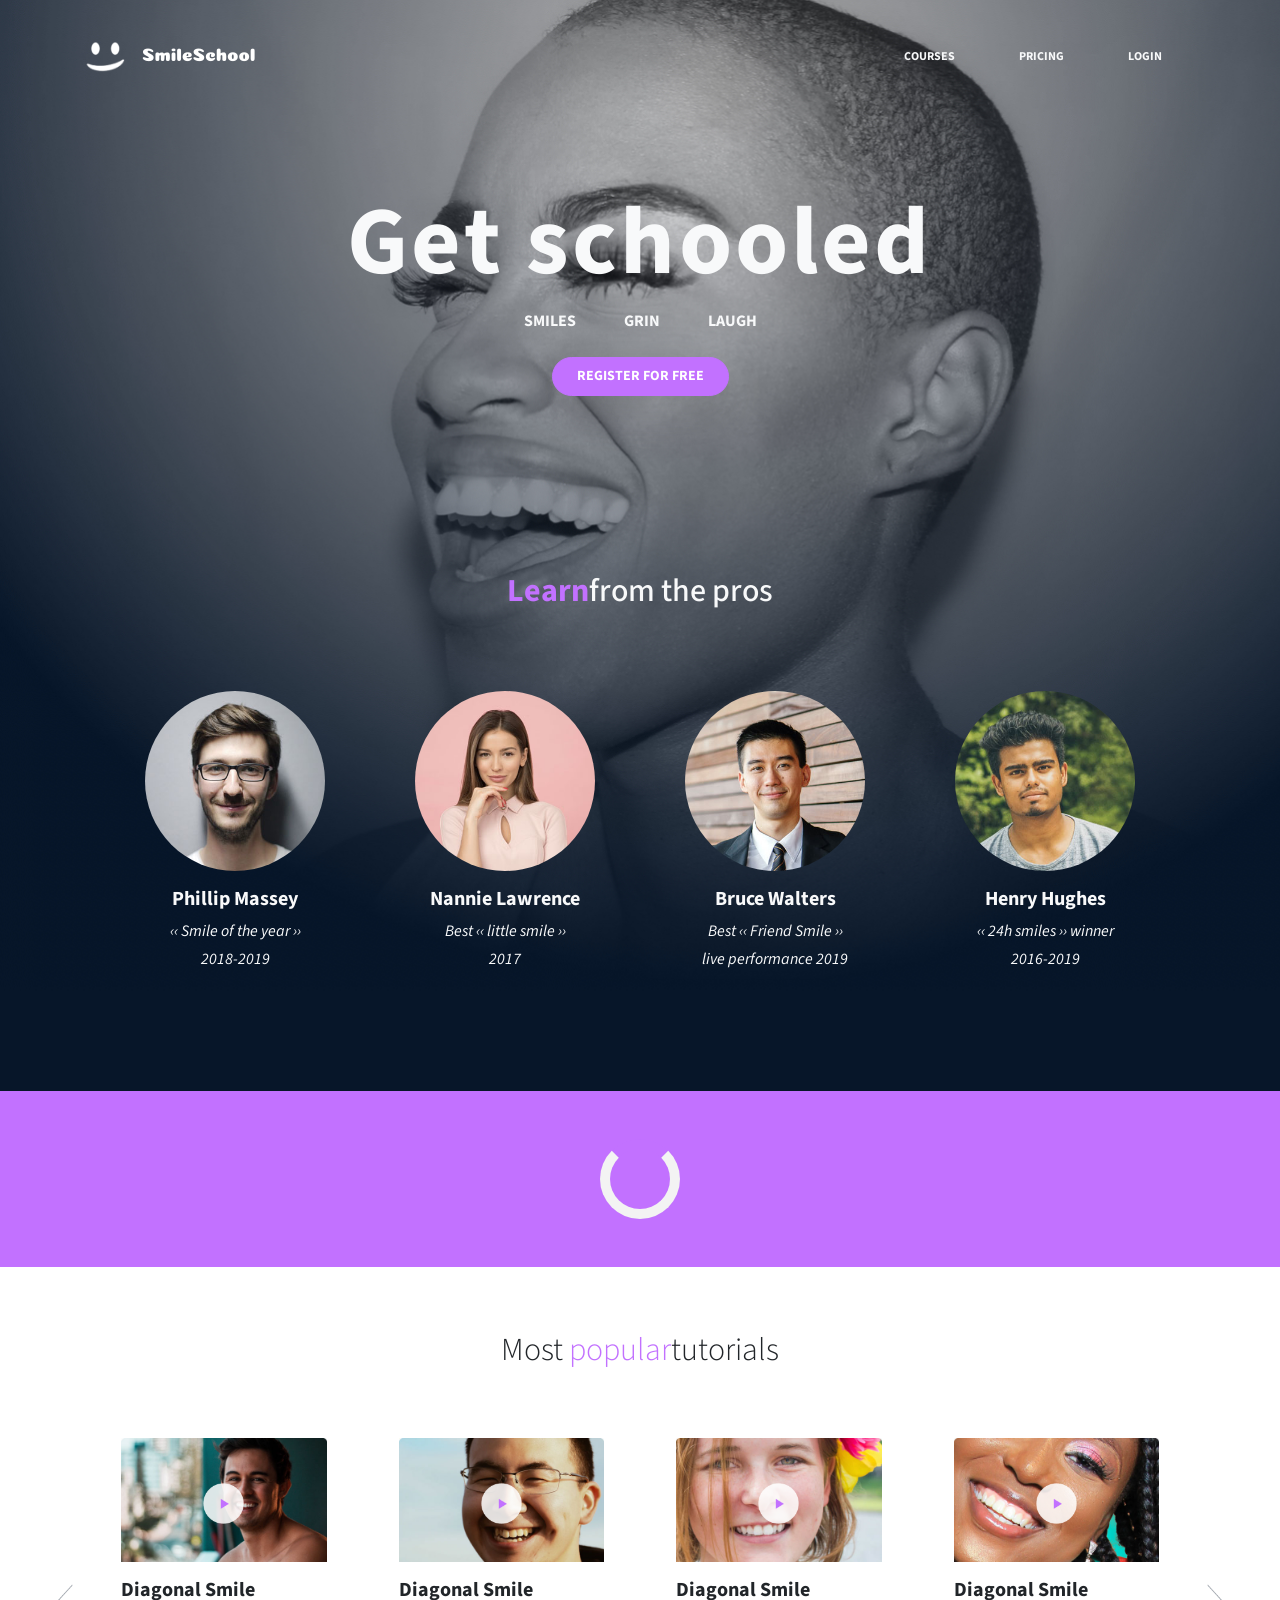
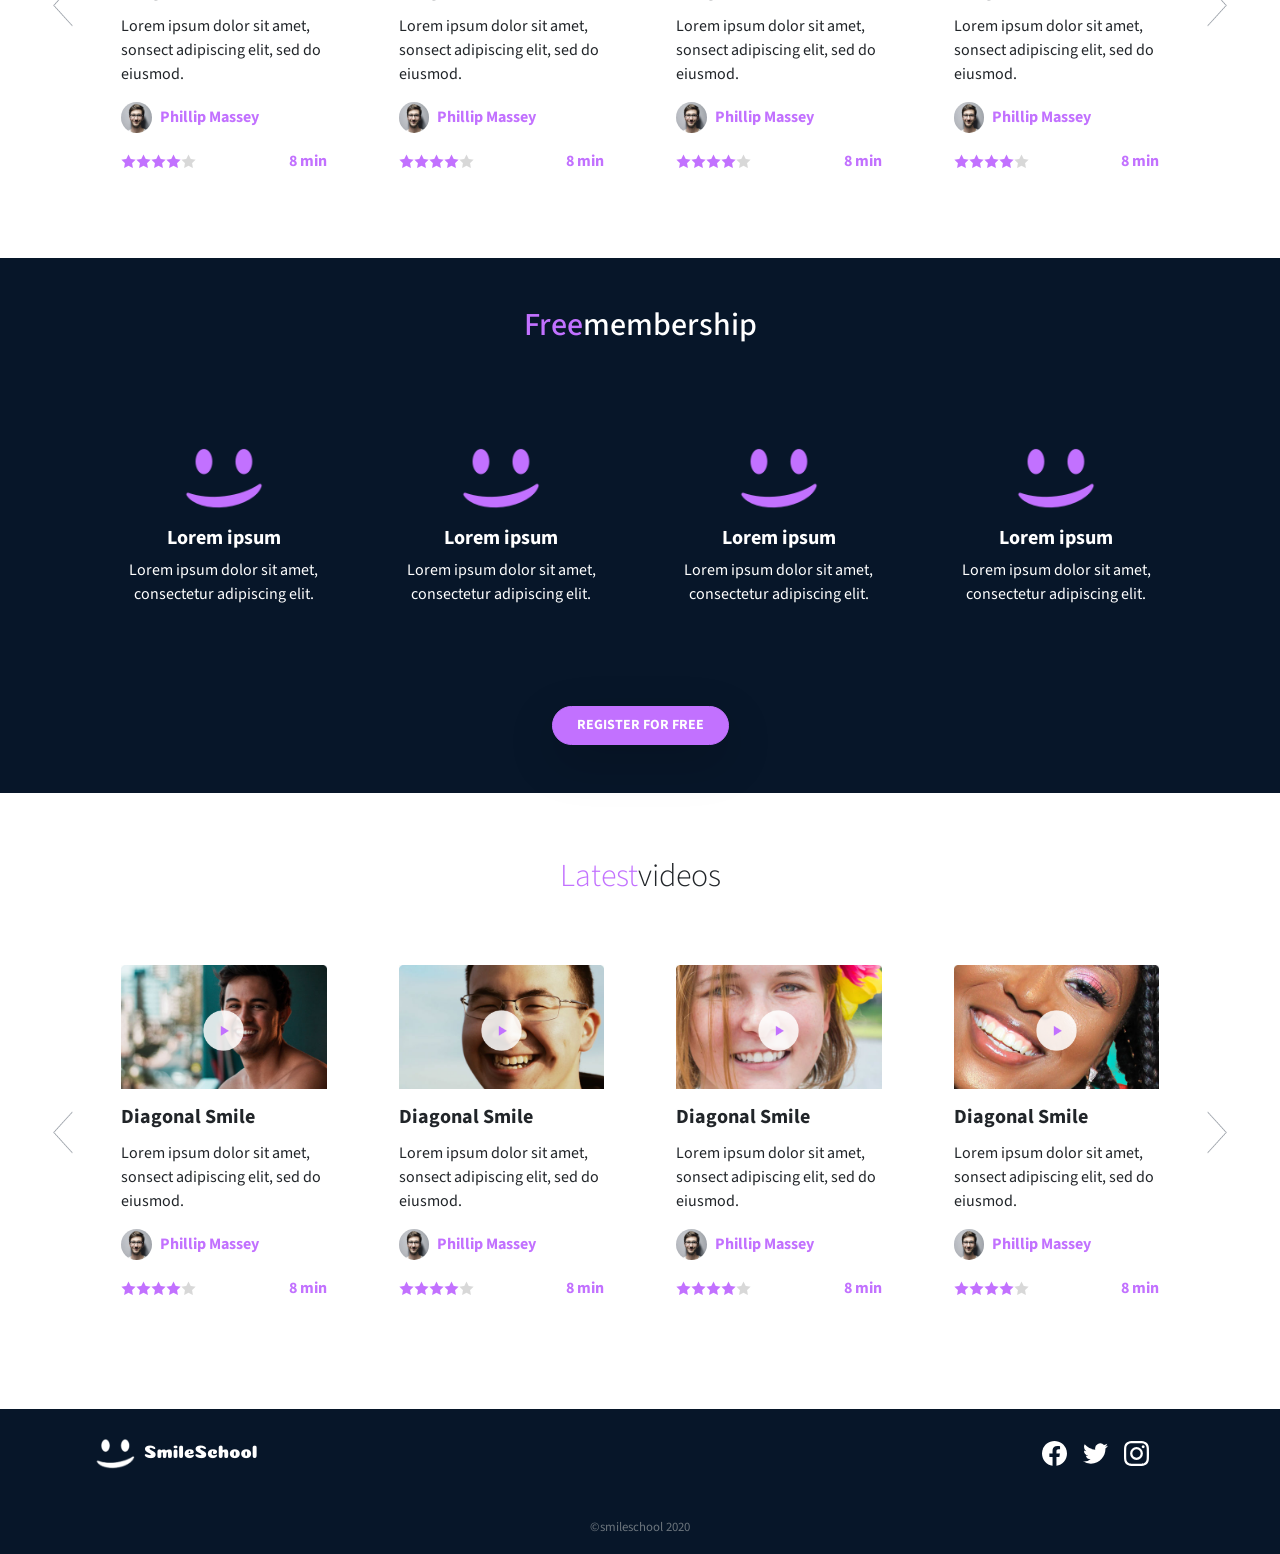
<file: 1-homepage.html>
<!DOCTYPE html>
<html lang="en">

<head>
    <meta charset="UTF-8">
    <meta name="viewport" content="width=device-width, initial-scale=1.0">
    <meta http-equiv="X-UA-Compatible" content="ie=edge">
    <link rel="icon" type="image/png" href="images/favicon.png">
    <link rel="icon" type="image/x-icon" href="images/favicon.ico">
    <link href="https://fonts.googleapis.com/css?family=Source+Sans+Pro&display=swap" rel="stylesheet">
    <link href="https://fonts.googleapis.com/css?family=Coiny&display=swap" rel="stylesheet">
    <link rel="stylesheet" href="https://stackpath.bootstrapcdn.com/bootstrap/4.4.1/css/bootstrap.min.css"
        integrity="sha384-Vkoo8x4CGsO3+Hhxv8T/Q5PaXtkKtu6ug5TOeNV6gBiFeWPGFN9MuhOf23Q9Ifjh" crossorigin="anonymous">
    <link rel="stylesheet" href="styles.css">
    <title>Smile School - Homepage</title>
</head>

<body id="homepage">
    <div class="container-fluid p-0">
        <header class="container-fluid p-4">
            <nav
                class="container d-flex p-3 justify-content-between align-items-sm-center flex-sm-row flex-column position-relative">
                <input type="checkbox" name="nav-toggle" id="nav-toggle" class="d-none"><label for="nav-toggle"
                    id="nav-menu-btn" class="d-block d-sm-none"></label><a href="1-homepage.html">
                    <div class="logo d-flex align-items-center flex-sm-row flex-column"><img src="images/smile_off.png"
                            alt="Smile School Logo" class="logo-smile mb-3 mb-sm-0"><img src="images/logo.png"
                            alt="Smile School Logo" class="logo-words mx-3"></div>
                </a>
                <ul
                    class="nav header-nav text-uppercase font-weight-bold mx-auto mx-md-0 flex-column flex-sm-row text-center mt-3 mt-sm-0">
                    <li class="nav-item mx-3"><a href="0-courses.html" class="nav-link text-light">Courses</a></li>
                    <li class="nav-item mx-3"><a href="0-pricing.html" class="nav-link text-light">Pricing</a></li>
                    <li class="nav-item mx-3"><a href="#" class="nav-link text-light" data-toggle="modal"
                            data-target="#loginModal">Login</a></li>
                </ul>
            </nav>
            <div class="container hero-content d-flex justify-content-center flex-wrap">
                <h1 class="display-1 text-light font-weight-bold text-center hero-title">Get schooled</h1>
                <div
                    class="subtitle container font-weight-bold text-uppercase d-flex justify-content-center text-light">
                    <span class="mx-4">Smiles</span><span class="mx-4">Grin</span><span class="mx-4">Laugh</span></div>
                <button
                    class="btn btn-primary rounded-pill px-4 py-2 mt-4 mb-5 text-uppercase font-weight-bold shadow-lg">Register
                    for Free</button>
                <div class="container pros-section text-center">
                    <h2 class="h2 text-light text-center"><span class="learn font-weight-bold">Learn</span>from the pros
                    </h2>
                    <div class="row text-light pros">
                        <div class="col-6 col-sm-3 d-flex align-items-center flex-column"><img
                                src="images/profile_1.jpg" alt="Phillip Massey Icon" class="rounded-circle">
                            <h3 class="h5 mt-3 mb-1 font-weight-bold">Phillip Massey</h3>
                            <p class="font-italic my-1">&lsaquo;&lsaquo; Smile of the year &rsaquo;&rsaquo;</p>
                            <p class="font-italic">2018-2019</p>
                        </div>
                        <div class="col-6 col-sm-3 d-flex align-items-center flex-column"><img
                                src="images/profile_2.jpg" alt="Nannie Lawrence Icon" class="rounded-circle">
                            <h3 class="h5 mt-3 mb-1 font-weight-bold">Nannie Lawrence</h3>
                            <p class="font-italic my-1">Best &lsaquo;&lsaquo; little smile &rsaquo;&rsaquo;</p>
                            <p class="font-italic">2017</p>
                        </div>
                        <div class="w-100 d-block d-sm-none"></div>
                        <div class="col-6 col-sm-3 d-flex align-items-center flex-column"><img
                                src="images/profile_3.jpg" alt="Bruce Walters Icon" class="rounded-circle">
                            <h3 class="h5 mt-3 mb-1 font-weight-bold">Bruce Walters</h3>
                            <p class="font-italic my-1">Best &lsaquo;&lsaquo; Friend Smile &rsaquo;&rsaquo;</p>
                            <p class="font-italic">live performance 2019</p>
                        </div>
                        <div class="col-6 col-sm-3 d-flex align-items-center flex-column"><img
                                src="images/profile_4.jpg" alt="Henry Hughes Icon" class="rounded-circle">
                            <h3 class="h5 mt-3 mb-1 font-weight-bold">Henry Hughes</h3>
                            <p class="font-italic my-1">&lsaquo;&lsaquo; 24h smiles &rsaquo;&rsaquo; winner</p>
                            <p class="font-italic">2016-2019</p>
                        </div>
                    </div>
                </div>
            </div>
        </header>
        <main class="container-fluid p-0">
            <div class="container-fluid p-0 testimonials">
                <div class="loader-wrapper" id="testimonial-loader">
                    <div class="loader loader-bg-purple"></div>
                </div>
                <div class="container">
                    <div class="row">
                        <div class="col-sm-12">
                            <div id="testimonial-carousel" class="carousel slide w-100 d-none" data-ride="carousel">
                                <div class="carousel-inner w-100" role="listbox"></div><a href="#testimonial-carousel"
                                    class="carousel-control-prev" role="button" data-slide="prev"><img
                                        src="images/arrow_white_left.png" alt="" width="40"><span
                                        class="sr-only">Previous</span></a><a href="#testimonial-carousel"
                                    class="carousel-control-next" role="button" data-slide="next"><img
                                        src="images/arrow_white_right.png" alt="" width="40"><span
                                        class="sr-only">Next</span></a>
                            </div>
                        </div>
                    </div>
                </div>
            </div>
            <div class="container-fluid py-5" id="tutorial-section">
                <div class="container my-3">
                    <h2 class="font-weight-light text-center mb-5">Most <span class="learn">popular</span>tutorials</h2>
                    <div class="row mx-auto my-auto">
                        <div id="popular-carousel" class="carousel slide w-100" data-ride="carousel">
                            <div class="carousel-inner w-100" role="listbox">
                                <div class="carousel-item active">
                                    <div class="col-md-6 col-lg-3">
                                        <div class="card card-body">
                                            <div class="video"><img class="img-fluid" src="images/thumbnail_1.jpg"
                                                    alt=""><img src="images/play.png" alt="" class="play-btn"></div>
                                            <h5 class="card-title font-weight-bold mt-3">Diagonal Smile</h5>
                                            <p class="card-text">Lorem ipsum dolor sit amet, sonsect adipiscing elit,
                                                sed do eiusmod.</p>
                                            <div class="tutorial-author d-flex align-items-center"><img
                                                    src="images/profile_1.jpg" alt="" class="rounded-circle"><span
                                                    class="ml-2 font-weight-bold">Phillip Massey</span></div>
                                            <div
                                                class="mt-3 tutorial-info d-flex justify-content-between align-items-center">
                                                <span class="rating"><img src="images/star_on.png" alt=""><img
                                                        src="images/star_on.png" alt=""><img src="images/star_on.png"
                                                        alt=""><img src="images/star_on.png" alt=""><img
                                                        src="images/star_off.png" alt=""></span><span
                                                    class="length font-weight-bold">8 min</span></div>
                                        </div>
                                    </div>
                                </div>
                                <div class="carousel-item">
                                    <div class="col-md-6 col-lg-3">
                                        <div class="card card-body">
                                            <div class="video"><img class="img-fluid" src="images/thumbnail_2.jpg"
                                                    alt=""><img src="images/play.png" alt="" class="play-btn"></div>
                                            <h5 class="card-title font-weight-bold mt-3">Diagonal Smile</h5>
                                            <p class="card-text">Lorem ipsum dolor sit amet, sonsect adipiscing elit,
                                                sed do eiusmod.</p>
                                            <div class="tutorial-author d-flex align-items-center"><img
                                                    src="images/profile_1.jpg" alt="" class="rounded-circle"><span
                                                    class="ml-2 font-weight-bold">Phillip Massey</span></div>
                                            <div
                                                class="mt-3 tutorial-info d-flex justify-content-between align-items-center">
                                                <span class="rating"><img src="images/star_on.png" alt=""><img
                                                        src="images/star_on.png" alt=""><img src="images/star_on.png"
                                                        alt=""><img src="images/star_on.png" alt=""><img
                                                        src="images/star_off.png" alt=""></span><span
                                                    class="length font-weight-bold">8 min</span></div>
                                        </div>
                                    </div>
                                </div>
                                <div class="carousel-item">
                                    <div class="col-md-6 col-lg-3">
                                        <div class="card card-body">
                                            <div class="video"><img class="img-fluid" src="images/thumbnail_3.jpg"
                                                    alt=""><img src="images/play.png" alt="" class="play-btn"></div>
                                            <h5 class="card-title font-weight-bold mt-3">Diagonal Smile</h5>
                                            <p class="card-text">Lorem ipsum dolor sit amet, sonsect adipiscing elit,
                                                sed do eiusmod.</p>
                                            <div class="tutorial-author d-flex align-items-center"><img
                                                    src="images/profile_1.jpg" alt="" class="rounded-circle"><span
                                                    class="ml-2 font-weight-bold">Phillip Massey</span></div>
                                            <div
                                                class="mt-3 tutorial-info d-flex justify-content-between align-items-center">
                                                <span class="rating"><img src="images/star_on.png" alt=""><img
                                                        src="images/star_on.png" alt=""><img src="images/star_on.png"
                                                        alt=""><img src="images/star_on.png" alt=""><img
                                                        src="images/star_off.png" alt=""></span><span
                                                    class="length font-weight-bold">8 min</span></div>
                                        </div>
                                    </div>
                                </div>
                                <div class="carousel-item">
                                    <div class="col-md-6 col-lg-3">
                                        <div class="card card-body">
                                            <div class="video"><img class="img-fluid" src="images/thumbnail_4.jpg"
                                                    alt=""><img src="images/play.png" alt="" class="play-btn"></div>
                                            <h5 class="card-title font-weight-bold mt-3">Diagonal Smile</h5>
                                            <p class="card-text">Lorem ipsum dolor sit amet, sonsect adipiscing elit,
                                                sed do eiusmod.</p>
                                            <div class="tutorial-author d-flex align-items-center"><img
                                                    src="images/profile_1.jpg" alt="" class="rounded-circle"><span
                                                    class="ml-2 font-weight-bold">Phillip Massey</span></div>
                                            <div
                                                class="mt-3 tutorial-info d-flex justify-content-between align-items-center">
                                                <span class="rating"><img src="images/star_on.png" alt=""><img
                                                        src="images/star_on.png" alt=""><img src="images/star_on.png"
                                                        alt=""><img src="images/star_on.png" alt=""><img
                                                        src="images/star_off.png" alt=""></span><span
                                                    class="length font-weight-bold">8 min</span></div>
                                        </div>
                                    </div>
                                </div>
                            </div><a class="carousel-control-prev w-auto" href="#popular-carousel" role="button"
                                data-slide="prev"><img src="images/arrow_black_left.png" alt="" width="20"><span
                                    class="sr-only">Previous</span></a><a class="carousel-control-next w-auto"
                                href="#popular-carousel" role="button" data-slide="next"><img
                                    src="images/arrow_black_right.png" alt="" width="20"><span
                                    class="sr-only">Next</span></a>
                        </div>
                    </div>
                </div>
            </div>
            <div class="container-fluid bg-section text-white py-5">
                <div class="container d-flex justify-content-center flex-wrap text-center">
                    <h2 class=" w-100"><span class="learn">Free</span>membership</h2>
                    <div class="row membership-section mt-5 w-100">
                        <div class="col-md-6 col-lg-3 d-flex align-items-center flex-column my-5 w-50 mx-auto"><img
                                src="images/smile_on.png" alt="Phillip Massey Icon">
                            <h3 class="h5 mt-3 mb-1 font-weight-bold">Lorem ipsum</h3>
                            <p class="my-1">Lorem ipsum dolor sit amet, consectetur adipiscing elit.</p>
                        </div>
                        <div class="col-md-6 col-lg-3 d-flex align-items-center flex-column my-5 w-50 mx-auto"><img
                                src="images/smile_on.png" alt="Phillip Massey Icon">
                            <h3 class="h5 mt-3 mb-1 font-weight-bold">Lorem ipsum</h3>
                            <p class="my-1">Lorem ipsum dolor sit amet, consectetur adipiscing elit.</p>
                        </div>
                        <div class="w-100 d-block d-sm-none"></div>
                        <div class="col-md-6 col-lg-3 d-flex align-items-center flex-column my-5 w-50 mx-auto"><img
                                src="images/smile_on.png" alt="Phillip Massey Icon">
                            <h3 class="h5 mt-3 mb-1 font-weight-bold">Lorem ipsum</h3>
                            <p class="my-1">Lorem ipsum dolor sit amet, consectetur adipiscing elit.</p>
                        </div>
                        <div class="col-md-6 col-lg-3 d-flex align-items-center flex-column my-5 w-50 mx-auto"><img
                                src="images/smile_on.png" alt="Phillip Massey Icon">
                            <h3 class="h5 mt-3 mb-1 font-weight-bold">Lorem ipsum</h3>
                            <p class="my-1">Lorem ipsum dolor sit amet, consectetur adipiscing elit.</p>
                        </div>
                    </div><button
                        class="btn btn-primary rounded-pill px-4 py-2 mt-5 text-uppercase font-weight-bold shadow-lg">Register
                        for Free</button>
                </div>
            </div>
            <div class="container-fluid py-5" id="latest-section">
                <div class="container my-3">
                    <h2 class="font-weight-light text-center mb-5"><span class="learn">Latest</span>videos</h2>
                    <div class="row mx-auto my-auto">
                        <div id="latest-carousel" class="carousel slide w-100" data-ride="carousel">
                            <div class="carousel-inner w-100" role="listbox">
                                <div class="carousel-item active">
                                    <div class="col-md-6 col-lg-3">
                                        <div class="card card-body">
                                            <div class="video"><img class="img-fluid" src="images/thumbnail_1.jpg"
                                                    alt=""><img src="images/play.png" alt="" class="play-btn"></div>
                                            <h5 class="card-title font-weight-bold mt-3">Diagonal Smile</h5>
                                            <p class="card-text">Lorem ipsum dolor sit amet, sonsect adipiscing elit,
                                                sed do eiusmod.</p>
                                            <div class="tutorial-author d-flex align-items-center"><img
                                                    src="images/profile_1.jpg" alt="" class="rounded-circle"><span
                                                    class="ml-2 font-weight-bold">Phillip Massey</span></div>
                                            <div
                                                class="mt-3 tutorial-info d-flex justify-content-between align-items-center">
                                                <span class="rating"><img src="images/star_on.png" alt=""><img
                                                        src="images/star_on.png" alt=""><img src="images/star_on.png"
                                                        alt=""><img src="images/star_on.png" alt=""><img
                                                        src="images/star_off.png" alt=""></span><span
                                                    class="length font-weight-bold">8 min</span></div>
                                        </div>
                                    </div>
                                </div>
                                <div class="carousel-item">
                                    <div class="col-md-6 col-lg-3">
                                        <div class="card card-body">
                                            <div class="video"><img class="img-fluid" src="images/thumbnail_2.jpg"
                                                    alt=""><img src="images/play.png" alt="" class="play-btn"></div>
                                            <h5 class="card-title font-weight-bold mt-3">Diagonal Smile</h5>
                                            <p class="card-text">Lorem ipsum dolor sit amet, sonsect adipiscing elit,
                                                sed do eiusmod.</p>
                                            <div class="tutorial-author d-flex align-items-center"><img
                                                    src="images/profile_1.jpg" alt="" class="rounded-circle"><span
                                                    class="ml-2 font-weight-bold">Phillip Massey</span></div>
                                            <div
                                                class="mt-3 tutorial-info d-flex justify-content-between align-items-center">
                                                <span class="rating"><img src="images/star_on.png" alt=""><img
                                                        src="images/star_on.png" alt=""><img src="images/star_on.png"
                                                        alt=""><img src="images/star_on.png" alt=""><img
                                                        src="images/star_off.png" alt=""></span><span
                                                    class="length font-weight-bold">8 min</span></div>
                                        </div>
                                    </div>
                                </div>
                                <div class="carousel-item">
                                    <div class="col-md-6 col-lg-3">
                                        <div class="card card-body">
                                            <div class="video"><img class="img-fluid" src="images/thumbnail_3.jpg"
                                                    alt=""><img src="images/play.png" alt="" class="play-btn"></div>
                                            <h5 class="card-title font-weight-bold mt-3">Diagonal Smile</h5>
                                            <p class="card-text">Lorem ipsum dolor sit amet, sonsect adipiscing elit,
                                                sed do eiusmod.</p>
                                            <div class="tutorial-author d-flex align-items-center"><img
                                                    src="images/profile_1.jpg" alt="" class="rounded-circle"><span
                                                    class="ml-2 font-weight-bold">Phillip Massey</span></div>
                                            <div
                                                class="mt-3 tutorial-info d-flex justify-content-between align-items-center">
                                                <span class="rating"><img src="images/star_on.png" alt=""><img
                                                        src="images/star_on.png" alt=""><img src="images/star_on.png"
                                                        alt=""><img src="images/star_on.png" alt=""><img
                                                        src="images/star_off.png" alt=""></span><span
                                                    class="length font-weight-bold">8 min</span></div>
                                        </div>
                                    </div>
                                </div>
                                <div class="carousel-item">
                                    <div class="col-md-6 col-lg-3">
                                        <div class="card card-body">
                                            <div class="video"><img class="img-fluid" src="images/thumbnail_4.jpg"
                                                    alt=""><img src="images/play.png" alt="" class="play-btn"></div>
                                            <h5 class="card-title font-weight-bold mt-3">Diagonal Smile</h5>
                                            <p class="card-text">Lorem ipsum dolor sit amet, sonsect adipiscing elit,
                                                sed do eiusmod.</p>
                                            <div class="tutorial-author d-flex align-items-center"><img
                                                    src="images/profile_1.jpg" alt="" class="rounded-circle"><span
                                                    class="ml-2 font-weight-bold">Phillip Massey</span></div>
                                            <div
                                                class="mt-3 tutorial-info d-flex justify-content-between align-items-center">
                                                <span class="rating"><img src="images/star_on.png" alt=""><img
                                                        src="images/star_on.png" alt=""><img src="images/star_on.png"
                                                        alt=""><img src="images/star_on.png" alt=""><img
                                                        src="images/star_off.png" alt=""></span><span
                                                    class="length font-weight-bold">8 min</span></div>
                                        </div>
                                    </div>
                                </div>
                            </div><a class="carousel-control-prev w-auto" href="#latest-carousel" role="button"
                                data-slide="prev"><img src="images/arrow_black_left.png" alt="" width="20"><span
                                    class="sr-only">Previous</span></a><a class="carousel-control-next w-auto"
                                href="#latest-carousel" role="button" data-slide="next"><img
                                    src="images/arrow_black_right.png" alt="" width="20"><span
                                    class="sr-only">Next</span></a>
                        </div>
                    </div>
                </div>
            </div>
        </main>
        <footer class="font-small bg-section text-white">
            <div class="container-fluid text-center px-5">
                <div class="row align-items-center justify-content-space-between mt-4">
                    <div class="col-sm-3 mr-auto my-4"><a class="navbar-brand text-white font-weight-bold"
                            href="0-homepage.html"><img class="logo-smile mr-2" src="images/smile_off.png" /><img
                                class="logo-smile" src="images/logo.png" /></a></div>
                    <div class="col-sm-3 ml-auto">
                        <div class="list-unstyled d-flex justify-content-center my-4">
                            <div><a href="https://www.linkedin.com/in/carlos-andres-garcia-morales-036992183/"><span
                                        class="social text-white font-weight-normal m-2"><svg viewbox="0 0 24 24"
                                            xmlns="http://www.w3.org/2000/svg" width="25" height="25">
                                            <title>Follow in Facebook </title>
                                            <path
                                                d="M23.998 12c0-6.628-5.372-12-11.999-12C5.372 0 0 5.372 0 12c0 5.988 4.388 10.952 10.124 11.852v-8.384H7.078v-3.469h3.046V9.356c0-3.008 1.792-4.669 4.532-4.669 1.313 0 2.686.234 2.686.234v2.953H15.83c-1.49 0-1.955.925-1.955 1.874V12h3.328l-.532 3.469h-2.796v8.384c5.736-.9 10.124-5.864 10.124-11.853z" />
                                        </svg></span></a></div>
                            <div><a href="https://twitter.com/karlgarmor"><span
                                        class="social text-white font-weight-normal m-2"><svg viewbox="0 0 24 24"
                                            xmlns="http://www.w3.org/2000/svg" width="25" height="25">
                                            <title>Follow in Twitter</title>
                                            <path
                                                d="M23.954 4.569a10 10 0 0 1-2.825.775 4.958 4.958 0 0 0 2.163-2.723c-.951.555-2.005.959-3.127 1.184a4.92 4.92 0 0 0-8.384 4.482C7.691 8.094 4.066 6.13 1.64 3.161a4.822 4.822 0 0 0-.666 2.475c0 1.71.87 3.213 2.188 4.096a4.904 4.904 0 0 1-2.228-.616v.061a4.923 4.923 0 0 0 3.946 4.827 4.996 4.996 0 0 1-2.212.085 4.937 4.937 0 0 0 4.604 3.417 9.868 9.868 0 0 1-6.102 2.105c-.39 0-.779-.023-1.17-.067a13.995 13.995 0 0 0 7.557 2.209c9.054 0 13.999-7.496 13.999-13.986 0-.209 0-.42-.015-.63a9.936 9.936 0 0 0 2.46-2.548l-.047-.02z" />
                                        </svg></span></a></div>
                            <div><a href="https://www.instagram.com/karlgarmor/?hl=es-la"><span
                                        class="social text-white font-weight-normal m-2"><svg viewbox="0 0 24 24"
                                            xmlns="http://www.w3.org/2000/svg" width="25" height="25">
                                            <title>Follow in Instagram</title>
                                            <path
                                                d="M12 0C8.74 0 8.333.015 7.053.072 5.775.132 4.905.333 4.14.63c-.789.306-1.459.717-2.126 1.384S.935 3.35.63 4.14C.333 4.905.131 5.775.072 7.053.012 8.333 0 8.74 0 12s.015 3.667.072 4.947c.06 1.277.261 2.148.558 2.913a5.885 5.885 0 0 0 1.384 2.126A5.868 5.868 0 0 0 4.14 23.37c.766.296 1.636.499 2.913.558C8.333 23.988 8.74 24 12 24s3.667-.015 4.947-.072c1.277-.06 2.148-.262 2.913-.558a5.898 5.898 0 0 0 2.126-1.384 5.86 5.86 0 0 0 1.384-2.126c.296-.765.499-1.636.558-2.913.06-1.28.072-1.687.072-4.947s-.015-3.667-.072-4.947c-.06-1.277-.262-2.149-.558-2.913a5.89 5.89 0 0 0-1.384-2.126A5.847 5.847 0 0 0 19.86.63c-.765-.297-1.636-.499-2.913-.558C15.667.012 15.26 0 12 0zm0 2.16c3.203 0 3.585.016 4.85.071 1.17.055 1.805.249 2.227.415.562.217.96.477 1.382.896.419.42.679.819.896 1.381.164.422.36 1.057.413 2.227.057 1.266.07 1.646.07 4.85s-.015 3.585-.074 4.85c-.061 1.17-.256 1.805-.421 2.227a3.81 3.81 0 0 1-.899 1.382 3.744 3.744 0 0 1-1.38.896c-.42.164-1.065.36-2.235.413-1.274.057-1.649.07-4.859.07-3.211 0-3.586-.015-4.859-.074-1.171-.061-1.816-.256-2.236-.421a3.716 3.716 0 0 1-1.379-.899 3.644 3.644 0 0 1-.9-1.38c-.165-.42-.359-1.065-.42-2.235-.045-1.26-.061-1.649-.061-4.844 0-3.196.016-3.586.061-4.861.061-1.17.255-1.814.42-2.234.21-.57.479-.96.9-1.381.419-.419.81-.689 1.379-.898.42-.166 1.051-.361 2.221-.421 1.275-.045 1.65-.06 4.859-.06l.045.03zm0 3.678a6.162 6.162 0 1 0 0 12.324 6.162 6.162 0 1 0 0-12.324zM12 16c-2.21 0-4-1.79-4-4s1.79-4 4-4 4 1.79 4 4-1.79 4-4 4zm7.846-10.405a1.441 1.441 0 0 1-2.88 0 1.44 1.44 0 0 1 2.88 0z" />
                                        </svg></span></a></div>
                        </div>
                    </div>
                </div>
                <div class="text-center py-3 text-secondary"><small>©smileschool 2020</small></div>
            </div>
        </footer>
        <div id="loginModal" class="modal" tabindex="-1">
            <div class="modal-dialog modal-dialog-centered">
                <div class="modal-content">
                    <div class="modal-header testimonials">
                        <h5 class="modal-title"><img class="logo-smile mr-2" src="images/smile_off.png" /><img
                                class="logo-smile" src="images/logologin.png" /></h5><button type="button"
                            class="close text-white" data-dismiss="modal" aria-label="Close"><span
                                aria-hidden="true">&times;</span></button>
                    </div>
                    <div class="modal-body">
                        <form>
                            <div class="form-group row"><label for="staticEmail"
                                    class="col-sm-2 col-form-label font-weight-bolder">Email</label>
                                <div class="col-sm-10"><input type="text" class="form-control-plaintext"
                                        id="staticEmail" placeholder="Carlos@example.com"></div>
                            </div>
                            <div class="form-group row"><label for="inputPassword"
                                    class="col-sm-2 col-form-label font-weight-bolder">Password</label>
                                <div class="col-sm-10"><input type="password" class="form-control" id="inputPassword">
                                </div>
                            </div>
                        </form>
                    </div>
                    <div class="modal-footer"><button type="button"
                            class="btn p-3 px-5 text-white mx-auto font-weight-bolder">ACCESS</button></div>
                </div>
            </div>
        </div>
    </div>
    <script src="https://code.jquery.com/jquery-3.4.1.min.js"
        integrity="sha256-CSXorXvZcTkaix6Yvo6HppcZGetbYMGWSFlBw8HfCJo=" crossorigin="anonymous"></script>
    <script src="https://stackpath.bootstrapcdn.com/bootstrap/4.4.1/js/bootstrap.min.js"
        integrity="sha384-wfSDF2E50Y2D1uUdj0O3uMBJnjuUD4Ih7YwaYd1iqfktj0Uod8GCExl3Og8ifwB6"
        crossorigin="anonymous"></script>
    <script src="https://cdnjs.cloudflare.com/ajax/libs/popper.js/1.12.9/umd/popper.min.js"
        integrity="sha384-ApNbgh9B+Y1QKtv3Rn7W3mgPxhU9K/ScQsAP7hUibX39j7fakFPskvXusvfa0b4Q"
        crossorigin="anonymous"></script>
    <script src="scripts.js"></script>
</body>

</html>
</file>
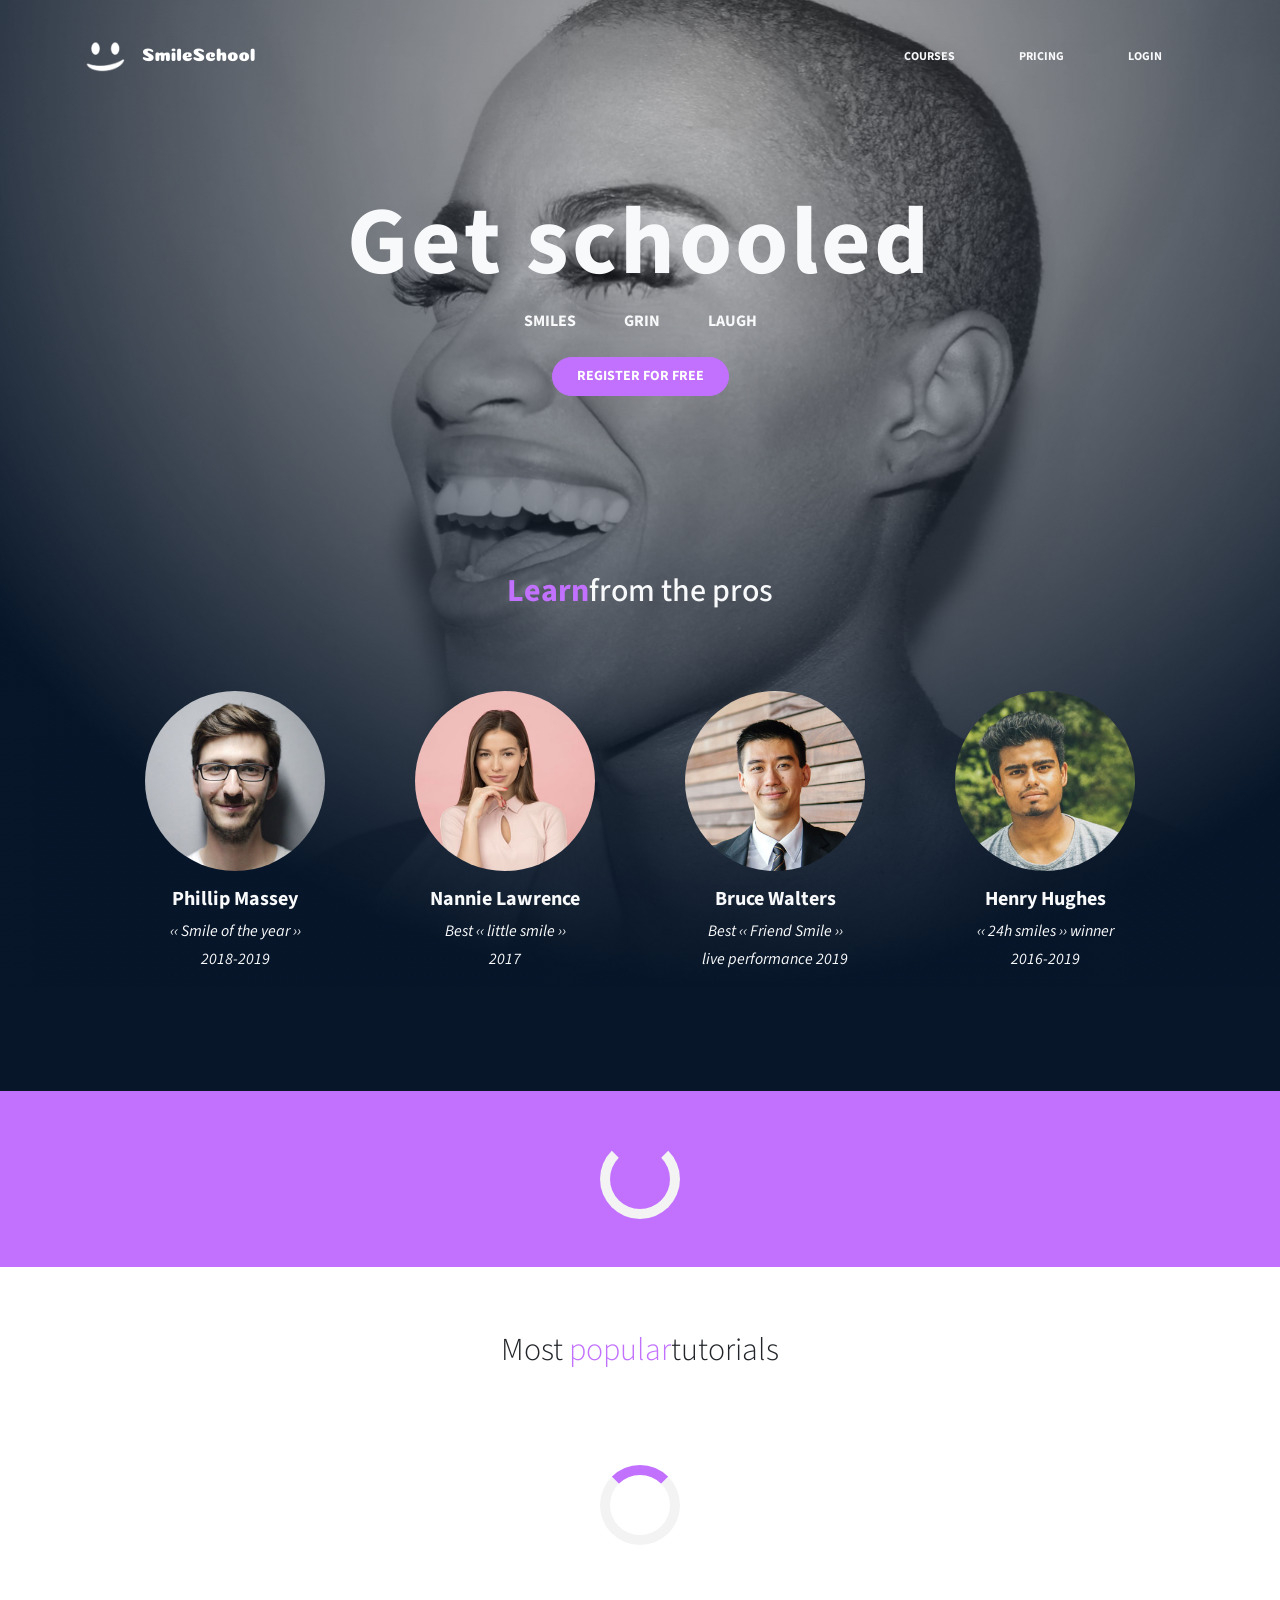
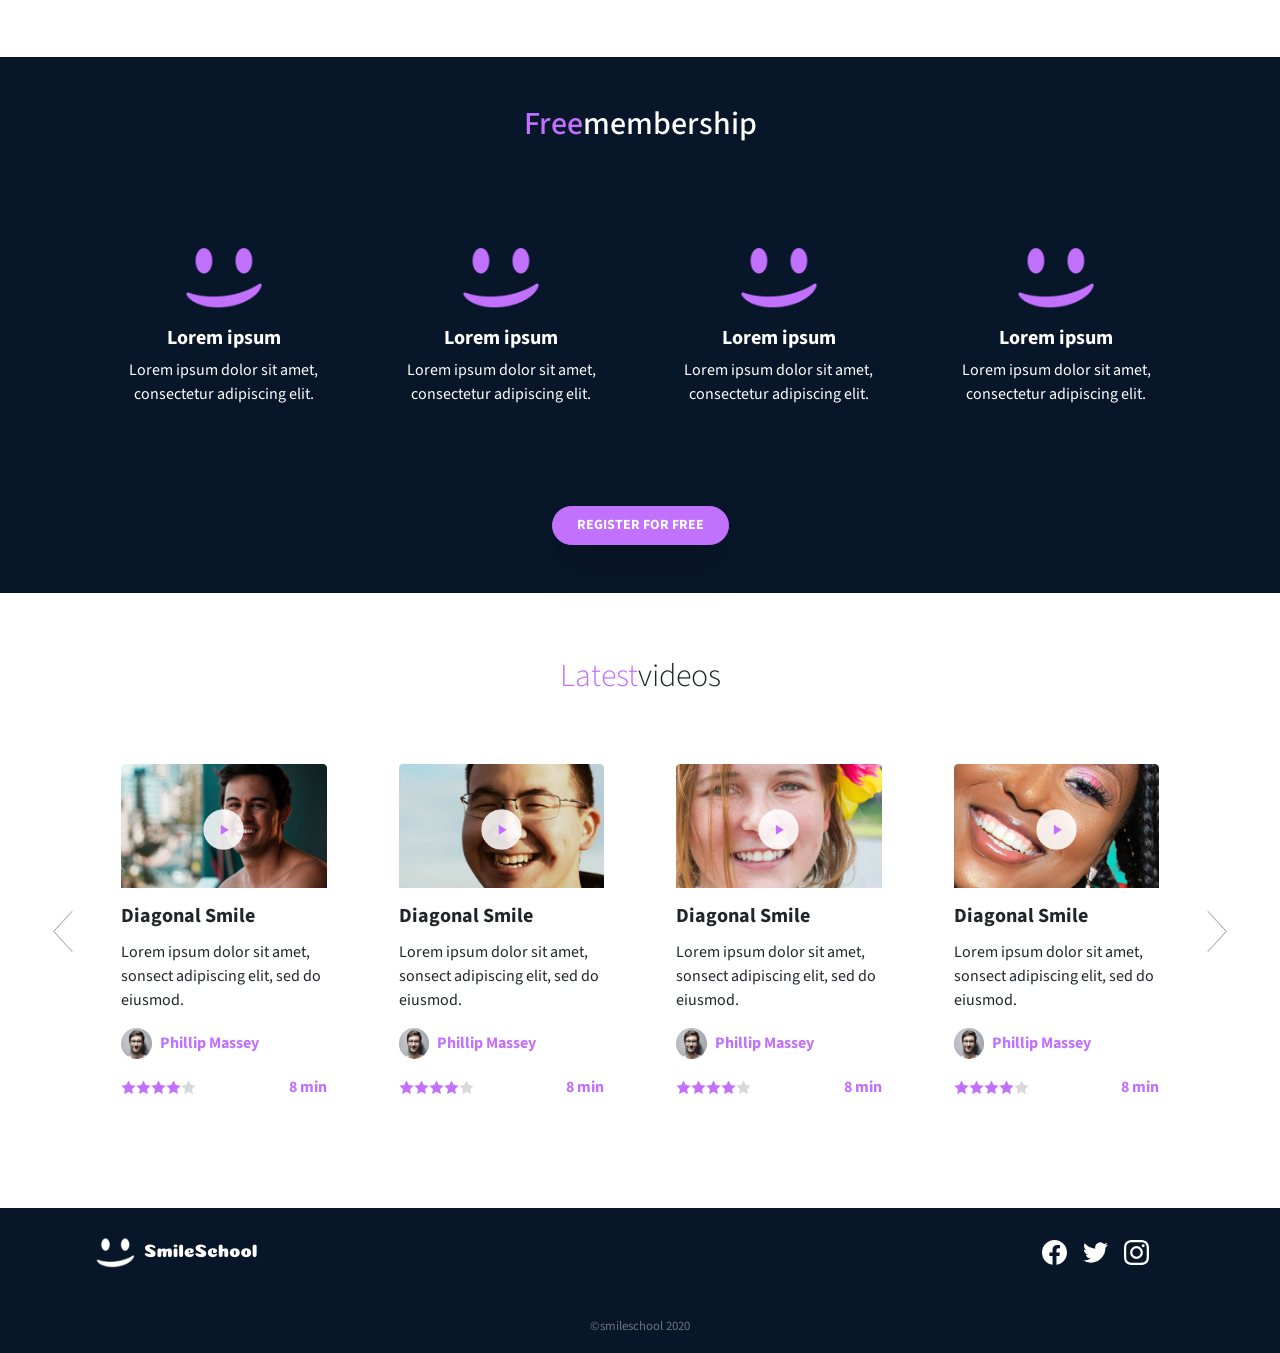
<file: 2-homepage.html>
<!DOCTYPE html>
<html lang="en">

<head>
    <meta charset="UTF-8">
    <meta name="viewport" content="width=device-width, initial-scale=1.0">
    <meta http-equiv="X-UA-Compatible" content="ie=edge">
    <link rel="icon" type="image/png" href="images/favicon.png">
    <link rel="icon" type="image/x-icon" href="images/favicon.ico">
    <link href="https://fonts.googleapis.com/css?family=Source+Sans+Pro&display=swap" rel="stylesheet">
    <link href="https://fonts.googleapis.com/css?family=Coiny&display=swap" rel="stylesheet">
    <link rel="stylesheet" href="https://stackpath.bootstrapcdn.com/bootstrap/4.4.1/css/bootstrap.min.css"
        integrity="sha384-Vkoo8x4CGsO3+Hhxv8T/Q5PaXtkKtu6ug5TOeNV6gBiFeWPGFN9MuhOf23Q9Ifjh" crossorigin="anonymous">
    <link rel="stylesheet" href="styles.css">
    <title>Smile School - Homepage</title>
</head>

<body id="homepage">
    <div class="container-fluid p-0">
        <header class="container-fluid p-4">
            <nav
                class="container d-flex p-3 justify-content-between align-items-sm-center flex-sm-row flex-column position-relative">
                <input type="checkbox" name="nav-toggle" id="nav-toggle" class="d-none"><label for="nav-toggle"
                    id="nav-menu-btn" class="d-block d-sm-none"></label><a href="/homepage.html">
                    <div class="logo d-flex align-items-center flex-sm-row flex-column"><img src="images/smile_off.png"
                            alt="Smile School Logo" class="logo-smile mb-3 mb-sm-0"><img src="images/logo.png"
                            alt="Smile School Logo" class="logo-words mx-3"></div>
                </a>
                <ul
                    class="nav header-nav text-uppercase font-weight-bold mx-auto mx-md-0 flex-column flex-sm-row text-center mt-3 mt-sm-0">
                    <li class="nav-item mx-3"><a href="0-courses.html" class="nav-link text-light">Courses</a></li>
                    <li class="nav-item mx-3"><a href="0-pricing.html" class="nav-link text-light">Pricing</a></li>
                    <li class="nav-item mx-3"><a href="#" class="nav-link text-light" data-toggle="modal"
                            data-target="#loginModal">Login</a></li>
                </ul>
            </nav>
            <div class="container hero-content d-flex justify-content-center flex-wrap">
                <h1 class="display-1 text-light font-weight-bold text-center hero-title">Get schooled</h1>
                <div
                    class="subtitle container font-weight-bold text-uppercase d-flex justify-content-center text-light">
                    <span class="mx-4">Smiles</span><span class="mx-4">Grin</span><span class="mx-4">Laugh</span></div>
                <button
                    class="btn btn-primary rounded-pill px-4 py-2 mt-4 mb-5 text-uppercase font-weight-bold shadow-lg">Register
                    for Free</button>
                <div class="container pros-section text-center">
                    <h2 class="h2 text-light text-center"><span class="learn font-weight-bold">Learn</span>from the pros
                    </h2>
                    <div class="row text-light pros">
                        <div class="col-6 col-sm-3 d-flex align-items-center flex-column"><img
                                src="images/profile_1.jpg" alt="Phillip Massey Icon" class="rounded-circle">
                            <h3 class="h5 mt-3 mb-1 font-weight-bold">Phillip Massey</h3>
                            <p class="font-italic my-1">&lsaquo;&lsaquo; Smile of the year &rsaquo;&rsaquo;</p>
                            <p class="font-italic">2018-2019</p>
                        </div>
                        <div class="col-6 col-sm-3 d-flex align-items-center flex-column"><img
                                src="images/profile_2.jpg" alt="Nannie Lawrence Icon" class="rounded-circle">
                            <h3 class="h5 mt-3 mb-1 font-weight-bold">Nannie Lawrence</h3>
                            <p class="font-italic my-1">Best &lsaquo;&lsaquo; little smile &rsaquo;&rsaquo;</p>
                            <p class="font-italic">2017</p>
                        </div>
                        <div class="w-100 d-block d-sm-none"></div>
                        <div class="col-6 col-sm-3 d-flex align-items-center flex-column"><img
                                src="images/profile_3.jpg" alt="Bruce Walters Icon" class="rounded-circle">
                            <h3 class="h5 mt-3 mb-1 font-weight-bold">Bruce Walters</h3>
                            <p class="font-italic my-1">Best &lsaquo;&lsaquo; Friend Smile &rsaquo;&rsaquo;</p>
                            <p class="font-italic">live performance 2019</p>
                        </div>
                        <div class="col-6 col-sm-3 d-flex align-items-center flex-column"><img
                                src="images/profile_4.jpg" alt="Henry Hughes Icon" class="rounded-circle">
                            <h3 class="h5 mt-3 mb-1 font-weight-bold">Henry Hughes</h3>
                            <p class="font-italic my-1">&lsaquo;&lsaquo; 24h smiles &rsaquo;&rsaquo; winner</p>
                            <p class="font-italic">2016-2019</p>
                        </div>
                    </div>
                </div>
            </div>
        </header>
        <main class="container-fluid p-0">
            <div class="container-fluid p-0 testimonials">
                <div class="loader-wrapper" id="testimonial-loader">
                    <div class="loader loader-bg-purple"></div>
                </div>
                <div class="container">
                    <div class="row">
                        <div class="col-sm-12">
                            <div id="testimonial-carousel" class="carousel slide w-100 d-none" data-ride="carousel">
                                <div class="carousel-inner w-100" role="listbox"></div><a href="#testimonial-carousel"
                                    class="carousel-control-prev" role="button" data-slide="prev"><img
                                        src="images/arrow_white_left.png" alt="" width="40"><span
                                        class="sr-only">Previous</span></a><a href="#testimonial-carousel"
                                    class="carousel-control-next" role="button" data-slide="next"><img
                                        src="images/arrow_white_right.png" alt="" width="40"><span
                                        class="sr-only">Next</span></a>
                            </div>
                        </div>
                    </div>
                </div>
            </div>
            <div class="container-fluid py-5" id="tutorial-section">
                <div class="container my-3">
                    <h2 class="font-weight-light text-center mb-5">Most <span class="learn">popular</span>tutorials</h2>
                    <div class="loader-wrapper" id="popular-loader">
                        <div class="loader loader-bg-purple"></div>
                    </div>
                    <div class="row mx-auto my-auto">
                        <div id="popular-carousel" class="carousel slide w-100 d-none" data-ride="carousel">
                            <div class="carousel-inner w-100" role="listbox"></div><a
                                class="carousel-control-prev w-auto" href="#popular-carousel" role="button"
                                data-slide="prev"><img src="images/arrow_black_left.png" alt="" width="20"><span
                                    class="sr-only">Previous</span></a><a class="carousel-control-next w-auto"
                                href="#popular-carousel" role="button" data-slide="next"><img
                                    src="images/arrow_black_right.png" alt="" width="20"><span
                                    class="sr-only">Next</span></a>
                        </div>
                    </div>
                </div>
            </div>
            <div class="container-fluid bg-section text-white py-5">
                <div class="container d-flex justify-content-center flex-wrap text-center">
                    <h2 class=" w-100"><span class="learn">Free</span>membership</h2>
                    <div class="row membership-section mt-5 w-100">
                        <div class="col-md-6 col-lg-3 d-flex align-items-center flex-column my-5 w-50 mx-auto"><img
                                src="images/smile_on.png" alt="Phillip Massey Icon">
                            <h3 class="h5 mt-3 mb-1 font-weight-bold">Lorem ipsum</h3>
                            <p class="my-1">Lorem ipsum dolor sit amet, consectetur adipiscing elit.</p>
                        </div>
                        <div class="col-md-6 col-lg-3 d-flex align-items-center flex-column my-5 w-50 mx-auto"><img
                                src="images/smile_on.png" alt="Phillip Massey Icon">
                            <h3 class="h5 mt-3 mb-1 font-weight-bold">Lorem ipsum</h3>
                            <p class="my-1">Lorem ipsum dolor sit amet, consectetur adipiscing elit.</p>
                        </div>
                        <div class="w-100 d-block d-sm-none"></div>
                        <div class="col-md-6 col-lg-3 d-flex align-items-center flex-column my-5 w-50 mx-auto"><img
                                src="images/smile_on.png" alt="Phillip Massey Icon">
                            <h3 class="h5 mt-3 mb-1 font-weight-bold">Lorem ipsum</h3>
                            <p class="my-1">Lorem ipsum dolor sit amet, consectetur adipiscing elit.</p>
                        </div>
                        <div class="col-md-6 col-lg-3 d-flex align-items-center flex-column my-5 w-50 mx-auto"><img
                                src="images/smile_on.png" alt="Phillip Massey Icon">
                            <h3 class="h5 mt-3 mb-1 font-weight-bold">Lorem ipsum</h3>
                            <p class="my-1">Lorem ipsum dolor sit amet, consectetur adipiscing elit.</p>
                        </div>
                    </div><button
                        class="btn btn-primary rounded-pill px-4 py-2 mt-5 text-uppercase font-weight-bold shadow-lg">Register
                        for Free</button>
                </div>
            </div>
            <div class="container-fluid py-5" id="latest-section">
                <div class="container my-3">
                    <h2 class="font-weight-light text-center mb-5"><span class="learn">Latest</span>videos</h2>
                    <div class="row mx-auto my-auto">
                        <div id="latest-carousel" class="carousel slide w-100" data-ride="carousel">
                            <div class="carousel-inner w-100" role="listbox">
                                <div class="carousel-item active">
                                    <div class="col-md-6 col-lg-3">
                                        <div class="card card-body">
                                            <div class="video"><img class="img-fluid" src="images/thumbnail_1.jpg"
                                                    alt=""><img src="images/play.png" alt="" class="play-btn"></div>
                                            <h5 class="card-title font-weight-bold mt-3">Diagonal Smile</h5>
                                            <p class="card-text">Lorem ipsum dolor sit amet, sonsect adipiscing elit,
                                                sed do eiusmod.</p>
                                            <div class="tutorial-author d-flex align-items-center"><img
                                                    src="images/profile_1.jpg" alt="" class="rounded-circle"><span
                                                    class="ml-2 font-weight-bold">Phillip Massey</span></div>
                                            <div
                                                class="mt-3 tutorial-info d-flex justify-content-between align-items-center">
                                                <span class="rating"><img src="images/star_on.png" alt=""><img
                                                        src="images/star_on.png" alt=""><img src="images/star_on.png"
                                                        alt=""><img src="images/star_on.png" alt=""><img
                                                        src="images/star_off.png" alt=""></span><span
                                                    class="length font-weight-bold">8 min</span></div>
                                        </div>
                                    </div>
                                </div>
                                <div class="carousel-item">
                                    <div class="col-md-6 col-lg-3">
                                        <div class="card card-body">
                                            <div class="video"><img class="img-fluid" src="images/thumbnail_2.jpg"
                                                    alt=""><img src="images/play.png" alt="" class="play-btn"></div>
                                            <h5 class="card-title font-weight-bold mt-3">Diagonal Smile</h5>
                                            <p class="card-text">Lorem ipsum dolor sit amet, sonsect adipiscing elit,
                                                sed do eiusmod.</p>
                                            <div class="tutorial-author d-flex align-items-center"><img
                                                    src="images/profile_1.jpg" alt="" class="rounded-circle"><span
                                                    class="ml-2 font-weight-bold">Phillip Massey</span></div>
                                            <div
                                                class="mt-3 tutorial-info d-flex justify-content-between align-items-center">
                                                <span class="rating"><img src="images/star_on.png" alt=""><img
                                                        src="images/star_on.png" alt=""><img src="images/star_on.png"
                                                        alt=""><img src="images/star_on.png" alt=""><img
                                                        src="images/star_off.png" alt=""></span><span
                                                    class="length font-weight-bold">8 min</span></div>
                                        </div>
                                    </div>
                                </div>
                                <div class="carousel-item">
                                    <div class="col-md-6 col-lg-3">
                                        <div class="card card-body">
                                            <div class="video"><img class="img-fluid" src="images/thumbnail_3.jpg"
                                                    alt=""><img src="images/play.png" alt="" class="play-btn"></div>
                                            <h5 class="card-title font-weight-bold mt-3">Diagonal Smile</h5>
                                            <p class="card-text">Lorem ipsum dolor sit amet, sonsect adipiscing elit,
                                                sed do eiusmod.</p>
                                            <div class="tutorial-author d-flex align-items-center"><img
                                                    src="images/profile_1.jpg" alt="" class="rounded-circle"><span
                                                    class="ml-2 font-weight-bold">Phillip Massey</span></div>
                                            <div
                                                class="mt-3 tutorial-info d-flex justify-content-between align-items-center">
                                                <span class="rating"><img src="images/star_on.png" alt=""><img
                                                        src="images/star_on.png" alt=""><img src="images/star_on.png"
                                                        alt=""><img src="images/star_on.png" alt=""><img
                                                        src="images/star_off.png" alt=""></span><span
                                                    class="length font-weight-bold">8 min</span></div>
                                        </div>
                                    </div>
                                </div>
                                <div class="carousel-item">
                                    <div class="col-md-6 col-lg-3">
                                        <div class="card card-body">
                                            <div class="video"><img class="img-fluid" src="images/thumbnail_4.jpg"
                                                    alt=""><img src="images/play.png" alt="" class="play-btn"></div>
                                            <h5 class="card-title font-weight-bold mt-3">Diagonal Smile</h5>
                                            <p class="card-text">Lorem ipsum dolor sit amet, sonsect adipiscing elit,
                                                sed do eiusmod.</p>
                                            <div class="tutorial-author d-flex align-items-center"><img
                                                    src="images/profile_1.jpg" alt="" class="rounded-circle"><span
                                                    class="ml-2 font-weight-bold">Phillip Massey</span></div>
                                            <div
                                                class="mt-3 tutorial-info d-flex justify-content-between align-items-center">
                                                <span class="rating"><img src="images/star_on.png" alt=""><img
                                                        src="images/star_on.png" alt=""><img src="images/star_on.png"
                                                        alt=""><img src="images/star_on.png" alt=""><img
                                                        src="images/star_off.png" alt=""></span><span
                                                    class="length font-weight-bold">8 min</span></div>
                                        </div>
                                    </div>
                                </div>
                            </div><a class="carousel-control-prev w-auto" href="#latest-carousel" role="button"
                                data-slide="prev"><img src="images/arrow_black_left.png" alt="" width="20"><span
                                    class="sr-only">Previous</span></a><a class="carousel-control-next w-auto"
                                href="#latest-carousel" role="button" data-slide="next"><img
                                    src="images/arrow_black_right.png" alt="" width="20"><span
                                    class="sr-only">Next</span></a>
                        </div>
                    </div>
                </div>
            </div>
        </main>
        <footer class="font-small bg-section text-white">
            <div class="container-fluid text-center px-5">
                <div class="row align-items-center justify-content-space-between mt-4">
                    <div class="col-sm-3 mr-auto my-4"><a class="navbar-brand text-white font-weight-bold"
                            href="0-homepage.html"><img class="logo-smile mr-2" src="images/smile_off.png" /><img
                                class="logo-smile" src="images/logo.png" /></a></div>
                    <div class="col-sm-3 ml-auto">
                        <div class="list-unstyled d-flex justify-content-center my-4">
                            <div><a href="https://www.linkedin.com/in/carlos-andres-garcia-morales-036992183/"><span
                                        class="social text-white font-weight-normal m-2"><svg viewbox="0 0 24 24"
                                            xmlns="http://www.w3.org/2000/svg" width="25" height="25">
                                            <title>Follow in Facebook </title>
                                            <path
                                                d="M23.998 12c0-6.628-5.372-12-11.999-12C5.372 0 0 5.372 0 12c0 5.988 4.388 10.952 10.124 11.852v-8.384H7.078v-3.469h3.046V9.356c0-3.008 1.792-4.669 4.532-4.669 1.313 0 2.686.234 2.686.234v2.953H15.83c-1.49 0-1.955.925-1.955 1.874V12h3.328l-.532 3.469h-2.796v8.384c5.736-.9 10.124-5.864 10.124-11.853z" />
                                        </svg></span></a></div>
                            <div><a href="https://twitter.com/karlgarmor"><span
                                        class="social text-white font-weight-normal m-2"><svg viewbox="0 0 24 24"
                                            xmlns="http://www.w3.org/2000/svg" width="25" height="25">
                                            <title>Follow in Twitter</title>
                                            <path
                                                d="M23.954 4.569a10 10 0 0 1-2.825.775 4.958 4.958 0 0 0 2.163-2.723c-.951.555-2.005.959-3.127 1.184a4.92 4.92 0 0 0-8.384 4.482C7.691 8.094 4.066 6.13 1.64 3.161a4.822 4.822 0 0 0-.666 2.475c0 1.71.87 3.213 2.188 4.096a4.904 4.904 0 0 1-2.228-.616v.061a4.923 4.923 0 0 0 3.946 4.827 4.996 4.996 0 0 1-2.212.085 4.937 4.937 0 0 0 4.604 3.417 9.868 9.868 0 0 1-6.102 2.105c-.39 0-.779-.023-1.17-.067a13.995 13.995 0 0 0 7.557 2.209c9.054 0 13.999-7.496 13.999-13.986 0-.209 0-.42-.015-.63a9.936 9.936 0 0 0 2.46-2.548l-.047-.02z" />
                                        </svg></span></a></div>
                            <div><a href="https://www.instagram.com/karlgarmor/?hl=es-la"><span
                                        class="social text-white font-weight-normal m-2"><svg viewbox="0 0 24 24"
                                            xmlns="http://www.w3.org/2000/svg" width="25" height="25">
                                            <title>Follow in Instagram</title>
                                            <path
                                                d="M12 0C8.74 0 8.333.015 7.053.072 5.775.132 4.905.333 4.14.63c-.789.306-1.459.717-2.126 1.384S.935 3.35.63 4.14C.333 4.905.131 5.775.072 7.053.012 8.333 0 8.74 0 12s.015 3.667.072 4.947c.06 1.277.261 2.148.558 2.913a5.885 5.885 0 0 0 1.384 2.126A5.868 5.868 0 0 0 4.14 23.37c.766.296 1.636.499 2.913.558C8.333 23.988 8.74 24 12 24s3.667-.015 4.947-.072c1.277-.06 2.148-.262 2.913-.558a5.898 5.898 0 0 0 2.126-1.384 5.86 5.86 0 0 0 1.384-2.126c.296-.765.499-1.636.558-2.913.06-1.28.072-1.687.072-4.947s-.015-3.667-.072-4.947c-.06-1.277-.262-2.149-.558-2.913a5.89 5.89 0 0 0-1.384-2.126A5.847 5.847 0 0 0 19.86.63c-.765-.297-1.636-.499-2.913-.558C15.667.012 15.26 0 12 0zm0 2.16c3.203 0 3.585.016 4.85.071 1.17.055 1.805.249 2.227.415.562.217.96.477 1.382.896.419.42.679.819.896 1.381.164.422.36 1.057.413 2.227.057 1.266.07 1.646.07 4.85s-.015 3.585-.074 4.85c-.061 1.17-.256 1.805-.421 2.227a3.81 3.81 0 0 1-.899 1.382 3.744 3.744 0 0 1-1.38.896c-.42.164-1.065.36-2.235.413-1.274.057-1.649.07-4.859.07-3.211 0-3.586-.015-4.859-.074-1.171-.061-1.816-.256-2.236-.421a3.716 3.716 0 0 1-1.379-.899 3.644 3.644 0 0 1-.9-1.38c-.165-.42-.359-1.065-.42-2.235-.045-1.26-.061-1.649-.061-4.844 0-3.196.016-3.586.061-4.861.061-1.17.255-1.814.42-2.234.21-.57.479-.96.9-1.381.419-.419.81-.689 1.379-.898.42-.166 1.051-.361 2.221-.421 1.275-.045 1.65-.06 4.859-.06l.045.03zm0 3.678a6.162 6.162 0 1 0 0 12.324 6.162 6.162 0 1 0 0-12.324zM12 16c-2.21 0-4-1.79-4-4s1.79-4 4-4 4 1.79 4 4-1.79 4-4 4zm7.846-10.405a1.441 1.441 0 0 1-2.88 0 1.44 1.44 0 0 1 2.88 0z" />
                                        </svg></span></a></div>
                        </div>
                    </div>
                </div>
                <div class="text-center py-3 text-secondary"><small>©smileschool 2020</small></div>
            </div>
        </footer>
        <div id="loginModal" class="modal" tabindex="-1">
            <div class="modal-dialog modal-dialog-centered">
                <div class="modal-content">
                    <div class="modal-header testimonials">
                        <h5 class="modal-title"><img class="logo-smile mr-2" src="images/smile_off.png" /><img
                                class="logo-smile" src="images/logologin.png" /></h5><button type="button"
                            class="close text-white" data-dismiss="modal" aria-label="Close"><span
                                aria-hidden="true">&times;</span></button>
                    </div>
                    <div class="modal-body">
                        <form>
                            <div class="form-group row"><label for="staticEmail"
                                    class="col-sm-2 col-form-label font-weight-bolder">Email</label>
                                <div class="col-sm-10"><input type="text" class="form-control-plaintext"
                                        id="staticEmail" placeholder="Carlos@example.com"></div>
                            </div>
                            <div class="form-group row"><label for="inputPassword"
                                    class="col-sm-2 col-form-label font-weight-bolder">Password</label>
                                <div class="col-sm-10"><input type="password" class="form-control" id="inputPassword">
                                </div>
                            </div>
                        </form>
                    </div>
                    <div class="modal-footer"><button type="button"
                            class="btn p-3 px-5 text-white mx-auto font-weight-bolder">ACCESS</button></div>
                </div>
            </div>
        </div>
    </div>
    <script src="https://code.jquery.com/jquery-3.4.1.min.js"
        integrity="sha256-CSXorXvZcTkaix6Yvo6HppcZGetbYMGWSFlBw8HfCJo=" crossorigin="anonymous"></script>
    <script src="https://stackpath.bootstrapcdn.com/bootstrap/4.4.1/js/bootstrap.min.js"
        integrity="sha384-wfSDF2E50Y2D1uUdj0O3uMBJnjuUD4Ih7YwaYd1iqfktj0Uod8GCExl3Og8ifwB6"
        crossorigin="anonymous"></script>
    <script src="https://cdnjs.cloudflare.com/ajax/libs/popper.js/1.12.9/umd/popper.min.js"
        integrity="sha384-ApNbgh9B+Y1QKtv3Rn7W3mgPxhU9K/ScQsAP7hUibX39j7fakFPskvXusvfa0b4Q"
        crossorigin="anonymous"></script>
    <script src="scripts.js"></script>
</body>

</html>
</file>
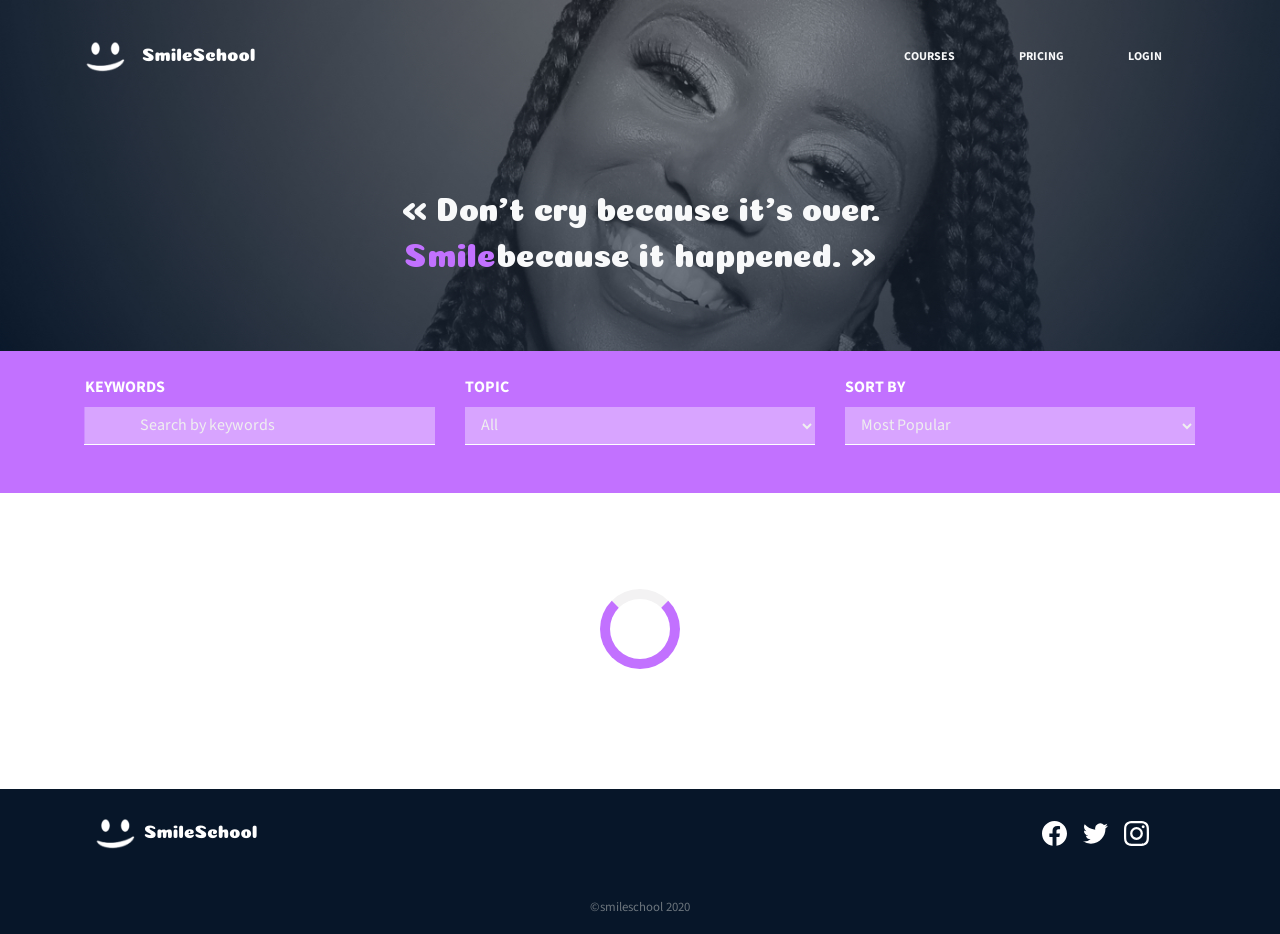
<file: courses.html>
<!DOCTYPE html>
<html lang="en">

<head>
    <meta charset="UTF-8">
    <meta name="viewport" content="width=device-width, initial-scale=1.0">
    <meta http-equiv="X-UA-Compatible" content="ie=edge">
    <link rel="icon" type="image/png" href="images/favicon.png">
    <link rel="icon" type="image/x-icon" href="images/favicon.ico">
    <link href="https://fonts.googleapis.com/css?family=Source+Sans+Pro&display=swap" rel="stylesheet">
    <link href="https://fonts.googleapis.com/css?family=Coiny&display=swap" rel="stylesheet">
    <link rel="stylesheet" href="https://stackpath.bootstrapcdn.com/bootstrap/4.4.1/css/bootstrap.min.css"
        integrity="sha384-Vkoo8x4CGsO3+Hhxv8T/Q5PaXtkKtu6ug5TOeNV6gBiFeWPGFN9MuhOf23Q9Ifjh" crossorigin="anonymous">
    <link rel="stylesheet" href="styles.css">
    <title>Smile School - Courses</title>
</head>

<body class="container-fluid p-0" id="courses">
    <header id="courses-page" class="container-fluid p-4">
        <nav
            class="container d-flex p-3 justify-content-between align-items-sm-center flex-sm-row flex-column position-relative">
            <input type="checkbox" name="nav-toggle" id="nav-toggle" class="d-none"><label for="nav-toggle"
                id="nav-menu-btn" class="d-block d-sm-none"></label><a href="homepage.html">
                <div class="logo d-flex align-items-center flex-sm-row flex-column"><img src="images/smile_off.png"
                        alt="Smile School Logo" class="logo-smile mb-3 mb-sm-0"><img src="images/logo.png"
                        alt="Smile School Logo" class="logo-words mx-3"></div>
            </a>
            <ul
                class="nav header-nav text-uppercase font-weight-bold mx-auto mx-md-0 flex-column flex-sm-row text-center mt-3 mt-sm-0">
                <li class="nav-item mx-3"><a href="courses.html" class="nav-link text-light">Courses</a></li>
                <li class="nav-item mx-3"><a href="pricing.html" class="nav-link text-light">Pricing</a></li>
                <li class="nav-item mx-3"><a href="#" class="nav-link text-light" data-toggle="modal"
                        data-target="#loginModal">Login</a></li>
            </ul>
        </nav>
        <div class="container hero-content d-flex justify-content-center flex-wrap pb-5">
            <h1 class="h2 text-light text-center font-coiny w-100">« Don’t cry because it’s over.</h1>
            <h1 class="h2 text-light text-center font-coiny w-100"><span class="learn font-coiny">Smile</span>because it
                happened. »</h1>
        </div>
    </header>
    <main>
        <div class="container-fluid p-0 bg-purple" id="search-filters">
            <div class="container py-4 text-white text-uppercase font-weight-bold">
                <form>
                    <div class="row">
                        <div class="col-md-12 col-lg-4 form-group"><label for="keywords"
                                class="d-block">Keywords</label>
                            <div class="input-group mb-2">
                                <div class="input-group-prepend">
                                    <div class="input-group-text bg-white"><svg width="20" height="20"
                                            xmlns="http://www.w3.org/2000/svg" fill-rule="evenodd" clip-rule="evenodd">
                                            <pathd="M15.853 16.56c-1.683 1.517-3.911 2.44-6.353 2.44-5.243
                                                0-9.5-4.257-9.5-9.5s4.257-9.5 9.5-9.5 9.5 4.257 9.5 9.5c0 2.442-.923
                                                4.67-2.44 6.353l7.44 7.44-.707.707-7.44-7.44zm-6.353-15.56c4.691 0 8.5
                                                3.809 8.5 8.5s-3.809 8.5-8.5 8.5-8.5-3.809-8.5-8.5 3.809-8.5
                                                8.5-8.5z" />
                                        </svg></div>
                                </div><input type="text" id="keywords" placeholder="Search by keywords"
                                    class="form-control">
                            </div>
                        </div>
                        <div class="col-md-6 col-lg-4 form-group"><label for="topic" class="d-block">Topic</label>
                            <div class="input-group mb-2"><select name="topic" id="topic" class="form-control">
                                    <option value="all">All</option>
                                    <option value="novice">Novice</option>
                                    <option value="intermediate">Intermediate</option>
                                    <option value="expert">Expert</option>
                                </select></div>
                        </div>
                        <div class="col-md-6 col-lg-4 form-group"><label for="sort-by" class="d-block">Sort By</label>
                            <div class="input-group mb-2"><select name="sort-by" id="sort-by" class="form-control">
                                    <option value="most_popular">Most Popular</option>
                                    <option value="most_recent">Most Recent</option>
                                    <option value="most_viewed">Most Viewed</option>
                                </select></div>
                        </div>
                    </div>
                </form>
            </div>
        </div>
        <div class="container py-5">
            <div class="loader-wrapper" id="courses-loader">
                <div class="loader loader-bg-white"></div>
            </div>
            <h6 class="text-secondary d-none" id="number-of-results">results</h6>
            <div class="row d-none" id="course-listing"></div>
        </div>
    </main>
    <footer class="font-small bg-section text-white">
        <div class="container-fluid text-center px-5">
            <div class="row align-items-center justify-content-space-between mt-4">
                <div class="col-sm-3 mr-auto my-4"><a class="navbar-brand text-white font-weight-bold"
                        href="0-homepage.html"><img class="logo-smile mr-2" src="images/smile_off.png" /><img
                            class="logo-smile" src="images/logo.png" /></a></div>
                <div class="col-sm-3 ml-auto">
                    <div class="list-unstyled d-flex justify-content-center my-4">
                        <div><a href="https://www.linkedin.com/in/carlos-andres-garcia-morales-036992183/"><span
                                    class="social text-white font-weight-normal m-2"><svg viewbox="0 0 24 24"
                                        xmlns="http://www.w3.org/2000/svg" width="25" height="25">
                                        <title>Follow in Facebook </title>
                                        <path
                                            d="M23.998 12c0-6.628-5.372-12-11.999-12C5.372 0 0 5.372 0 12c0 5.988 4.388 10.952 10.124 11.852v-8.384H7.078v-3.469h3.046V9.356c0-3.008 1.792-4.669 4.532-4.669 1.313 0 2.686.234 2.686.234v2.953H15.83c-1.49 0-1.955.925-1.955 1.874V12h3.328l-.532 3.469h-2.796v8.384c5.736-.9 10.124-5.864 10.124-11.853z" />
                                    </svg></span></a></div>
                        <div><a href="https://twitter.com/karlgarmor"><span
                                    class="social text-white font-weight-normal m-2"><svg viewbox="0 0 24 24"
                                        xmlns="http://www.w3.org/2000/svg" width="25" height="25">
                                        <title>Follow in Twitter</title>
                                        <path
                                            d="M23.954 4.569a10 10 0 0 1-2.825.775 4.958 4.958 0 0 0 2.163-2.723c-.951.555-2.005.959-3.127 1.184a4.92 4.92 0 0 0-8.384 4.482C7.691 8.094 4.066 6.13 1.64 3.161a4.822 4.822 0 0 0-.666 2.475c0 1.71.87 3.213 2.188 4.096a4.904 4.904 0 0 1-2.228-.616v.061a4.923 4.923 0 0 0 3.946 4.827 4.996 4.996 0 0 1-2.212.085 4.937 4.937 0 0 0 4.604 3.417 9.868 9.868 0 0 1-6.102 2.105c-.39 0-.779-.023-1.17-.067a13.995 13.995 0 0 0 7.557 2.209c9.054 0 13.999-7.496 13.999-13.986 0-.209 0-.42-.015-.63a9.936 9.936 0 0 0 2.46-2.548l-.047-.02z" />
                                    </svg></span></a></div>
                        <div><a href="https://www.instagram.com/karlgarmor/?hl=es-la"><span
                                    class="social text-white font-weight-normal m-2"><svg viewbox="0 0 24 24"
                                        xmlns="http://www.w3.org/2000/svg" width="25" height="25">
                                        <title>Follow in Instagram</title>
                                        <path
                                            d="M12 0C8.74 0 8.333.015 7.053.072 5.775.132 4.905.333 4.14.63c-.789.306-1.459.717-2.126 1.384S.935 3.35.63 4.14C.333 4.905.131 5.775.072 7.053.012 8.333 0 8.74 0 12s.015 3.667.072 4.947c.06 1.277.261 2.148.558 2.913a5.885 5.885 0 0 0 1.384 2.126A5.868 5.868 0 0 0 4.14 23.37c.766.296 1.636.499 2.913.558C8.333 23.988 8.74 24 12 24s3.667-.015 4.947-.072c1.277-.06 2.148-.262 2.913-.558a5.898 5.898 0 0 0 2.126-1.384 5.86 5.86 0 0 0 1.384-2.126c.296-.765.499-1.636.558-2.913.06-1.28.072-1.687.072-4.947s-.015-3.667-.072-4.947c-.06-1.277-.262-2.149-.558-2.913a5.89 5.89 0 0 0-1.384-2.126A5.847 5.847 0 0 0 19.86.63c-.765-.297-1.636-.499-2.913-.558C15.667.012 15.26 0 12 0zm0 2.16c3.203 0 3.585.016 4.85.071 1.17.055 1.805.249 2.227.415.562.217.96.477 1.382.896.419.42.679.819.896 1.381.164.422.36 1.057.413 2.227.057 1.266.07 1.646.07 4.85s-.015 3.585-.074 4.85c-.061 1.17-.256 1.805-.421 2.227a3.81 3.81 0 0 1-.899 1.382 3.744 3.744 0 0 1-1.38.896c-.42.164-1.065.36-2.235.413-1.274.057-1.649.07-4.859.07-3.211 0-3.586-.015-4.859-.074-1.171-.061-1.816-.256-2.236-.421a3.716 3.716 0 0 1-1.379-.899 3.644 3.644 0 0 1-.9-1.38c-.165-.42-.359-1.065-.42-2.235-.045-1.26-.061-1.649-.061-4.844 0-3.196.016-3.586.061-4.861.061-1.17.255-1.814.42-2.234.21-.57.479-.96.9-1.381.419-.419.81-.689 1.379-.898.42-.166 1.051-.361 2.221-.421 1.275-.045 1.65-.06 4.859-.06l.045.03zm0 3.678a6.162 6.162 0 1 0 0 12.324 6.162 6.162 0 1 0 0-12.324zM12 16c-2.21 0-4-1.79-4-4s1.79-4 4-4 4 1.79 4 4-1.79 4-4 4zm7.846-10.405a1.441 1.441 0 0 1-2.88 0 1.44 1.44 0 0 1 2.88 0z" />
                                    </svg></span></a></div>
                    </div>
                </div>
            </div>
            <div class="text-center py-3 text-secondary"><small>©smileschool 2020</small></div>
        </div>
    </footer>
    <div id="loginModal" class="modal" tabindex="-1">
        <div class="modal-dialog modal-dialog-centered">
            <div class="modal-content">
                <div class="modal-header testimonials">
                    <h5 class="modal-title"><img class="logo-smile mr-2" src="images/smile_off.png" /><img
                            class="logo-smile" src="images/logologin.png" /></h5><button type="button"
                        class="close text-white" data-dismiss="modal" aria-label="Close"><span
                            aria-hidden="true">&times;</span></button>
                </div>
                <div class="modal-body">
                    <form>
                        <div class="form-group row"><label for="staticEmail"
                                class="col-sm-2 col-form-label font-weight-bolder">Email</label>
                            <div class="col-sm-10"><input type="text" class="form-control-plaintext" id="staticEmail"
                                    placeholder="Carlos@example.com"></div>
                        </div>
                        <div class="form-group row"><label for="inputPassword"
                                class="col-sm-2 col-form-label font-weight-bolder">Password</label>
                            <div class="col-sm-10"><input type="password" class="form-control" id="inputPassword"></div>
                        </div>
                    </form>
                </div>
                <div class="modal-footer"><button type="button"
                        class="btn p-3 px-5 text-white mx-auto font-weight-bolder">ACCESS</button></div>
            </div>
        </div>
    </div>
    </div>
    <script src="https://code.jquery.com/jquery-3.4.1.min.js"
        integrity="sha256-CSXorXvZcTkaix6Yvo6HppcZGetbYMGWSFlBw8HfCJo=" crossorigin="anonymous"></script>
    <script src="https://stackpath.bootstrapcdn.com/bootstrap/4.4.1/js/bootstrap.min.js"
        integrity="sha384-wfSDF2E50Y2D1uUdj0O3uMBJnjuUD4Ih7YwaYd1iqfktj0Uod8GCExl3Og8ifwB6"
        crossorigin="anonymous"></script>
    <script src="https://cdnjs.cloudflare.com/ajax/libs/popper.js/1.12.9/umd/popper.min.js"
        integrity="sha384-ApNbgh9B+Y1QKtv3Rn7W3mgPxhU9K/ScQsAP7hUibX39j7fakFPskvXusvfa0b4Q"
        crossorigin="anonymous"></script>
    <script src="scripts.js"></script>
</body>

</html>
</file>
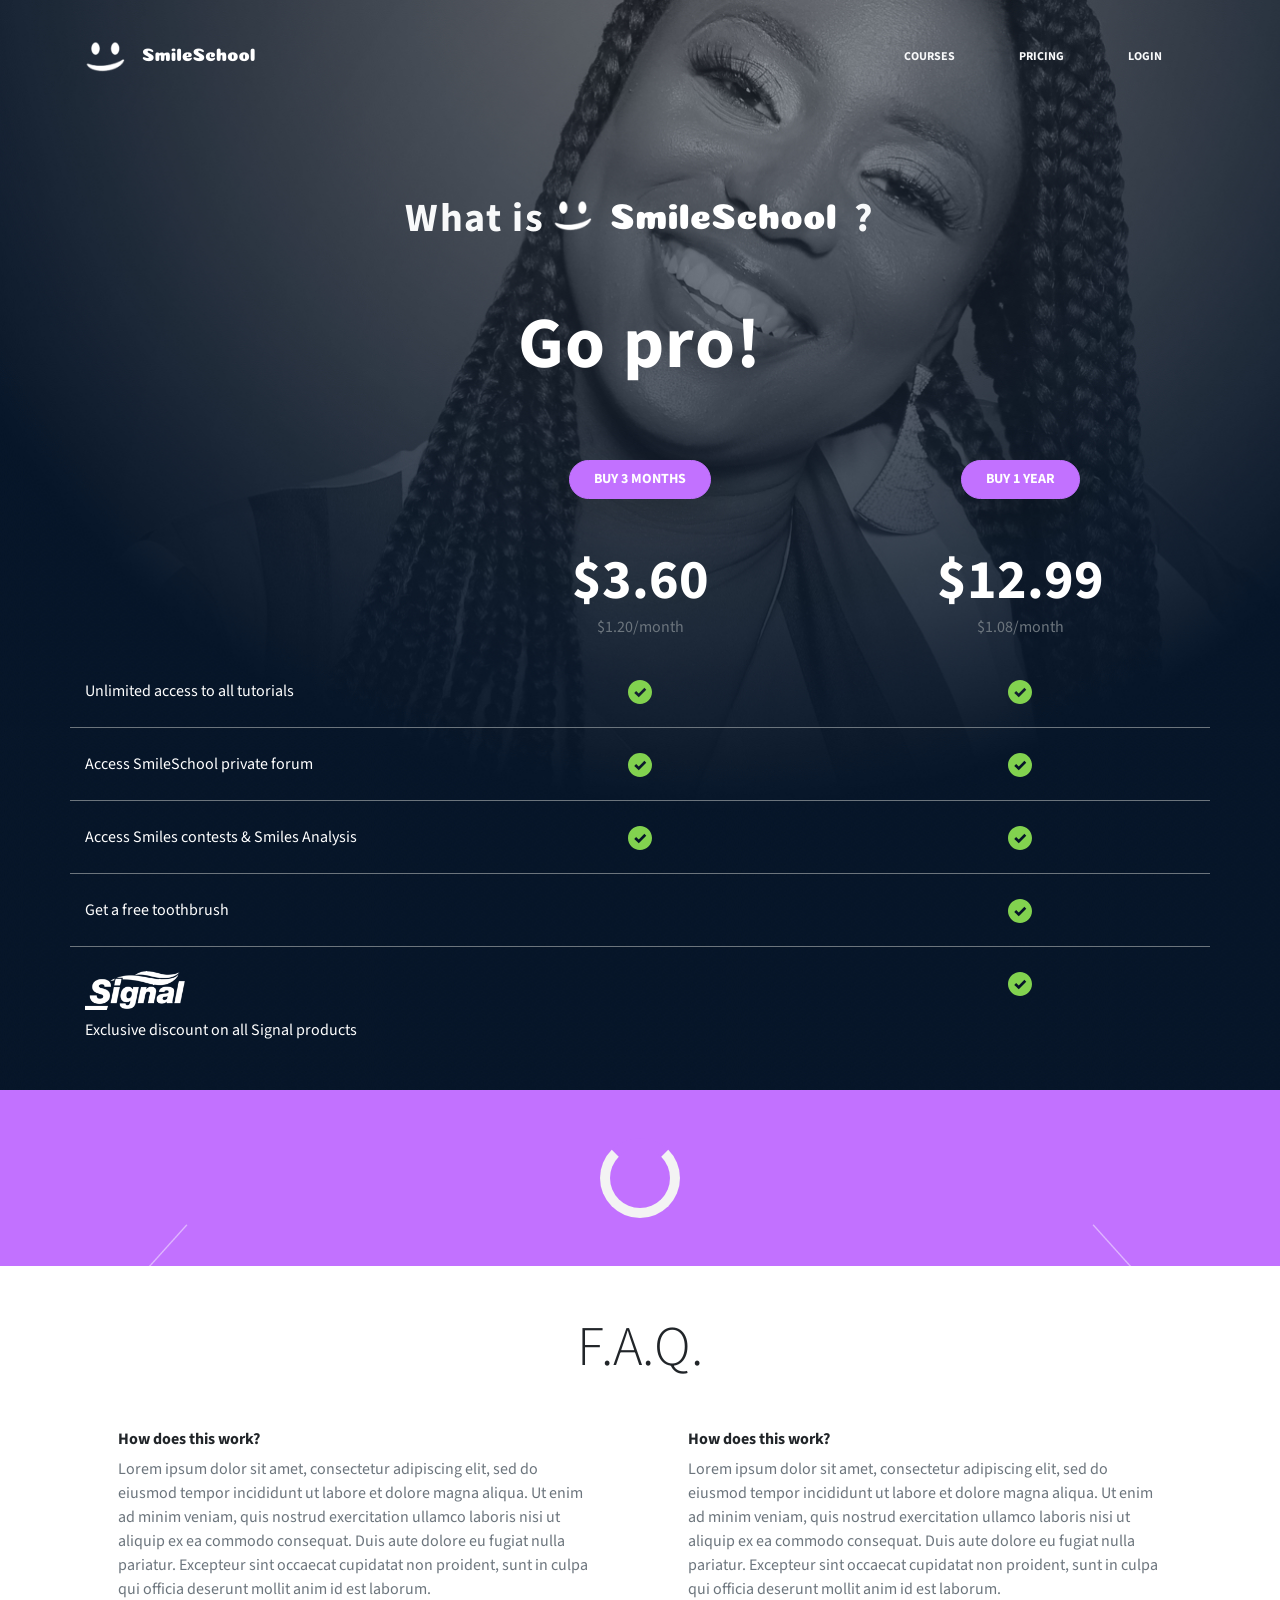
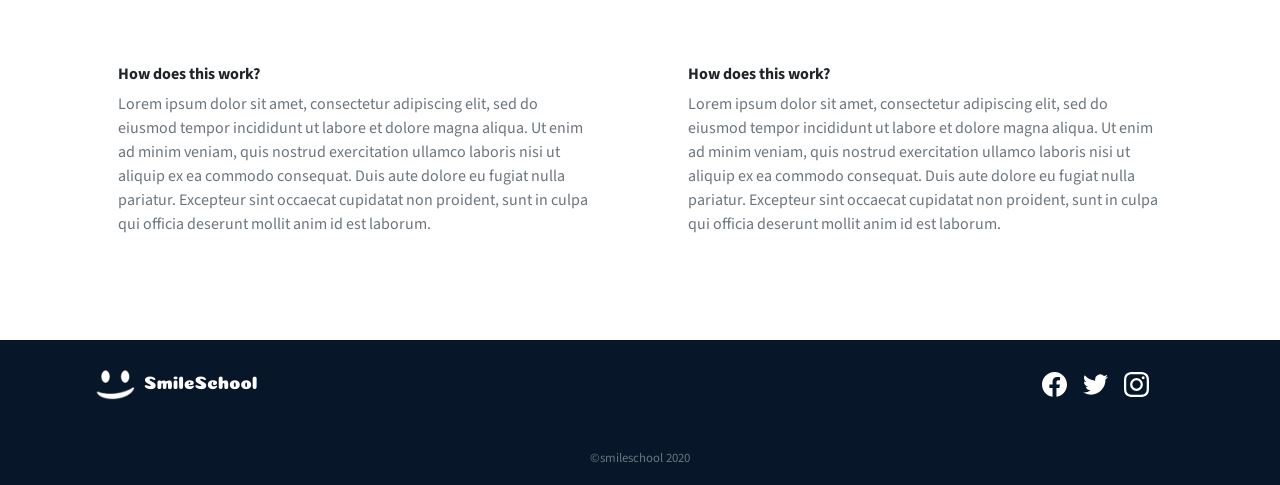
<file: pricing.html>
<!DOCTYPE html>
<html lang="zxx">

<head>
    <meta charset="UTF-8">
    <meta name="viewport" content="width=device-width, initial-scale=1.0">
    <meta http-equiv="X-UA-Compatible" content="ie=edge">
    <link rel="icon" type="image/png" href="images/favicon.png">
    <link rel="icon" type="image/x-icon" href="images/favicon.ico">
    <link href="https://fonts.googleapis.com/css?family=Source+Sans+Pro&display=swap" rel="stylesheet">
    <link href="https://fonts.googleapis.com/css?family=Coiny&display=swap" rel="stylesheet">
    <link rel="stylesheet" href="https://stackpath.bootstrapcdn.com/bootstrap/4.4.1/css/bootstrap.min.css"
        integrity="sha384-Vkoo8x4CGsO3+Hhxv8T/Q5PaXtkKtu6ug5TOeNV6gBiFeWPGFN9MuhOf23Q9Ifjh" crossorigin="anonymous">
    <link rel="stylesheet" href="styles.css">
    <title>Smile School - Pricing</title>
</head>

<body class="container-fluid p-0" id="pricing">
    <header id="pricing-page" class="container-fluid p-4">
        <nav
            class="container d-flex p-3 justify-content-between align-items-sm-center flex-sm-row flex-column position-relative">
            <input type="checkbox" name="nav-toggle" id="nav-toggle" class="d-none"><label for="nav-toggle"
                id="nav-menu-btn" class="d-block d-sm-none"></label><a href="homepage.html">
                <div class="logo d-flex align-items-center flex-sm-row flex-column"><img src="images/smile_off.png"
                        alt="Smile School Logo" class="logo-smile mb-3 mb-sm-0"><img src="images/logo.png"
                        alt="Smile School Logo" class="logo-words mx-3"></div>
            </a>
            <ul
                class="nav header-nav text-uppercase font-weight-bold mx-auto mx-md-0 flex-column flex-sm-row text-center mt-3 mt-sm-0">
                <li class="nav-item mx-3"><a href="courses.html" class="nav-link text-light">Courses</a></li>
                <li class="nav-item mx-3"><a href="pricing.html" class="nav-link text-light">Pricing</a></li>
                <li class="nav-item mx-3"><a href="#" class="nav-link text-light" data-toggle="modal"
                        data-target="#loginModal">Login</a></li>
            </ul>
        </nav>
        <div class="container hero-content d-flex justify-content-center flex-wrap">
            <h1 class="h1 text-light font-weight-bold text-center d-inline">What is <span
                    class="logo d-inline-flex align-items-center"><img src="images/smile_off.png"
                        alt="Smile School Logo" class="logo-smile mb-3 mb-sm-0"><img src="images/logo.png"
                        alt="Smile School Logo" class="logo-words-pricing mx-3"></span>?</h1>
            <h1 class="my-5 display-3 w-100 text-center text-white font-weight-bold">Go pro!</h1>
        </div>
        <div id="price-grid" class="container text-white">
            <div class="row text-center">
                <div class="col-4 offset-4"><button
                        class="btn btn-primary rounded-pill px-4 py-2 mt-4 mb-5 text-uppercase font-weight-bold shadow-lg">Buy
                        3 Months</button></div>
                <div class="col-4"><button
                        class="btn btn-primary rounded-pill px-4 py-2 mt-4 mb-5 text-uppercase font-weight-bold shadow-lg">Buy
                        1 Year</button></div>
            </div>
            <div class="row text-center">
                <div class="col-4 offset-4">
                    <h2 class="display-4 font-weight-bold my-0">$3.60</h2>
                    <p class="text-secondary">$1.20/month</p>
                </div>
                <div class="col-4">
                    <h2 class="display-4 font-weight-bold my-0">$12.99</h2>
                    <p class="text-secondary">$1.08/month</p>
                </div>
            </div>
            <div class="row border-bottom border-secondary mt-4 pb-2">
                <div class="col-4">
                    <p>Unlimited access to all tutorials</p>
                </div>
                <div class="col-4 text-center"><svg xmlns="http://www.w3.org/2000/svg" width="24" height="24"
                        viewBox="0 0 24 24">
                        <path
                            d="M12 0c-6.627 0-12 5.373-12 12s5.373 12 12 12 12-5.373 12-12-5.373-12-12-12zm-1.25 17.292l-4.5-4.364 1.857-1.858 2.643 2.506 5.643-5.784 1.857 1.857-7.5 7.643z" />
                    </svg></div>
                <div class="col-4 text-center"><svg xmlns="http://www.w3.org/2000/svg" width="24" height="24"
                        viewBox="0 0 24 24">
                        <path
                            d="M12 0c-6.627 0-12 5.373-12 12s5.373 12 12 12 12-5.373 12-12-5.373-12-12-12zm-1.25 17.292l-4.5-4.364 1.857-1.858 2.643 2.506 5.643-5.784 1.857 1.857-7.5 7.643z" />
                    </svg></div>
            </div>
            <div class="row border-bottom border-secondary mt-4 pb-2">
                <div class="col-4">
                    <p>Access SmileSchool private forum</p>
                </div>
                <div class="col-4 text-center"><svg xmlns="http://www.w3.org/2000/svg" width="24" height="24"
                        viewBox="0 0 24 24">
                        <path
                            d="M12 0c-6.627 0-12 5.373-12 12s5.373 12 12 12 12-5.373 12-12-5.373-12-12-12zm-1.25 17.292l-4.5-4.364 1.857-1.858 2.643 2.506 5.643-5.784 1.857 1.857-7.5 7.643z" />
                    </svg></div>
                <div class="col-4 text-center"><svg xmlns="http://www.w3.org/2000/svg" width="24" height="24"
                        viewBox="0 0 24 24">
                        <path
                            d="M12 0c-6.627 0-12 5.373-12 12s5.373 12 12 12 12-5.373 12-12-5.373-12-12-12zm-1.25 17.292l-4.5-4.364 1.857-1.858 2.643 2.506 5.643-5.784 1.857 1.857-7.5 7.643z" />
                    </svg></div>
            </div>
            <div class="row border-bottom border-secondary mt-4 pb-2">
                <div class="col-4">
                    <p>Access Smiles contests & Smiles Analysis</p>
                </div>
                <div class="col-4 text-center"><svg xmlns="http://www.w3.org/2000/svg" width="24" height="24"
                        viewBox="0 0 24 24">
                        <path
                            d="M12 0c-6.627 0-12 5.373-12 12s5.373 12 12 12 12-5.373 12-12-5.373-12-12-12zm-1.25 17.292l-4.5-4.364 1.857-1.858 2.643 2.506 5.643-5.784 1.857 1.857-7.5 7.643z" />
                    </svg></div>
                <div class="col-4 text-center"><svg xmlns="http://www.w3.org/2000/svg" width="24" height="24"
                        viewBox="0 0 24 24">
                        <path
                            d="M12 0c-6.627 0-12 5.373-12 12s5.373 12 12 12 12-5.373 12-12-5.373-12-12-12zm-1.25 17.292l-4.5-4.364 1.857-1.858 2.643 2.506 5.643-5.784 1.857 1.857-7.5 7.643z" />
                    </svg></div>
            </div>
            <div class="row border-bottom border-secondary mt-4 pb-2">
                <div class="col-4">
                    <p>Get a free toothbrush</p>
                </div>
                <div class="col-4 text-center offset-4"><svg xmlns="http://www.w3.org/2000/svg" width="24" height="24"
                        viewBox="0 0 24 24">
                        <path
                            d="M12 0c-6.627 0-12 5.373-12 12s5.373 12 12 12 12-5.373 12-12-5.373-12-12-12zm-1.25 17.292l-4.5-4.364 1.857-1.858 2.643 2.506 5.643-5.784 1.857 1.857-7.5 7.643z" />
                    </svg></div>
            </div>
            <div class="row mt-4 pb-2">
                <div class="col-4"><img src="images/signal.png" alt="" width="100" class="d-block mb-2">
                    <p>Exclusive discount on all Signal products</p>
                </div>
                <div class="col-4 text-center offset-4"><svg xmlns="http://www.w3.org/2000/svg" width="24" height="24"
                        viewBox="0 0 24 24">
                        <path
                            d="M12 0c-6.627 0-12 5.373-12 12s5.373 12 12 12 12-5.373 12-12-5.373-12-12-12zm-1.25 17.292l-4.5-4.364 1.857-1.858 2.643 2.506 5.643-5.784 1.857 1.857-7.5 7.643z" />
                    </svg></div>
            </div>
        </div>
    </header>
    <main class="container-fluid p-0">
        <div class="container-fluid p-0 testimonials">
            <div class="container">
                <div class="row">
                    <div class="col-sm-12">
                        <div class="loader-wrapper" id="testimonial-loader">
                            <div class="loader loader-bg-purple"></div>
                        </div>
                        <div id="testimonial-carousel" class="carousel slide w-100" data-ride="carousel">
                            <div class="carousel-inner w-100" role="listbox"></div><a href="#testimonial-carousel"
                                class="carousel-control-prev" role="button" data-slide="prev"><img
                                    src="images/arrow_white_left.png" alt="" width="40"><span
                                    class="sr-only">Previous</span></a><a href="#testimonial-carousel"
                                class="carousel-control-next" role="button" data-slide="next"><img
                                    src="images/arrow_white_right.png" alt="" width="40"><span
                                    class="sr-only">Next</span></a>
                        </div>
                    </div>
                </div>
            </div>
        </div>
        <div class="container pt-5 pb-md-3 pb-5">
            <h1 class="display-4 text-center">F.A.Q.</h1>
            <div class="row my-md-5 mt-md-5">
                <div class="col-md-6 px-5 py-md-0 pt-5 pb-4">
                    <h6 class="font-weight-bold">How does this work?</h6>
                    <p class="text-secondary">Lorem ipsum dolor sit amet, consectetur adipiscing elit, sed do eiusmod
                        tempor incididunt ut labore et dolore magna aliqua. Ut enim ad minim veniam, quis nostrud
                        exercitation ullamco laboris nisi ut aliquip ex ea commodo consequat. Duis aute dolore eu fugiat
                        nulla pariatur. Excepteur sint occaecat cupidatat non proident, sunt in culpa qui officia
                        deserunt mollit anim id est laborum.</p>
                </div>
                <div class="col-md-6 px-5 py-md-0 py-4">
                    <h6 class="font-weight-bold">How does this work?</h6>
                    <p class="text-secondary">Lorem ipsum dolor sit amet, consectetur adipiscing elit, sed do eiusmod
                        tempor incididunt ut labore et dolore magna aliqua. Ut enim ad minim veniam, quis nostrud
                        exercitation ullamco laboris nisi ut aliquip ex ea commodo consequat. Duis aute dolore eu fugiat
                        nulla pariatur. Excepteur sint occaecat cupidatat non proident, sunt in culpa qui officia
                        deserunt mollit anim id est laborum.</p>
                </div>
            </div>
            <div class="row my-md-5 my-0">
                <div class="col-md-6 px-5 py-md-0 py-4">
                    <h6 class="font-weight-bold">How does this work?</h6>
                    <p class="text-secondary">Lorem ipsum dolor sit amet, consectetur adipiscing elit, sed do eiusmod
                        tempor incididunt ut labore et dolore magna aliqua. Ut enim ad minim veniam, quis nostrud
                        exercitation ullamco laboris nisi ut aliquip ex ea commodo consequat. Duis aute dolore eu fugiat
                        nulla pariatur. Excepteur sint occaecat cupidatat non proident, sunt in culpa qui officia
                        deserunt mollit anim id est laborum.</p>
                </div>
                <div class="col-md-6 px-5 py-md-0 py-4">
                    <h6 class="font-weight-bold">How does this work?</h6>
                    <p class="text-secondary">Lorem ipsum dolor sit amet, consectetur adipiscing elit, sed do eiusmod
                        tempor incididunt ut labore et dolore magna aliqua. Ut enim ad minim veniam, quis nostrud
                        exercitation ullamco laboris nisi ut aliquip ex ea commodo consequat. Duis aute dolore eu fugiat
                        nulla pariatur. Excepteur sint occaecat cupidatat non proident, sunt in culpa qui officia
                        deserunt mollit anim id est laborum.</p>
                </div>
            </div>
        </div>
    </main>
    <footer class="font-small bg-section text-white">
        <div class="container-fluid text-center px-5">
            <div class="row align-items-center justify-content-space-between mt-4">
                <div class="col-sm-3 mr-auto my-4"><a class="navbar-brand text-white font-weight-bold"
                        href="0-homepage.html"><img class="logo-smile mr-2" src="images/smile_off.png" /><img
                            class="logo-smile" src="images/logo.png" /></a></div>
                <div class="col-sm-3 ml-auto">
                    <div class="list-unstyled d-flex justify-content-center my-4">
                        <div><a href="https://www.linkedin.com/in/carlos-andres-garcia-morales-036992183/"><span
                                    class="social text-white font-weight-normal m-2"><svg viewbox="0 0 24 24"
                                        xmlns="http://www.w3.org/2000/svg" width="25" height="25">
                                        <title>Follow in Facebook </title>
                                        <path
                                            d="M23.998 12c0-6.628-5.372-12-11.999-12C5.372 0 0 5.372 0 12c0 5.988 4.388 10.952 10.124 11.852v-8.384H7.078v-3.469h3.046V9.356c0-3.008 1.792-4.669 4.532-4.669 1.313 0 2.686.234 2.686.234v2.953H15.83c-1.49 0-1.955.925-1.955 1.874V12h3.328l-.532 3.469h-2.796v8.384c5.736-.9 10.124-5.864 10.124-11.853z" />
                                    </svg></span></a></div>
                        <div><a href="https://twitter.com/karlgarmor"><span
                                    class="social text-white font-weight-normal m-2"><svg viewbox="0 0 24 24"
                                        xmlns="http://www.w3.org/2000/svg" width="25" height="25">
                                        <title>Follow in Twitter</title>
                                        <path
                                            d="M23.954 4.569a10 10 0 0 1-2.825.775 4.958 4.958 0 0 0 2.163-2.723c-.951.555-2.005.959-3.127 1.184a4.92 4.92 0 0 0-8.384 4.482C7.691 8.094 4.066 6.13 1.64 3.161a4.822 4.822 0 0 0-.666 2.475c0 1.71.87 3.213 2.188 4.096a4.904 4.904 0 0 1-2.228-.616v.061a4.923 4.923 0 0 0 3.946 4.827 4.996 4.996 0 0 1-2.212.085 4.937 4.937 0 0 0 4.604 3.417 9.868 9.868 0 0 1-6.102 2.105c-.39 0-.779-.023-1.17-.067a13.995 13.995 0 0 0 7.557 2.209c9.054 0 13.999-7.496 13.999-13.986 0-.209 0-.42-.015-.63a9.936 9.936 0 0 0 2.46-2.548l-.047-.02z" />
                                    </svg></span></a></div>
                        <div><a href="https://www.instagram.com/karlgarmor/?hl=es-la"><span
                                    class="social text-white font-weight-normal m-2"><svg viewbox="0 0 24 24"
                                        xmlns="http://www.w3.org/2000/svg" width="25" height="25">
                                        <title>Follow in Instagram</title>
                                        <path
                                            d="M12 0C8.74 0 8.333.015 7.053.072 5.775.132 4.905.333 4.14.63c-.789.306-1.459.717-2.126 1.384S.935 3.35.63 4.14C.333 4.905.131 5.775.072 7.053.012 8.333 0 8.74 0 12s.015 3.667.072 4.947c.06 1.277.261 2.148.558 2.913a5.885 5.885 0 0 0 1.384 2.126A5.868 5.868 0 0 0 4.14 23.37c.766.296 1.636.499 2.913.558C8.333 23.988 8.74 24 12 24s3.667-.015 4.947-.072c1.277-.06 2.148-.262 2.913-.558a5.898 5.898 0 0 0 2.126-1.384 5.86 5.86 0 0 0 1.384-2.126c.296-.765.499-1.636.558-2.913.06-1.28.072-1.687.072-4.947s-.015-3.667-.072-4.947c-.06-1.277-.262-2.149-.558-2.913a5.89 5.89 0 0 0-1.384-2.126A5.847 5.847 0 0 0 19.86.63c-.765-.297-1.636-.499-2.913-.558C15.667.012 15.26 0 12 0zm0 2.16c3.203 0 3.585.016 4.85.071 1.17.055 1.805.249 2.227.415.562.217.96.477 1.382.896.419.42.679.819.896 1.381.164.422.36 1.057.413 2.227.057 1.266.07 1.646.07 4.85s-.015 3.585-.074 4.85c-.061 1.17-.256 1.805-.421 2.227a3.81 3.81 0 0 1-.899 1.382 3.744 3.744 0 0 1-1.38.896c-.42.164-1.065.36-2.235.413-1.274.057-1.649.07-4.859.07-3.211 0-3.586-.015-4.859-.074-1.171-.061-1.816-.256-2.236-.421a3.716 3.716 0 0 1-1.379-.899 3.644 3.644 0 0 1-.9-1.38c-.165-.42-.359-1.065-.42-2.235-.045-1.26-.061-1.649-.061-4.844 0-3.196.016-3.586.061-4.861.061-1.17.255-1.814.42-2.234.21-.57.479-.96.9-1.381.419-.419.81-.689 1.379-.898.42-.166 1.051-.361 2.221-.421 1.275-.045 1.65-.06 4.859-.06l.045.03zm0 3.678a6.162 6.162 0 1 0 0 12.324 6.162 6.162 0 1 0 0-12.324zM12 16c-2.21 0-4-1.79-4-4s1.79-4 4-4 4 1.79 4 4-1.79 4-4 4zm7.846-10.405a1.441 1.441 0 0 1-2.88 0 1.44 1.44 0 0 1 2.88 0z" />
                                    </svg></span></a></div>
                    </div>
                </div>
            </div>
            <div class="text-center py-3 text-secondary"><small>©smileschool 2020</small></div>
        </div>
    </footer>
    <div id="loginModal" class="modal" tabindex="-1">
        <div class="modal-dialog modal-dialog-centered">
            <div class="modal-content">
                <div class="modal-header testimonials">
                    <h5 class="modal-title"><img class="logo-smile mr-2" src="images/smile_off.png" /><img
                            class="logo-smile" src="images/logologin.png" /></h5><button type="button"
                        class="close text-white" data-dismiss="modal" aria-label="Close"><span
                            aria-hidden="true">&times;</span></button>
                </div>
                <div class="modal-body">
                    <form>
                        <div class="form-group row"><label for="staticEmail"
                                class="col-sm-2 col-form-label font-weight-bolder">Email</label>
                            <div class="col-sm-10"><input type="text" class="form-control-plaintext" id="staticEmail"
                                    placeholder="Carlos@example.com"></div>
                        </div>
                        <div class="form-group row"><label for="inputPassword"
                                class="col-sm-2 col-form-label font-weight-bolder">Password</label>
                            <div class="col-sm-10"><input type="password" class="form-control" id="inputPassword"></div>
                        </div>
                    </form>
                </div>
                <div class="modal-footer"><button type="button"
                        class="btn p-3 px-5 text-white mx-auto font-weight-bolder">ACCESS</button></div>
            </div>
        </div>
    </div>
    </div>
    <script src="https://code.jquery.com/jquery-3.4.1.min.js"
        integrity="sha256-CSXorXvZcTkaix6Yvo6HppcZGetbYMGWSFlBw8HfCJo=" crossorigin="anonymous"></script>
    <script src="https://stackpath.bootstrapcdn.com/bootstrap/4.4.1/js/bootstrap.min.js"
        integrity="sha384-wfSDF2E50Y2D1uUdj0O3uMBJnjuUD4Ih7YwaYd1iqfktj0Uod8GCExl3Og8ifwB6"
        crossorigin="anonymous"></script>
    <script src="https://cdnjs.cloudflare.com/ajax/libs/popper.js/1.12.9/umd/popper.min.js"
        integrity="sha384-ApNbgh9B+Y1QKtv3Rn7W3mgPxhU9K/ScQsAP7hUibX39j7fakFPskvXusvfa0b4Q"
        crossorigin="anonymous"></script>
    <script src="scripts.js"></script>
</body>

</html>
</file>
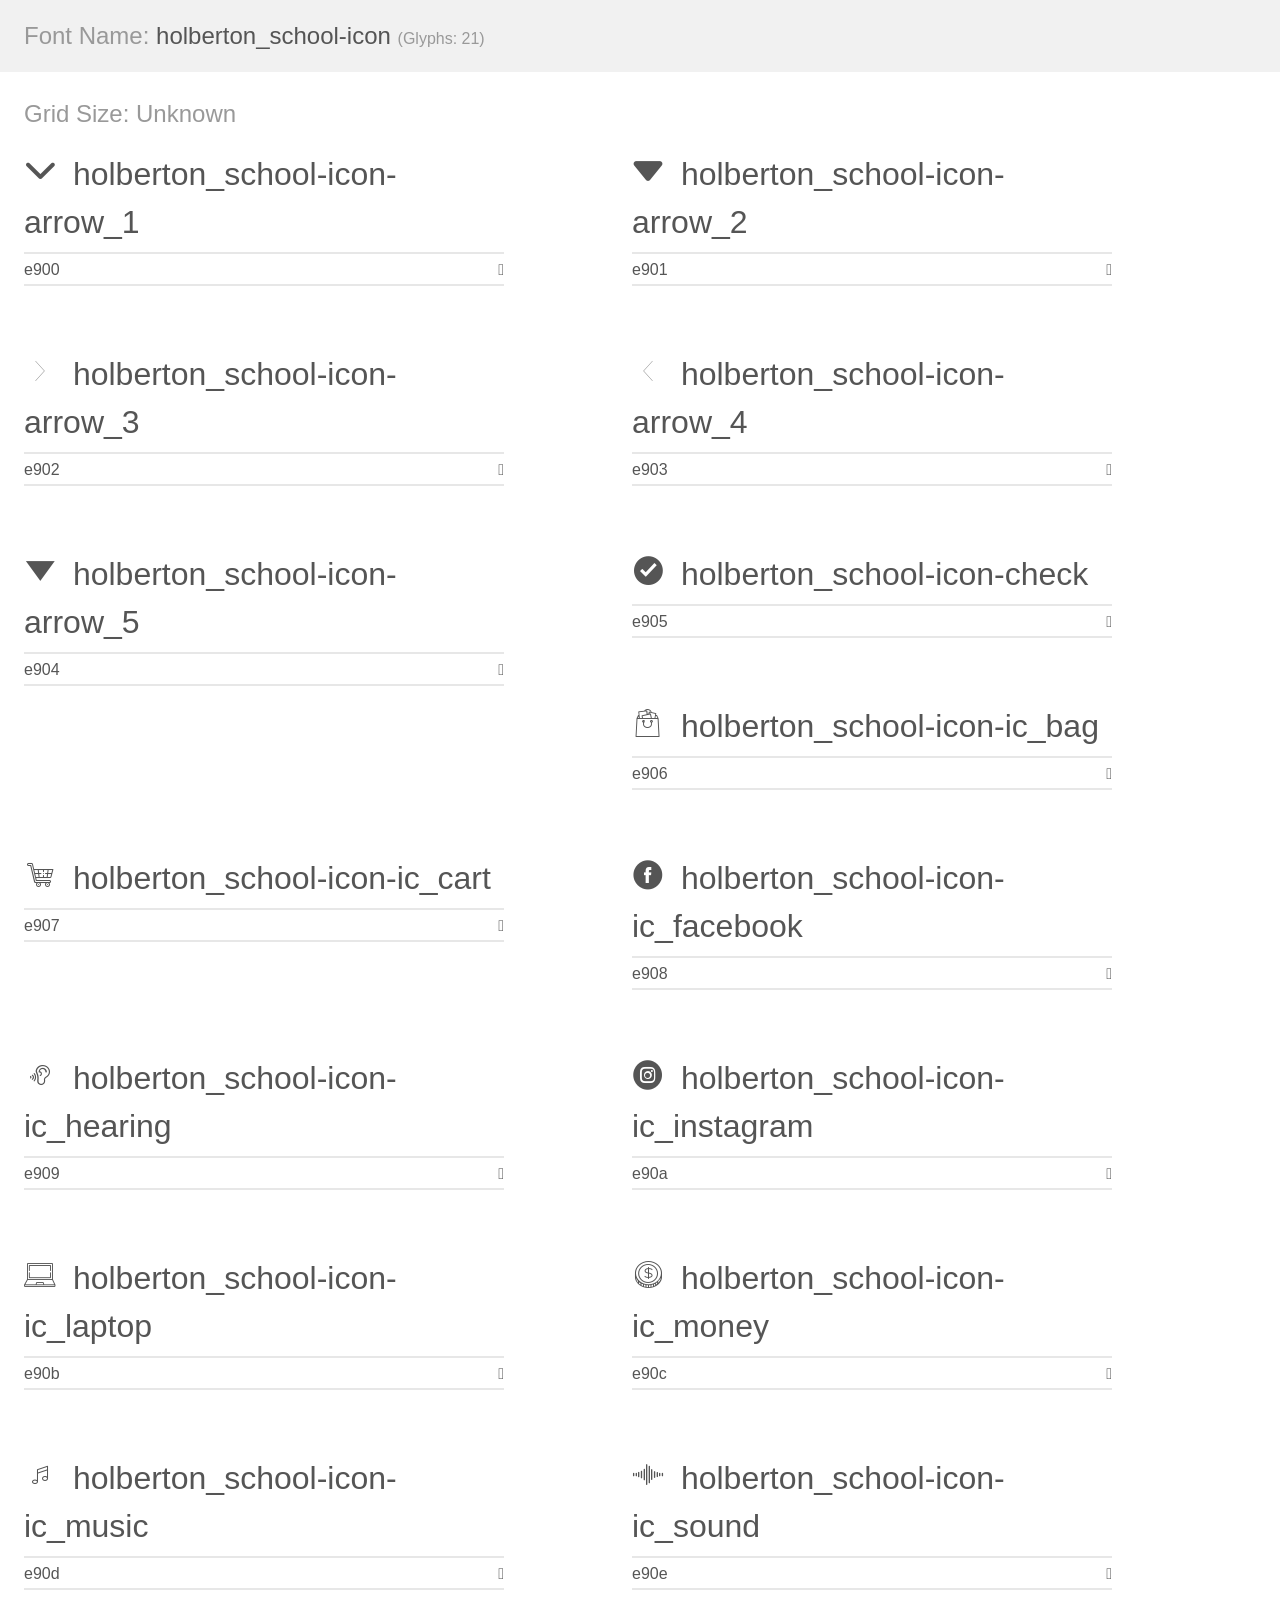
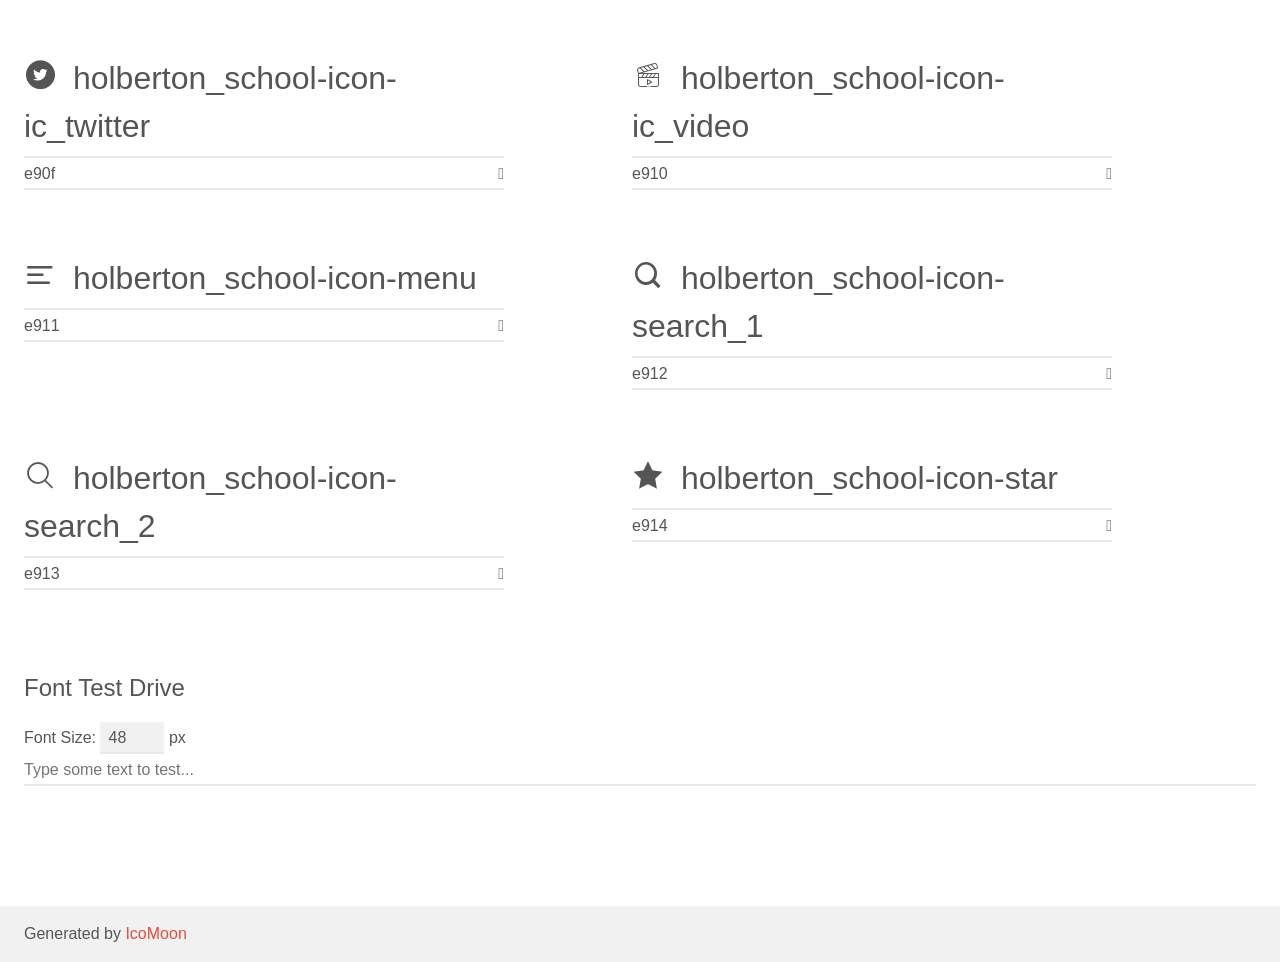
<file: holberton_school-icon/demo.html>
<!doctype html>
<html>
<head>
    <meta charset="utf-8">
    <title>IcoMoon Demo</title>
    <meta name="description" content="An Icon Font Generated By IcoMoon.io">
    <meta name="viewport" content="width=device-width, initial-scale=1">
    <link rel="stylesheet" href="demo-files/demo.css">
    <link rel="stylesheet" href="style.css"></head>
<body>
    <div class="bgc1 clearfix">
        <h1 class="mhmm mvm"><span class="fgc1">Font Name:</span> holberton_school-icon <small class="fgc1">(Glyphs:&nbsp;21)</small></h1>
    </div>
    <div class="clearfix mhl ptl">
        <h1 class="mvm mtn fgc1">Grid Size: Unknown</h1>
        <div class="glyph fs1">
            <div class="clearfix bshadow0 pbs">
                <span class="holberton_school-icon-arrow_1"></span>
                <span class="mls"> holberton_school-icon-arrow_1</span>
            </div>
            <fieldset class="fs0 size1of1 clearfix hidden-false">
                <input type="text" readonly value="e900" class="unit size1of2" />
                <input type="text" maxlength="1" readonly value="&#xe900;" class="unitRight size1of2 talign-right" />
            </fieldset>
            <div class="fs0 bshadow0 clearfix hidden-true">
                <span class="unit pvs fgc1">liga: </span>
                <input type="text" readonly value="" class="liga unitRight" />
            </div>
        </div>
        <div class="glyph fs1">
            <div class="clearfix bshadow0 pbs">
                <span class="holberton_school-icon-arrow_2"></span>
                <span class="mls"> holberton_school-icon-arrow_2</span>
            </div>
            <fieldset class="fs0 size1of1 clearfix hidden-false">
                <input type="text" readonly value="e901" class="unit size1of2" />
                <input type="text" maxlength="1" readonly value="&#xe901;" class="unitRight size1of2 talign-right" />
            </fieldset>
            <div class="fs0 bshadow0 clearfix hidden-true">
                <span class="unit pvs fgc1">liga: </span>
                <input type="text" readonly value="" class="liga unitRight" />
            </div>
        </div>
        <div class="glyph fs1">
            <div class="clearfix bshadow0 pbs">
                <span class="holberton_school-icon-arrow_3"></span>
                <span class="mls"> holberton_school-icon-arrow_3</span>
            </div>
            <fieldset class="fs0 size1of1 clearfix hidden-false">
                <input type="text" readonly value="e902" class="unit size1of2" />
                <input type="text" maxlength="1" readonly value="&#xe902;" class="unitRight size1of2 talign-right" />
            </fieldset>
            <div class="fs0 bshadow0 clearfix hidden-true">
                <span class="unit pvs fgc1">liga: </span>
                <input type="text" readonly value="" class="liga unitRight" />
            </div>
        </div>
        <div class="glyph fs1">
            <div class="clearfix bshadow0 pbs">
                <span class="holberton_school-icon-arrow_4"></span>
                <span class="mls"> holberton_school-icon-arrow_4</span>
            </div>
            <fieldset class="fs0 size1of1 clearfix hidden-false">
                <input type="text" readonly value="e903" class="unit size1of2" />
                <input type="text" maxlength="1" readonly value="&#xe903;" class="unitRight size1of2 talign-right" />
            </fieldset>
            <div class="fs0 bshadow0 clearfix hidden-true">
                <span class="unit pvs fgc1">liga: </span>
                <input type="text" readonly value="" class="liga unitRight" />
            </div>
        </div>
        <div class="glyph fs1">
            <div class="clearfix bshadow0 pbs">
                <span class="holberton_school-icon-arrow_5"></span>
                <span class="mls"> holberton_school-icon-arrow_5</span>
            </div>
            <fieldset class="fs0 size1of1 clearfix hidden-false">
                <input type="text" readonly value="e904" class="unit size1of2" />
                <input type="text" maxlength="1" readonly value="&#xe904;" class="unitRight size1of2 talign-right" />
            </fieldset>
            <div class="fs0 bshadow0 clearfix hidden-true">
                <span class="unit pvs fgc1">liga: </span>
                <input type="text" readonly value="" class="liga unitRight" />
            </div>
        </div>
        <div class="glyph fs1">
            <div class="clearfix bshadow0 pbs">
                <span class="holberton_school-icon-check"></span>
                <span class="mls"> holberton_school-icon-check</span>
            </div>
            <fieldset class="fs0 size1of1 clearfix hidden-false">
                <input type="text" readonly value="e905" class="unit size1of2" />
                <input type="text" maxlength="1" readonly value="&#xe905;" class="unitRight size1of2 talign-right" />
            </fieldset>
            <div class="fs0 bshadow0 clearfix hidden-true">
                <span class="unit pvs fgc1">liga: </span>
                <input type="text" readonly value="" class="liga unitRight" />
            </div>
        </div>
        <div class="glyph fs1">
            <div class="clearfix bshadow0 pbs">
                <span class="holberton_school-icon-ic_bag"></span>
                <span class="mls"> holberton_school-icon-ic_bag</span>
            </div>
            <fieldset class="fs0 size1of1 clearfix hidden-false">
                <input type="text" readonly value="e906" class="unit size1of2" />
                <input type="text" maxlength="1" readonly value="&#xe906;" class="unitRight size1of2 talign-right" />
            </fieldset>
            <div class="fs0 bshadow0 clearfix hidden-true">
                <span class="unit pvs fgc1">liga: </span>
                <input type="text" readonly value="" class="liga unitRight" />
            </div>
        </div>
        <div class="glyph fs1">
            <div class="clearfix bshadow0 pbs">
                <span class="holberton_school-icon-ic_cart"></span>
                <span class="mls"> holberton_school-icon-ic_cart</span>
            </div>
            <fieldset class="fs0 size1of1 clearfix hidden-false">
                <input type="text" readonly value="e907" class="unit size1of2" />
                <input type="text" maxlength="1" readonly value="&#xe907;" class="unitRight size1of2 talign-right" />
            </fieldset>
            <div class="fs0 bshadow0 clearfix hidden-true">
                <span class="unit pvs fgc1">liga: </span>
                <input type="text" readonly value="" class="liga unitRight" />
            </div>
        </div>
        <div class="glyph fs1">
            <div class="clearfix bshadow0 pbs">
                <span class="holberton_school-icon-ic_facebook"></span>
                <span class="mls"> holberton_school-icon-ic_facebook</span>
            </div>
            <fieldset class="fs0 size1of1 clearfix hidden-false">
                <input type="text" readonly value="e908" class="unit size1of2" />
                <input type="text" maxlength="1" readonly value="&#xe908;" class="unitRight size1of2 talign-right" />
            </fieldset>
            <div class="fs0 bshadow0 clearfix hidden-true">
                <span class="unit pvs fgc1">liga: </span>
                <input type="text" readonly value="" class="liga unitRight" />
            </div>
        </div>
        <div class="glyph fs1">
            <div class="clearfix bshadow0 pbs">
                <span class="holberton_school-icon-ic_hearing"></span>
                <span class="mls"> holberton_school-icon-ic_hearing</span>
            </div>
            <fieldset class="fs0 size1of1 clearfix hidden-false">
                <input type="text" readonly value="e909" class="unit size1of2" />
                <input type="text" maxlength="1" readonly value="&#xe909;" class="unitRight size1of2 talign-right" />
            </fieldset>
            <div class="fs0 bshadow0 clearfix hidden-true">
                <span class="unit pvs fgc1">liga: </span>
                <input type="text" readonly value="" class="liga unitRight" />
            </div>
        </div>
        <div class="glyph fs1">
            <div class="clearfix bshadow0 pbs">
                <span class="holberton_school-icon-ic_instagram"></span>
                <span class="mls"> holberton_school-icon-ic_instagram</span>
            </div>
            <fieldset class="fs0 size1of1 clearfix hidden-false">
                <input type="text" readonly value="e90a" class="unit size1of2" />
                <input type="text" maxlength="1" readonly value="&#xe90a;" class="unitRight size1of2 talign-right" />
            </fieldset>
            <div class="fs0 bshadow0 clearfix hidden-true">
                <span class="unit pvs fgc1">liga: </span>
                <input type="text" readonly value="" class="liga unitRight" />
            </div>
        </div>
        <div class="glyph fs1">
            <div class="clearfix bshadow0 pbs">
                <span class="holberton_school-icon-ic_laptop"></span>
                <span class="mls"> holberton_school-icon-ic_laptop</span>
            </div>
            <fieldset class="fs0 size1of1 clearfix hidden-false">
                <input type="text" readonly value="e90b" class="unit size1of2" />
                <input type="text" maxlength="1" readonly value="&#xe90b;" class="unitRight size1of2 talign-right" />
            </fieldset>
            <div class="fs0 bshadow0 clearfix hidden-true">
                <span class="unit pvs fgc1">liga: </span>
                <input type="text" readonly value="" class="liga unitRight" />
            </div>
        </div>
        <div class="glyph fs1">
            <div class="clearfix bshadow0 pbs">
                <span class="holberton_school-icon-ic_money"></span>
                <span class="mls"> holberton_school-icon-ic_money</span>
            </div>
            <fieldset class="fs0 size1of1 clearfix hidden-false">
                <input type="text" readonly value="e90c" class="unit size1of2" />
                <input type="text" maxlength="1" readonly value="&#xe90c;" class="unitRight size1of2 talign-right" />
            </fieldset>
            <div class="fs0 bshadow0 clearfix hidden-true">
                <span class="unit pvs fgc1">liga: </span>
                <input type="text" readonly value="" class="liga unitRight" />
            </div>
        </div>
        <div class="glyph fs1">
            <div class="clearfix bshadow0 pbs">
                <span class="holberton_school-icon-ic_music"></span>
                <span class="mls"> holberton_school-icon-ic_music</span>
            </div>
            <fieldset class="fs0 size1of1 clearfix hidden-false">
                <input type="text" readonly value="e90d" class="unit size1of2" />
                <input type="text" maxlength="1" readonly value="&#xe90d;" class="unitRight size1of2 talign-right" />
            </fieldset>
            <div class="fs0 bshadow0 clearfix hidden-true">
                <span class="unit pvs fgc1">liga: </span>
                <input type="text" readonly value="" class="liga unitRight" />
            </div>
        </div>
        <div class="glyph fs1">
            <div class="clearfix bshadow0 pbs">
                <span class="holberton_school-icon-ic_sound"></span>
                <span class="mls"> holberton_school-icon-ic_sound</span>
            </div>
            <fieldset class="fs0 size1of1 clearfix hidden-false">
                <input type="text" readonly value="e90e" class="unit size1of2" />
                <input type="text" maxlength="1" readonly value="&#xe90e;" class="unitRight size1of2 talign-right" />
            </fieldset>
            <div class="fs0 bshadow0 clearfix hidden-true">
                <span class="unit pvs fgc1">liga: </span>
                <input type="text" readonly value="" class="liga unitRight" />
            </div>
        </div>
        <div class="glyph fs1">
            <div class="clearfix bshadow0 pbs">
                <span class="holberton_school-icon-ic_twitter"></span>
                <span class="mls"> holberton_school-icon-ic_twitter</span>
            </div>
            <fieldset class="fs0 size1of1 clearfix hidden-false">
                <input type="text" readonly value="e90f" class="unit size1of2" />
                <input type="text" maxlength="1" readonly value="&#xe90f;" class="unitRight size1of2 talign-right" />
            </fieldset>
            <div class="fs0 bshadow0 clearfix hidden-true">
                <span class="unit pvs fgc1">liga: </span>
                <input type="text" readonly value="" class="liga unitRight" />
            </div>
        </div>
        <div class="glyph fs1">
            <div class="clearfix bshadow0 pbs">
                <span class="holberton_school-icon-ic_video"></span>
                <span class="mls"> holberton_school-icon-ic_video</span>
            </div>
            <fieldset class="fs0 size1of1 clearfix hidden-false">
                <input type="text" readonly value="e910" class="unit size1of2" />
                <input type="text" maxlength="1" readonly value="&#xe910;" class="unitRight size1of2 talign-right" />
            </fieldset>
            <div class="fs0 bshadow0 clearfix hidden-true">
                <span class="unit pvs fgc1">liga: </span>
                <input type="text" readonly value="" class="liga unitRight" />
            </div>
        </div>
        <div class="glyph fs1">
            <div class="clearfix bshadow0 pbs">
                <span class="holberton_school-icon-menu"></span>
                <span class="mls"> holberton_school-icon-menu</span>
            </div>
            <fieldset class="fs0 size1of1 clearfix hidden-false">
                <input type="text" readonly value="e911" class="unit size1of2" />
                <input type="text" maxlength="1" readonly value="&#xe911;" class="unitRight size1of2 talign-right" />
            </fieldset>
            <div class="fs0 bshadow0 clearfix hidden-true">
                <span class="unit pvs fgc1">liga: </span>
                <input type="text" readonly value="" class="liga unitRight" />
            </div>
        </div>
        <div class="glyph fs1">
            <div class="clearfix bshadow0 pbs">
                <span class="holberton_school-icon-search_1"></span>
                <span class="mls"> holberton_school-icon-search_1</span>
            </div>
            <fieldset class="fs0 size1of1 clearfix hidden-false">
                <input type="text" readonly value="e912" class="unit size1of2" />
                <input type="text" maxlength="1" readonly value="&#xe912;" class="unitRight size1of2 talign-right" />
            </fieldset>
            <div class="fs0 bshadow0 clearfix hidden-true">
                <span class="unit pvs fgc1">liga: </span>
                <input type="text" readonly value="" class="liga unitRight" />
            </div>
        </div>
        <div class="glyph fs1">
            <div class="clearfix bshadow0 pbs">
                <span class="holberton_school-icon-search_2"></span>
                <span class="mls"> holberton_school-icon-search_2</span>
            </div>
            <fieldset class="fs0 size1of1 clearfix hidden-false">
                <input type="text" readonly value="e913" class="unit size1of2" />
                <input type="text" maxlength="1" readonly value="&#xe913;" class="unitRight size1of2 talign-right" />
            </fieldset>
            <div class="fs0 bshadow0 clearfix hidden-true">
                <span class="unit pvs fgc1">liga: </span>
                <input type="text" readonly value="" class="liga unitRight" />
            </div>
        </div>
        <div class="glyph fs1">
            <div class="clearfix bshadow0 pbs">
                <span class="holberton_school-icon-star"></span>
                <span class="mls"> holberton_school-icon-star</span>
            </div>
            <fieldset class="fs0 size1of1 clearfix hidden-false">
                <input type="text" readonly value="e914" class="unit size1of2" />
                <input type="text" maxlength="1" readonly value="&#xe914;" class="unitRight size1of2 talign-right" />
            </fieldset>
            <div class="fs0 bshadow0 clearfix hidden-true">
                <span class="unit pvs fgc1">liga: </span>
                <input type="text" readonly value="" class="liga unitRight" />
            </div>
        </div>
    </div>

    <!--[if gt IE 8]><!-->
    <div class="mhl clearfix mbl">
        <h1>Font Test Drive</h1>
        <label>
            Font Size: <input id="fontSize" type="number" class="textbox0 mbm"
            min="8" value="48" />
            px
        </label>
        <input id="testText" type="text" class="phl size1of1 mvl"
        placeholder="Type some text to test..." value=""/>
        <div id="testDrive" class="holberton_school-icon-" style="font-family: holberton_school-icon">&nbsp;
        </div>
    </div>
    <!--<![endif]-->
    <div class="bgc1 clearfix">
        <p class="mhl">Generated by <a href="https://icomoon.io/app">IcoMoon</a></p>
    </div>

    <script src="demo-files/demo.js"></script>
</body>
</html>
</file>
<file: styles.css>
* {
  font-family: "Source Sans Pro" !important;
}
.bg-section {
  background-color: #071629 !important;
}
header {
  background-image: url("images/pic_1.jpg");
  background-repeat: no-repeat;
  background-size: cover;
}
header#pricing-page,
header#courses-page {
  background-image: url("images/pic_2.jpg");
  background-repeat: no-repeat;
  background-size: cover;
}
header#pricing-page h1 {
  letter-spacing: 0.1rem;
}
header#pricing-page svg {
  fill: #82d24f;
}
header#pricing-page .logo-words-pricing {
  width: auto;
  height: auto;
  position: relative;
  top: 5px;
}
@media (max-width: 1200px) {
  header {
    background-position: 50% 50%;
  }
  .pros img {
    width: 75% !important;
    height: auto;
  }
}
.logo-smile {
  width: auto;
  height: 30px;
}
.logo-words {
  width: auto;
  height: 30px;
}
.nav-item {
  font-size: 12px !important;
}
.hero-title {
  letter-spacing: 0.2rem;
  white-space: pre;
}
.hero-content {
  margin-top: 6rem;
}
.btn {
  background-color: #c271ff !important;
  border-color: #c271ff !important;
  transition: opacity 0.25s ease;
  font-size: 14px;
}
.btn:hover,
.btn:active {
  background-color: #c271ff !important;
  border-color: #c271ff !important;
  opacity: 0.9;
}
.pros-section {
  margin-top: 8rem;
}
.learn {
  color: #c271ff;
}
.pros {
  margin: 5rem 0;
}
.pros img {
  width: 75% !important;
  height: auto;
}
#nav-menu-btn {
  background-color: white;
  width: 13px;
  height: 2px;
  position: absolute;
  top: 3rem;
}
#nav-menu-btn::before {
  content: "";
  display: block;
  width: 20px;
  height: 2px;
  background-color: white;
  position: relative;
  top: -0.5rem;
}
#nav-menu-btn::after {
  content: "";
  display: block;
  width: 18px;
  height: 2px;
  background-color: white;
  position: relative;
  top: 0.4rem;
}
@media (max-width: 576px) {
  header {
    background-position: 45% 50%;
  }
  .header-nav {
    max-height: 0;
    overflow: hidden;
    transition: max-height 0.5s ease-in-out;
  }
  #nav-toggle:checked ~ .header-nav {
    max-height: 100vh;
    overflow: hidden;
  }
  .display-1 {
    font-size: 4rem;
  }
  .hero-title {
    letter-spacing: 0.1rem;
  }
  .pros .h5 {
    font-size: 1.1rem;
  }
}
@media (max-width: 768px) {
  .pros p {
    font-size: 0.9rem;
  }
}
.testimonials {
  background-color: #c271ff;
}
#testimonial-carousel .carousel-item {
  width: 100%;
  height: 300px;
  background-color: #c271ff;
}
#testimonial-carousel .carousel-item img {
  width: 20%;
  margin-left: 15%;
}
#testimonial-carousel .carousel-item .testimonial-text {
  margin-left: 2rem;
  width: 50%;
}
.video-duration {
  font-size: 14px;
}
.card {
  border-color: transparent !important;
}
@media (max-width: 768px) {
  #popular-carousel .carousel-inner .carousel-item > div,
  #latest-carousel .carousel-inner .carousel-item > div {
    display: none;
  }
  #popular-carousel .carousel-inner .carousel-item > div:first-child,
  #latest-carousel .carousel-inner .carousel-item > div:first-child {
    display: block;
  }
}
#popular-carousel .carousel-inner .carousel-item.active,
#popular-carousel .carousel-inner .carousel-item-next,
#popular-carousel .carousel-inner .carousel-item-prev,
#latest-carousel .carousel-inner .carousel-item.active,
#latest-carousel .carousel-inner .carousel-item-next,
#latest-carousel .carousel-inner .carousel-item-prev {
  display: flex;
}
@media (min-width: 768px) {
  #popular-carousel .carousel-inner .carousel-item-right.active,
  #popular-carousel .carousel-inner .carousel-item-next,
  #latest-carousel .carousel-inner .carousel-item-right.active,
  #latest-carousel .carousel-inner .carousel-item-next {
    transform: translateX(25%);
  }
  #popular-carousel .carousel-inner .carousel-item-left.active,
  #popular-carousel .carousel-inner .carousel-item-prev,
  #latest-carousel .carousel-inner .carousel-item-left.active,
  #latest-carousel .carousel-inner .carousel-item-prev {
    transform: translateX(-25%);
  }
}
#popular-carousel .carousel-inner .carousel-item-right,
#popular-carousel .carousel-inner .carousel-item-left,
#latest-carousel .carousel-inner .carousel-item-right,
#latest-carousel .carousel-inner .carousel-item-left {
  transform: translateX(0);
}
.video {
  position: relative;
}
.play-btn {
  width: 20%;
  height: auto;
  position: absolute;
  left: 40%;
  top: 36%;
}
.tutorial-author img {
  width: 15%;
}
.tutorial-author span,
.tutorial-info span {
  color: #c271ff;
}
.tutorial-info .rating img {
  width: 10%;
}
.membership-section img {
  width: 80px;
}
.social-nav {
  max-width: 40%;
}
.social {
  margin: 0.5rem;
  fill: white !important;
}
.font-coiny {
  font-family: "Coiny" !important;
}
.bg-purple {
  background-color: #c271ff;
}
#keywords {
  border-left: none;
}
#search-filters svg {
  fill: white;
}
input,
.input-group,
.input-group-text,
select {
  border-radius: 0 !important;
  border-top: none !important;
  border-right: none !important;
  border-left: none !important;
  border-color: white !important;
  background-color: rgb(255, 255, 255, 0.2) !important;
  color: #efefef !important;
}
.input-group-text {
  position: relative;
  right: 1px;
}
input::placeholder {
  color: #efefef !important;
}
select option {
  color: black;
  margin-top: 1rem;
}
#popular-carousel .carousel-control-prev,
#latest-carousel .carousel-control-prev {
  position: absolute;
  left: -2rem;
}
#popular-carousel .carousel-control-next,
#latest-carousel .carousel-control-next {
  position: absolute;
  right: -2rem;
}
.loader-wrapper {
  padding: 3rem;
}
.loader {
  border-radius: 50%;
  width: 80px;
  height: 80px;
  animation: spin 2s linear infinite;
  margin: auto;
}
.loader-bg-purple {
  border: 10px solid #f3f3f3;
  border-top: 10px solid #c271ff;
}
.loader-bg-white {
  border: 10px solid #c271ff;
  border-top: 10px solid #f3f2f3;
}
@keyframes spin {
  0% {
    transform: rotate(0deg);
  }
  100% {
    transform: rotate(360deg);
  }
}
</file>
<file: holberton_school-icon/demo-files/demo.css>
body {
  padding: 0;
  margin: 0;
  font-family: sans-serif;
  font-size: 1em;
  line-height: 1.5;
  color: #555;
  background: #fff;
}
h1 {
  font-size: 1.5em;
  font-weight: normal;
}
small {
  font-size: .66666667em;
}
a {
  color: #e74c3c;
  text-decoration: none;
}
a:hover, a:focus {
  box-shadow: 0 1px #e74c3c;
}
.bshadow0, input {
  box-shadow: inset 0 -2px #e7e7e7;
}
input:hover {
  box-shadow: inset 0 -2px #ccc;
}
input, fieldset {
  font-family: sans-serif;
  font-size: 1em;
  margin: 0;
  padding: 0;
  border: 0;
}
input {
  color: inherit;
  line-height: 1.5;
  height: 1.5em;
  padding: .25em 0;
}
input:focus {
  outline: none;
  box-shadow: inset 0 -2px #449fdb;
}
.glyph {
  font-size: 16px;
  width: 15em;
  padding-bottom: 1em;
  margin-right: 4em;
  margin-bottom: 1em;
  float: left;
  overflow: hidden;
}
.liga {
  width: 80%;
  width: calc(100% - 2.5em);
}
.talign-right {
  text-align: right;
}
.talign-center {
  text-align: center;
}
.bgc1 {
  background: #f1f1f1;
}
.fgc1 {
  color: #999;
}
.fgc0 {
  color: #000;
}
p {
  margin-top: 1em;
  margin-bottom: 1em;
}
.mvm {
  margin-top: .75em;
  margin-bottom: .75em;
}
.mtn {
  margin-top: 0;
}
.mtl, .mal {
  margin-top: 1.5em;
}
.mbl, .mal {
  margin-bottom: 1.5em;
}
.mal, .mhl {
  margin-left: 1.5em;
  margin-right: 1.5em;
}
.mhmm {
  margin-left: 1em;
  margin-right: 1em;
}
.mls {
  margin-left: .25em;
}
.ptl {
  padding-top: 1.5em;
}
.pbs, .pvs {
  padding-bottom: .25em;
}
.pvs, .pts {
  padding-top: .25em;
}
.unit {
  float: left;
}
.unitRight {
  float: right;
}
.size1of2 {
  width: 50%;
}
.size1of1 {
  width: 100%;
}
.clearfix:before, .clearfix:after {
  content: " ";
  display: table;
}
.clearfix:after {
  clear: both;
}
.hidden-true {
  display: none;
}
.textbox0 {
  width: 3em;
  background: #f1f1f1;
  padding: .25em .5em;
  line-height: 1.5;
  height: 1.5em;
}
#testDrive {
  display: block;
  padding-top: 24px;
  line-height: 1.5;
}
.fs0 {
  font-size: 16px;
}
.fs1 {
  font-size: 32px;
}
</file>
<file: holberton_school-icon/style.css>
@font-face {
  font-family: 'holberton_school-icon';
  src:  url('fonts/holberton_school-icon.eot?sq4eq4');
  src:  url('fonts/holberton_school-icon.eot?sq4eq4#iefix') format('embedded-opentype'),
    url('fonts/holberton_school-icon.ttf?sq4eq4') format('truetype'),
    url('fonts/holberton_school-icon.woff?sq4eq4') format('woff'),
    url('fonts/holberton_school-icon.svg?sq4eq4#holberton_school-icon') format('svg');
  font-weight: normal;
  font-style: normal;
  font-display: block;
}

[class^="holberton_school-icon-"], [class*=" holberton_school-icon-"] {
  /* use !important to prevent issues with browser extensions that change fonts */
  font-family: 'holberton_school-icon' !important;
  speak: none;
  font-style: normal;
  font-weight: normal;
  font-variant: normal;
  text-transform: none;
  line-height: 1;

  /* Better Font Rendering =========== */
  -webkit-font-smoothing: antialiased;
  -moz-osx-font-smoothing: grayscale;
}

.holberton_school-icon-arrow_1:before {
  content: "\e900";
}
.holberton_school-icon-arrow_2:before {
  content: "\e901";
}
.holberton_school-icon-arrow_3:before {
  content: "\e902";
}
.holberton_school-icon-arrow_4:before {
  content: "\e903";
}
.holberton_school-icon-arrow_5:before {
  content: "\e904";
}
.holberton_school-icon-check:before {
  content: "\e905";
}
.holberton_school-icon-ic_bag:before {
  content: "\e906";
}
.holberton_school-icon-ic_cart:before {
  content: "\e907";
}
.holberton_school-icon-ic_facebook:before {
  content: "\e908";
}
.holberton_school-icon-ic_hearing:before {
  content: "\e909";
}
.holberton_school-icon-ic_instagram:before {
  content: "\e90a";
}
.holberton_school-icon-ic_laptop:before {
  content: "\e90b";
}
.holberton_school-icon-ic_money:before {
  content: "\e90c";
}
.holberton_school-icon-ic_music:before {
  content: "\e90d";
}
.holberton_school-icon-ic_sound:before {
  content: "\e90e";
}
.holberton_school-icon-ic_twitter:before {
  content: "\e90f";
}
.holberton_school-icon-ic_video:before {
  content: "\e910";
}
.holberton_school-icon-menu:before {
  content: "\e911";
}
.holberton_school-icon-search_1:before {
  content: "\e912";
}
.holberton_school-icon-search_2:before {
  content: "\e913";
}
.holberton_school-icon-star:before {
  content: "\e914";
}
</file>
